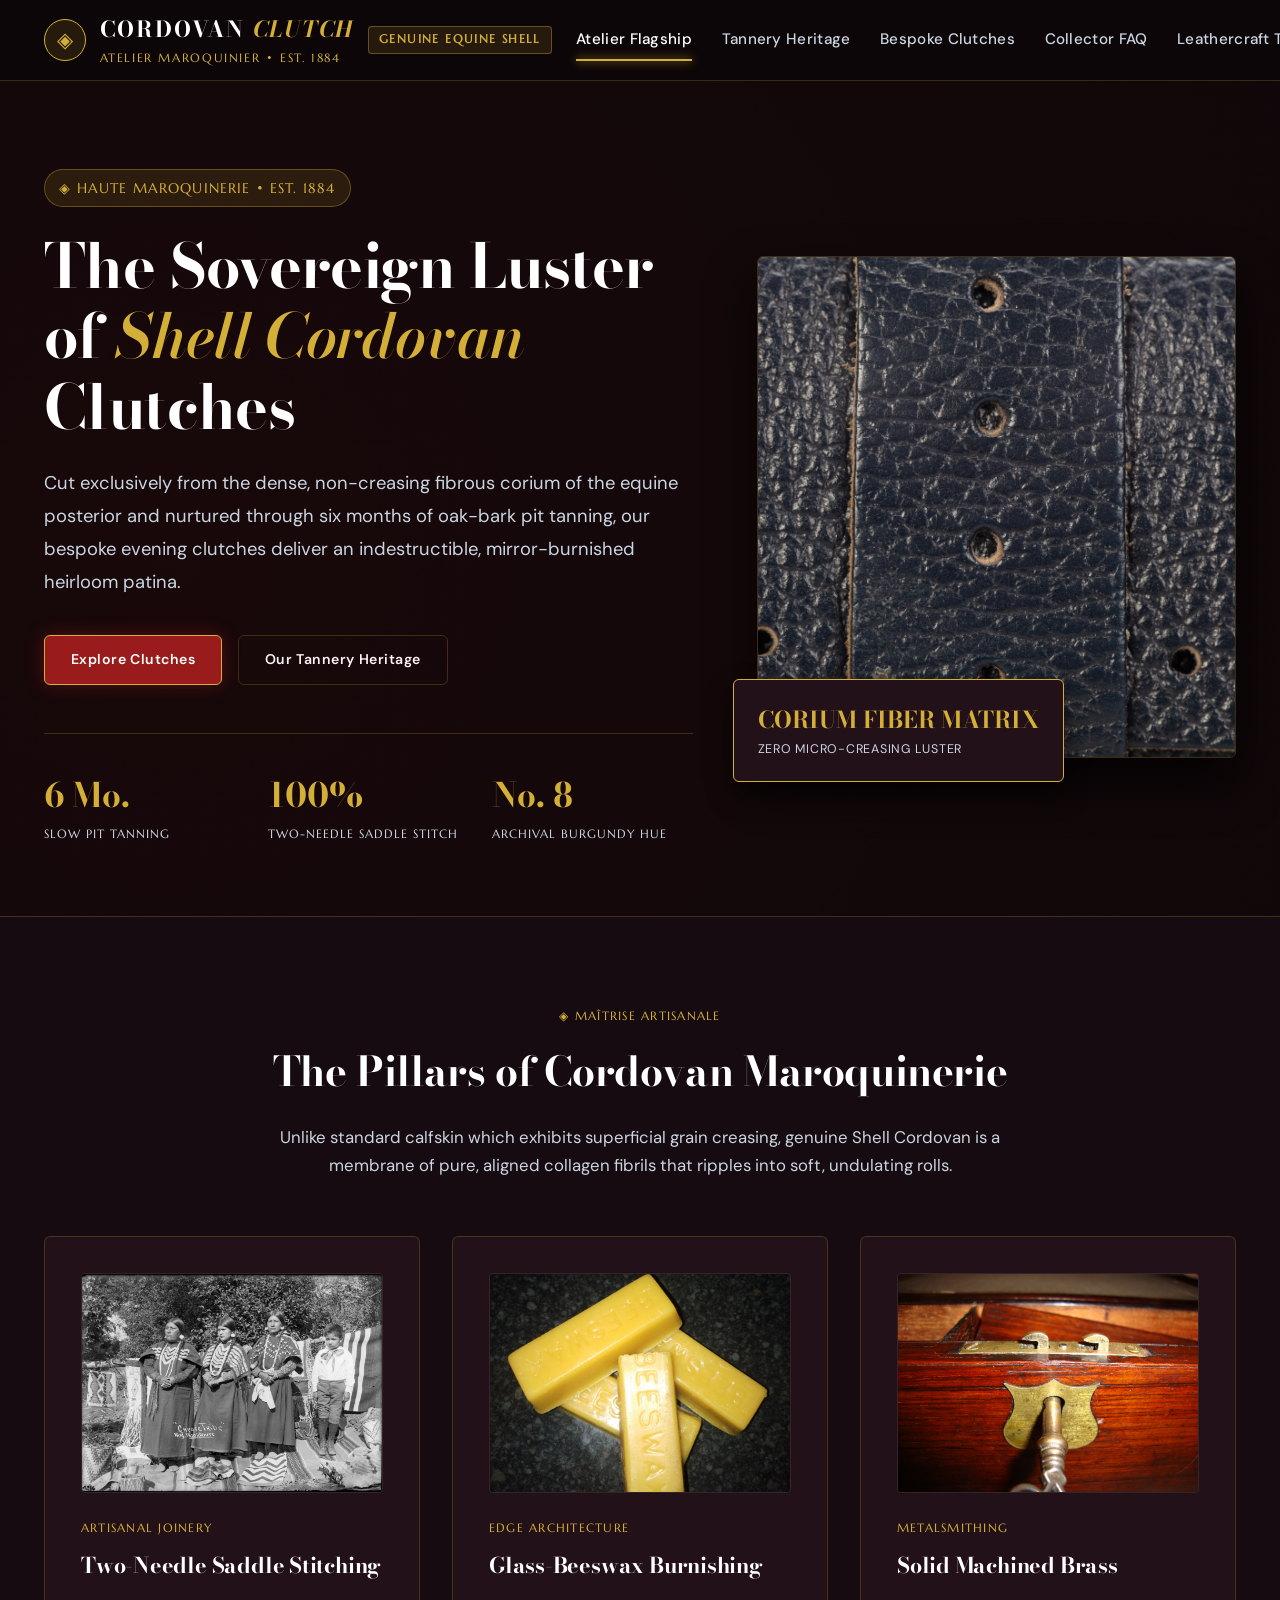
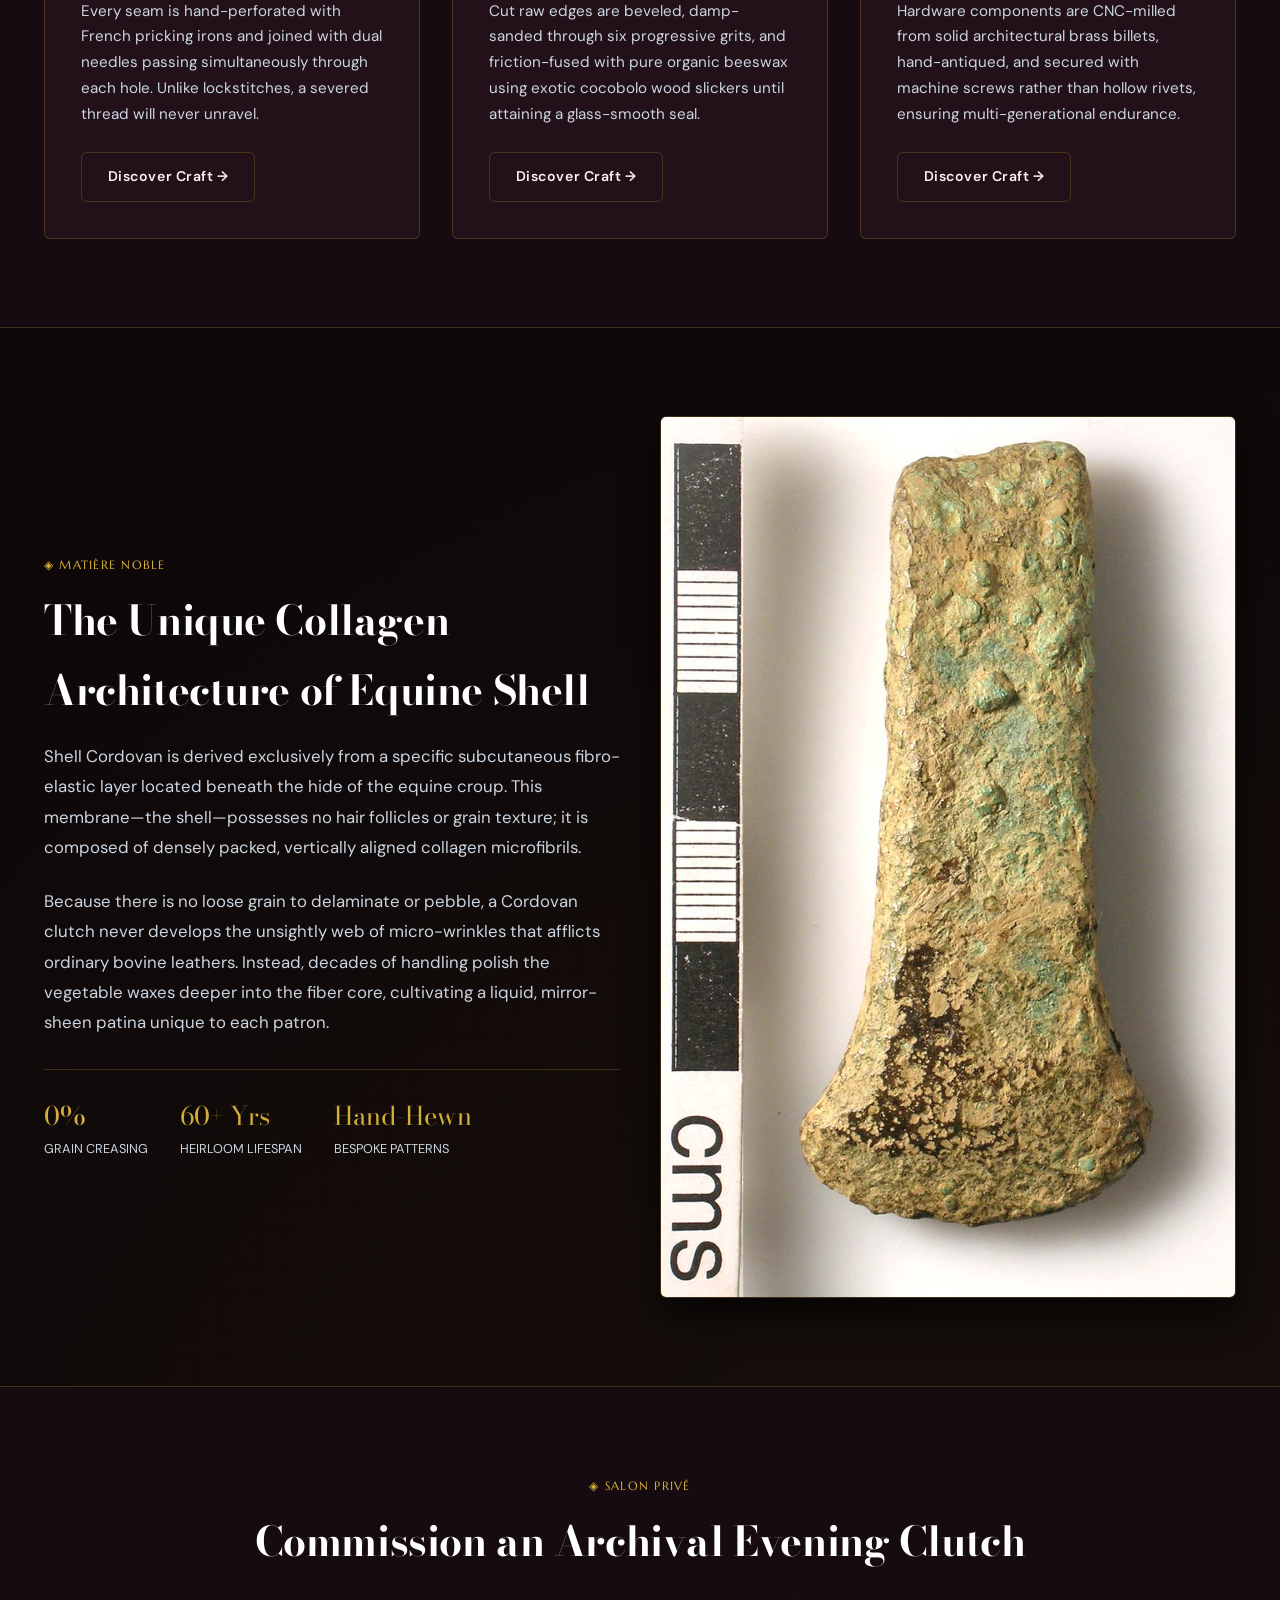
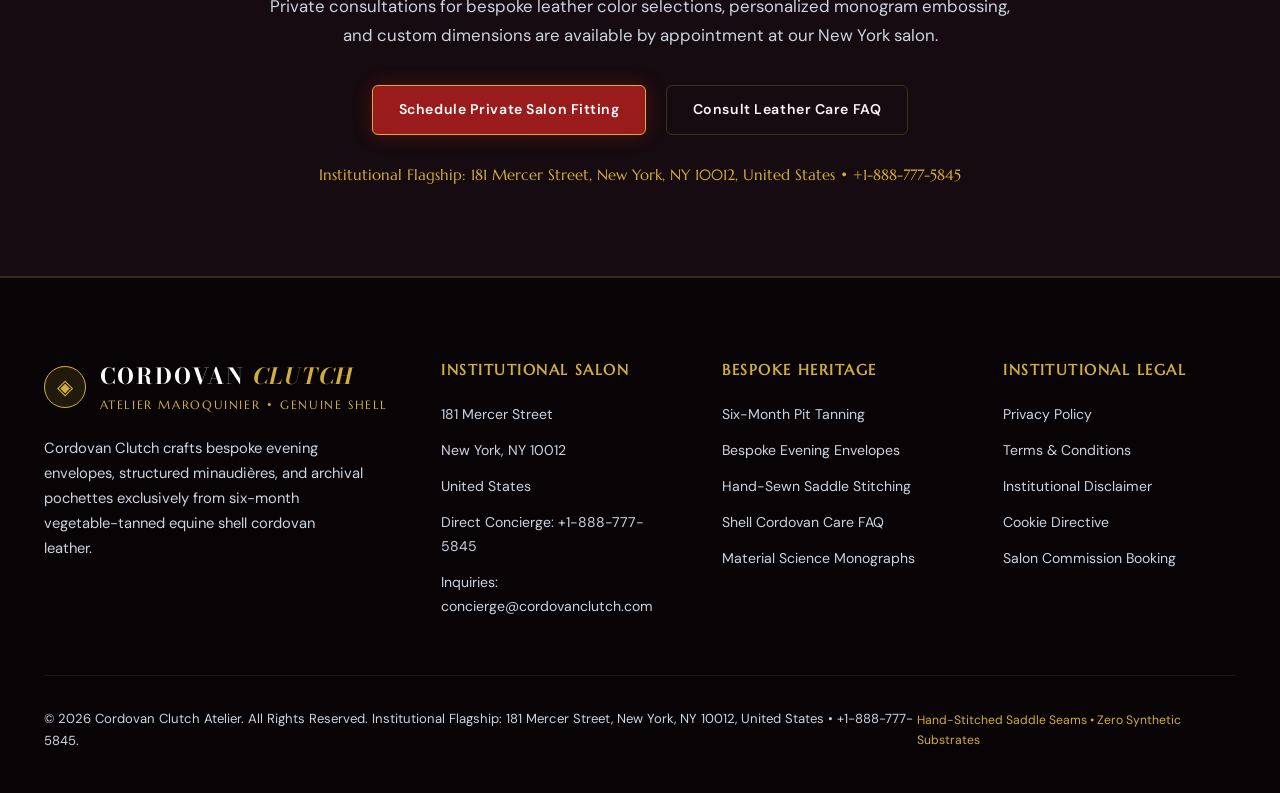
<file: index.html>
<!DOCTYPE html>
<html lang="en">
<head>
    <meta charset="UTF-8">
    <meta name="viewport" content="width=device-width, initial-scale=1.0">
    <title>Cordovan Clutch | Bespoke Shell Cordovan Luxury Handbags &amp; Envelopes</title>
    <meta name="description" content="Discover Cordovan Clutch, the world's preeminent maroquinerie atelier crafting luxury evening clutches from six-month vegetable-tanned equine shell leather.">
    <link rel="canonical" href="https://cordovanclutch.com/index.html">
    <!-- Google tag (gtag.js) -->
<script async src="https://www.googletagmanager.com/gtag/js?id=G-0LY0HY7L01"></script>
<script>
  window.dataLayer = window.dataLayer || [];
  function gtag(){dataLayer.push(arguments);}
  gtag('js', new Date());
  gtag('config', 'G-0LY0HY7L01');
</script>
    <link rel="preconnect" href="https://fonts.googleapis.com">
    <link rel="preconnect" href="https://fonts.gstatic.com" crossorigin>
    <link href="https://fonts.googleapis.com/css2?family=Bodoni+Moda:ital,opsz,wght@0,6..96,600;0,6..96,700;0,6..96,800;1,6..96,600&family=DM+Sans:wght@300;400;500;600;700&family=Marcellus&display=swap" rel="stylesheet">
    <link rel="stylesheet" href="assets/css/style.css">
</head>
<body>
<header class="site-header">
    <div class="container header-inner">
        <a href="index.html" class="brand-logo">
            <div class="brand-crest">&#9672;</div>
            <div class="brand-text-wrap">
                <div class="brand-name">CORDOVAN <span>CLUTCH</span></div>
                <div class="brand-sub">Atelier Maroquinier &bull; Est. 1884</div>
            </div>
            <span class="brand-badge">GENUINE EQUINE SHELL</span>
        </a>
        <nav class="main-nav">
            <a href="index.html" class="nav-link active">Atelier Flagship</a>
            <a href="about.html" class="nav-link ">Tannery Heritage</a>
            <a href="services.html" class="nav-link ">Bespoke Clutches</a>
            <a href="faq.html" class="nav-link ">Collector FAQ</a>
            <a href="blog.html" class="nav-link ">Leathercraft Treatises</a>
        </nav>
        <div class="header-actions">
            <a href="contact.html" class="btn btn-primary">Commission Clutch</a>
            <button class="drawer-toggle" id="drawer-toggle" aria-label="Toggle Menu">&#9776;</button>
        </div>
    </div>
</header>
<div class="mobile-drawer" id="mobile-drawer">
    <a href="index.html">Atelier Flagship</a>
    <a href="about.html">Tannery Heritage</a>
    <a href="services.html">Bespoke Clutches</a>
    <a href="faq.html">Collector FAQ</a>
    <a href="blog.html">Leathercraft Treatises</a>
    <a href="contact.html" style="color: var(--color-brass-gold); font-weight: 600;">Commission Clutch &rarr;</a>
</div>

<main>
    <section class="hero-section">
        <div class="container">
            <div class="hero-grid">
                <div class="hero-content">
                    <div class="hero-tag">&#9672; HAUTE MAROQUINERIE &bull; EST. 1884</div>
                    <h1 class="hero-title">The Sovereign Luster of <span>Shell Cordovan</span> Clutches</h1>
                    <p class="hero-lead">
                        Cut exclusively from the dense, non-creasing fibrous corium of the equine posterior and nurtured through six months of oak-bark pit tanning, our bespoke evening clutches deliver an indestructible, mirror-burnished heirloom patina.
                    </p>
                    <div style="display: flex; gap: 1rem; flex-wrap: wrap;">
                        <a href="services.html" class="btn btn-primary">Explore Clutches</a>
                        <a href="about.html" class="btn btn-outline">Our Tannery Heritage</a>
                    </div>

                    <div class="hero-stats">
                        <div class="stat-item">
                            <div class="stat-number">6 Mo.</div>
                            <div class="stat-label">Slow Pit Tanning</div>
                        </div>
                        <div class="stat-item">
                            <div class="stat-number">100%</div>
                            <div class="stat-label">Two-Needle Saddle Stitch</div>
                        </div>
                        <div class="stat-item">
                            <div class="stat-number">No. 8</div>
                            <div class="stat-label">Archival Burgundy Hue</div>
                        </div>
                    </div>
                </div>

                <div class="hero-media">
                    <div class="hero-image-wrap">
                        <img src="assets/images/cordovan-hero-evening-clutch-burgundy.jpg" alt="Bespoke Shell Cordovan luxury burgundy envelope clutch with hand-burnished glass luster">
                    </div>
                    <div class="hero-badge-overlay">
                        <div class="badge-val">CORIUM FIBER MATRIX</div>
                        <div class="badge-sub">Zero Micro-Creasing Luster</div>
                    </div>
                </div>
            </div>
        </div>
    </section>

    <!-- Atelier Craft Highlights -->
    <section class="section section-alt">
        <div class="container">
            <div class="section-header">
                <div class="card-tag">&#9672; MA&Icirc;TRISE ARTISANALE</div>
                <h2 class="section-title">The Pillars of Cordovan Maroquinerie</h2>
                <p class="section-subtitle">
                    Unlike standard calfskin which exhibits superficial grain creasing, genuine Shell Cordovan is a membrane of pure, aligned collagen fibrils that ripples into soft, undulating rolls.
                </p>
            </div>

            <div class="grid-3">
                <div class="card">
                    <div class="card-img-wrap">
                        <img src="assets/images/cordovan-artisan-saddle-stitching.jpg" alt="Master artisan saddle stitching leather with dual needles and waxed linen thread">
                    </div>
                    <div class="card-tag">Artisanal Joinery</div>
                    <h3 class="card-title">Two-Needle Saddle Stitching</h3>
                    <p class="card-text">
                        Every seam is hand-perforated with French pricking irons and joined with dual needles passing simultaneously through each hole. Unlike lockstitches, a severed thread will never unravel.
                    </p>
                    <a href="services.html" class="btn btn-outline" style="align-self: flex-start;">Discover Craft &rarr;</a>
                </div>

                <div class="card">
                    <div class="card-img-wrap">
                        <img src="assets/images/cordovan-natural-beeswax-block-polish.jpg" alt="Cocobolo wood slicker friction burnishing leather clutch edges">
                    </div>
                    <div class="card-tag">Edge Architecture</div>
                    <h3 class="card-title">Glass-Beeswax Burnishing</h3>
                    <p class="card-text">
                        Cut raw edges are beveled, damp-sanded through six progressive grits, and friction-fused with pure organic beeswax using exotic cocobolo wood slickers until attaining a glass-smooth seal.
                    </p>
                    <a href="services.html" class="btn btn-outline" style="align-self: flex-start;">Discover Craft &rarr;</a>
                </div>

                <div class="card">
                    <div class="card-img-wrap">
                        <img src="assets/images/cordovan-brass-clasp-hardware.jpg" alt="Machined solid antique brass turncock lock clasp on leather clutch">
                    </div>
                    <div class="card-tag">Metalsmithing</div>
                    <h3 class="card-title">Solid Machined Brass</h3>
                    <p class="card-text">
                        Hardware components are CNC-milled from solid architectural brass billets, hand-antiqued, and secured with machine screws rather than hollow rivets, ensuring multi-generational endurance.
                    </p>
                    <a href="services.html" class="btn btn-outline" style="align-self: flex-start;">Discover Craft &rarr;</a>
                </div>
            </div>
        </div>
    </section>

    <!-- Master Showcase Grid -->
    <section class="section">
        <div class="container">
            <div class="grid-2" style="align-items: center;">
                <div>
                    <div class="card-tag">&#9672; MATI&Egrave;RE NOBLE</div>
                    <h2 class="section-title">The Unique Collagen Architecture of Equine Shell</h2>
                    <p style="color: var(--color-text-muted); font-size: 1.05rem; line-height: 1.8; margin-bottom: 1.5rem;">
                        Shell Cordovan is derived exclusively from a specific subcutaneous fibro-elastic layer located beneath the hide of the equine croup. This membrane—the shell—possesses no hair follicles or grain texture; it is composed of densely packed, vertically aligned collagen microfibrils.
                    </p>
                    <p style="color: var(--color-text-muted); font-size: 1.05rem; line-height: 1.8; margin-bottom: 2rem;">
                        Because there is no loose grain to delaminate or pebble, a Cordovan clutch never develops the unsightly web of micro-wrinkles that afflicts ordinary bovine leathers. Instead, decades of handling polish the vegetable waxes deeper into the fiber core, cultivating a liquid, mirror-sheen patina unique to each patron.
                    </p>
                    <div style="display: flex; gap: 2rem; border-top: 1px solid var(--color-border); padding-top: 1.5rem;">
                        <div>
                            <div style="font-family: var(--font-heading); font-size: 1.6rem; color: var(--color-brass-gold);">0%</div>
                            <div style="font-size: 0.8rem; color: var(--color-text-muted); text-transform: uppercase;">Grain Creasing</div>
                        </div>
                        <div>
                            <div style="font-family: var(--font-heading); font-size: 1.6rem; color: var(--color-brass-gold);">60+ Yrs</div>
                            <div style="font-size: 0.8rem; color: var(--color-text-muted); text-transform: uppercase;">Heirloom Lifespan</div>
                        </div>
                        <div>
                            <div style="font-family: var(--font-heading); font-size: 1.6rem; color: var(--color-brass-gold);">Hand-Hewn</div>
                            <div style="font-size: 0.8rem; color: var(--color-text-muted); text-transform: uppercase;">Bespoke Patterns</div>
                        </div>
                    </div>
                </div>

                <div style="position: relative;">
                    <div style="border-radius: var(--radius); overflow: hidden; border: 1px solid var(--color-border); box-shadow: 0 16px 36px rgba(0, 0, 0, 0.7);">
                        <img src="assets/images/cordovan-aged-patina-leather-surface.jpg" alt="Aged Cordovan leather surface showcasing deep undulating patina and mirror luster">
                    </div>
                </div>
            </div>
        </div>
    </section>

    <!-- Commission Invitation Banner -->
    <section class="section section-alt" style="text-align: center;">
        <div class="container" style="max-width: 820px;">
            <div class="card-tag">&#9672; SALON PRIV&Eacute;</div>
            <h2 class="section-title">Commission an Archival Evening Clutch</h2>
            <p class="section-subtitle" style="margin-bottom: 2.25rem;">
                Private consultations for bespoke leather color selections, personalized monogram embossing, and custom dimensions are available by appointment at our New York salon.
            </p>
            <div style="display: flex; justify-content: center; gap: 1.25rem; flex-wrap: wrap;">
                <a href="contact.html" class="btn btn-primary">Schedule Private Salon Fitting</a>
                <a href="faq.html" class="btn btn-outline">Consult Leather Care FAQ</a>
            </div>
            <div style="margin-top: 1.75rem; font-family: var(--font-sub); font-size: 0.92rem; color: var(--color-brass-gold);">
                Institutional Flagship: 181 Mercer Street, New York, NY 10012, United States &bull; +1-888-777-5845
            </div>
        </div>
    </section>
</main>
<footer class="site-footer">
    <div class="container">
        <div class="footer-grid">
            <div class="footer-col">
                <div class="brand-logo" style="margin-bottom: 1.25rem;">
                    <div class="brand-crest">&#9672;</div>
                    <div class="brand-text-wrap">
                        <div class="brand-name">CORDOVAN <span>CLUTCH</span></div>
                        <div class="brand-sub">Atelier Maroquinier &bull; Genuine Shell</div>
                    </div>
                </div>
                <p class="footer-desc">
                    Cordovan Clutch crafts bespoke evening envelopes, structured minaudières, and archival pochettes exclusively from six-month vegetable-tanned equine shell cordovan leather.
                </p>
            </div>
            <div class="footer-col">
                <h4 class="footer-title">Institutional Salon</h4>
                <ul class="footer-links">
                    <li>181 Mercer Street</li>
                    <li>New York, NY 10012</li>
                    <li>United States</li>
                    <li>Direct Concierge: +1-888-777-5845</li>
                    <li>Inquiries: concierge@cordovanclutch.com</li>
                </ul>
            </div>
            <div class="footer-col">
                <h4 class="footer-title">Bespoke Heritage</h4>
                <ul class="footer-links">
                    <li><a href="about.html">Six-Month Pit Tanning</a></li>
                    <li><a href="services.html">Bespoke Evening Envelopes</a></li>
                    <li><a href="services.html">Hand-Sewn Saddle Stitching</a></li>
                    <li><a href="faq.html">Shell Cordovan Care FAQ</a></li>
                    <li><a href="blog.html">Material Science Monographs</a></li>
                </ul>
            </div>
            <div class="footer-col">
                <h4 class="footer-title">Institutional Legal</h4>
                <ul class="footer-links">
                    <li><a href="privacy-policy.html">Privacy Policy</a></li>
                    <li><a href="terms-and-conditions.html">Terms &amp; Conditions</a></li>
                    <li><a href="disclaimer.html">Institutional Disclaimer</a></li>
                    <li><a href="cookie-policy.html">Cookie Directive</a></li>
                    <li><a href="contact.html">Salon Commission Booking</a></li>
                </ul>
            </div>
        </div>
        <div class="footer-bottom">
            <div>&copy; 2026 Cordovan Clutch Atelier. All Rights Reserved. Institutional Flagship: 181 Mercer Street, New York, NY 10012, United States &bull; +1-888-777-5845.</div>
            <div style="font-size: 0.76rem; color: var(--color-brass-gold);">Hand-Stitched Saddle Seams &bull; Zero Synthetic Substrates</div>
        </div>
    </div>
</footer>
<script src="assets/js/main.js"></script>
</file>
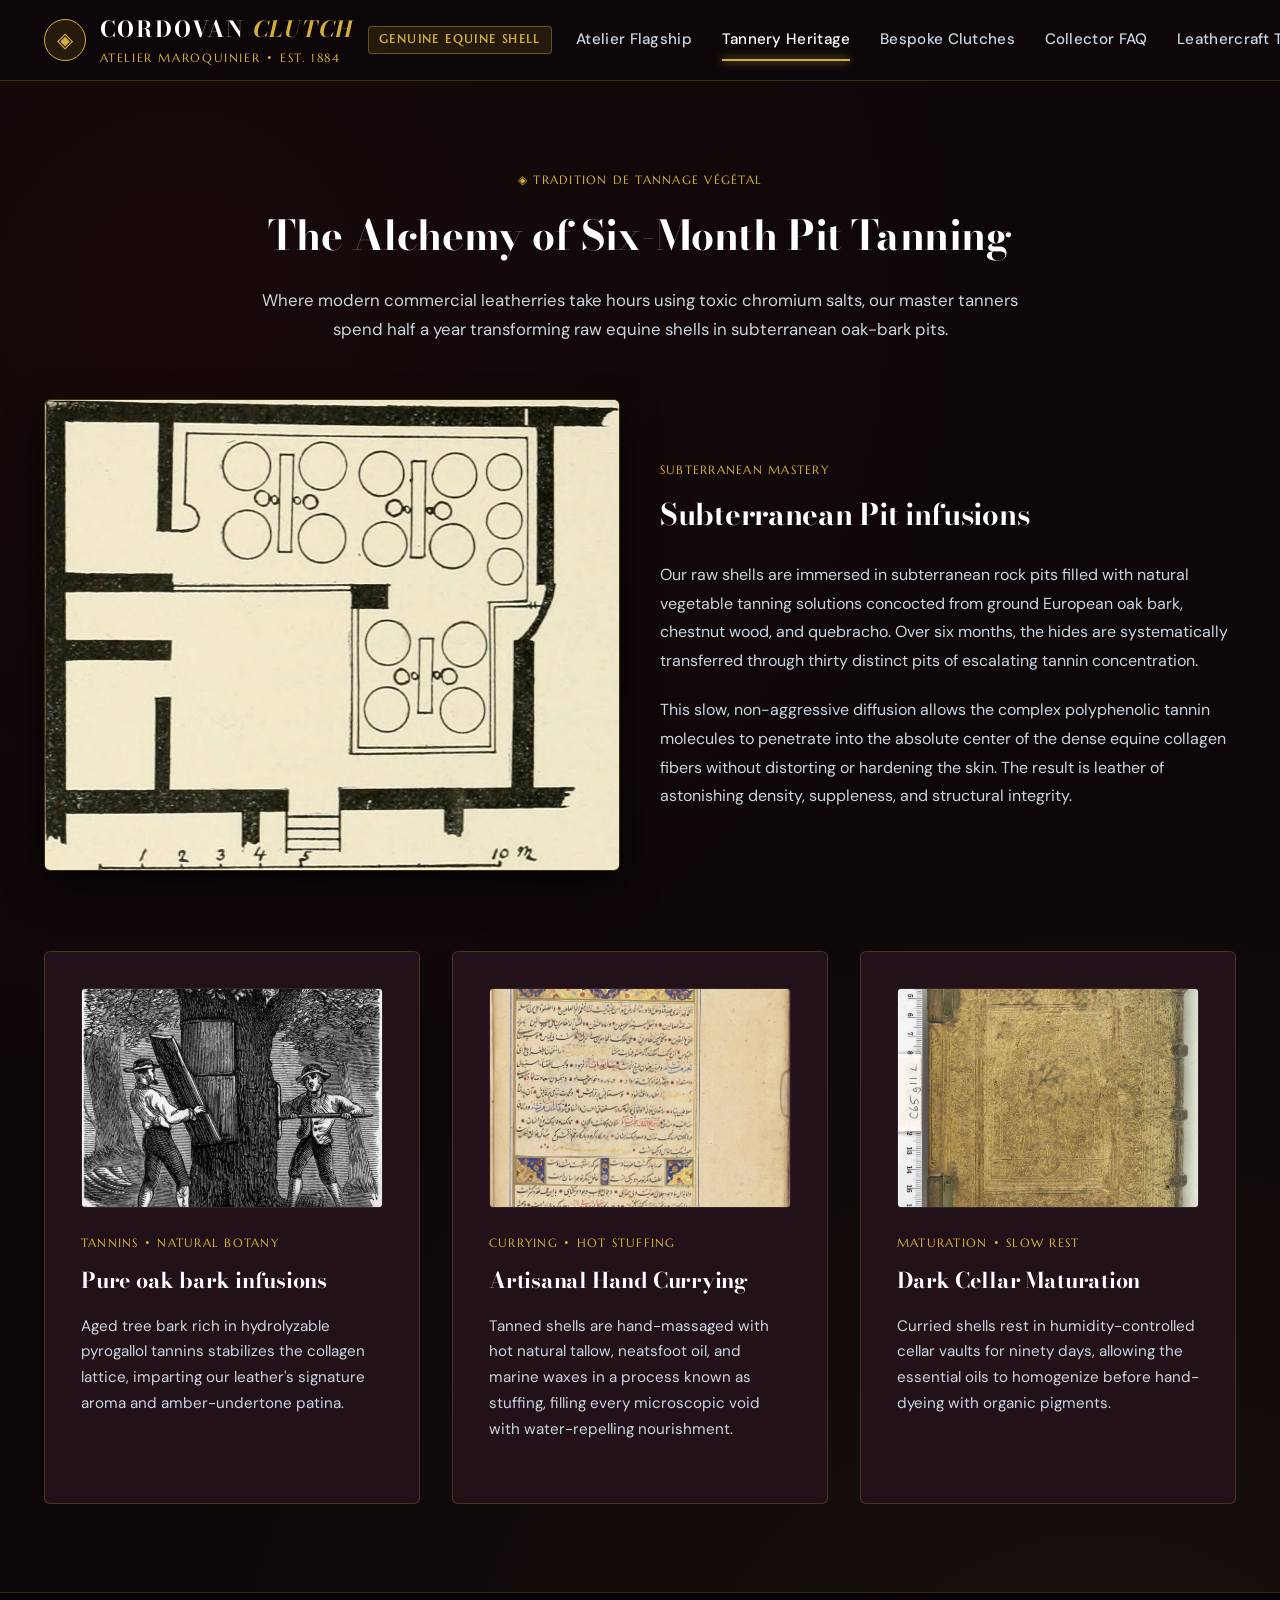
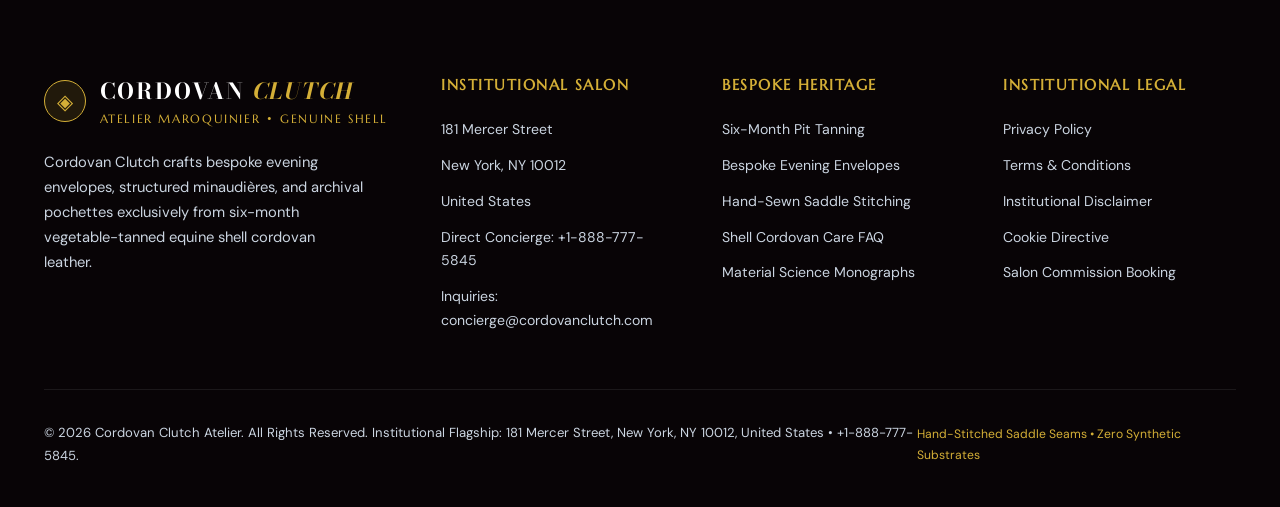
<file: about.html>
<!DOCTYPE html>
<html lang="en">
<head>
    <meta charset="UTF-8">
    <meta name="viewport" content="width=device-width, initial-scale=1.0">
    <title>Tannery Heritage &amp; Leather Philosophy | Cordovan Clutch</title>
    <meta name="description" content="Discover the six-month vegetable pit tanning process, oak bark infusions, and hand-currying traditions of Cordovan Clutch atelier.">
    <link rel="canonical" href="https://cordovanclutch.com/about.html">
    <!-- Google tag (gtag.js) -->
<script async src="https://www.googletagmanager.com/gtag/js?id=G-0LY0HY7L01"></script>
<script>
  window.dataLayer = window.dataLayer || [];
  function gtag(){dataLayer.push(arguments);}
  gtag('js', new Date());
  gtag('config', 'G-0LY0HY7L01');
</script>
    <link rel="preconnect" href="https://fonts.googleapis.com">
    <link rel="preconnect" href="https://fonts.gstatic.com" crossorigin>
    <link href="https://fonts.googleapis.com/css2?family=Bodoni+Moda:ital,opsz,wght@0,6..96,600;0,6..96,700;0,6..96,800;1,6..96,600&family=DM+Sans:wght@300;400;500;600;700&family=Marcellus&display=swap" rel="stylesheet">
    <link rel="stylesheet" href="assets/css/style.css">
</head>
<body>
<header class="site-header">
    <div class="container header-inner">
        <a href="index.html" class="brand-logo">
            <div class="brand-crest">&#9672;</div>
            <div class="brand-text-wrap">
                <div class="brand-name">CORDOVAN <span>CLUTCH</span></div>
                <div class="brand-sub">Atelier Maroquinier &bull; Est. 1884</div>
            </div>
            <span class="brand-badge">GENUINE EQUINE SHELL</span>
        </a>
        <nav class="main-nav">
            <a href="index.html" class="nav-link ">Atelier Flagship</a>
            <a href="about.html" class="nav-link active">Tannery Heritage</a>
            <a href="services.html" class="nav-link ">Bespoke Clutches</a>
            <a href="faq.html" class="nav-link ">Collector FAQ</a>
            <a href="blog.html" class="nav-link ">Leathercraft Treatises</a>
        </nav>
        <div class="header-actions">
            <a href="contact.html" class="btn btn-primary">Commission Clutch</a>
            <button class="drawer-toggle" id="drawer-toggle" aria-label="Toggle Menu">&#9776;</button>
        </div>
    </div>
</header>
<div class="mobile-drawer" id="mobile-drawer">
    <a href="index.html">Atelier Flagship</a>
    <a href="about.html">Tannery Heritage</a>
    <a href="services.html">Bespoke Clutches</a>
    <a href="faq.html">Collector FAQ</a>
    <a href="blog.html">Leathercraft Treatises</a>
    <a href="contact.html" style="color: var(--color-brass-gold); font-weight: 600;">Commission Clutch &rarr;</a>
</div>

<main>
    <section class="section">
        <div class="container">
            <div class="section-header">
                <div class="card-tag">&#9672; TRADITION DE TANNAGE V&Eacute;G&Eacute;TAL</div>
                <h1 class="section-title">The Alchemy of Six-Month Pit Tanning</h1>
                <p class="section-subtitle">
                    Where modern commercial leatherries take hours using toxic chromium salts, our master tanners spend half a year transforming raw equine shells in subterranean oak-bark pits.
                </p>
            </div>

            <div class="grid-2" style="align-items: center; margin-bottom: 5rem;">
                <div style="border-radius: var(--radius); overflow: hidden; border: 1px solid var(--color-border); box-shadow: 0 16px 36px rgba(0, 0, 0, 0.7);">
                    <img src="assets/images/cordovan-tannery-vegetable-tanning-pits.jpg" alt="Traditional subterranean vegetable tanning pits filled with natural oak bark infusions">
                </div>
                <div>
                    <div class="card-tag">Subterranean Mastery</div>
                    <h2 style="font-size: 1.85rem; margin-bottom: 1.25rem;">Subterranean Pit infusions</h2>
                    <p style="color: var(--color-text-muted); line-height: 1.8; margin-bottom: 1.25rem;">
                        Our raw shells are immersed in subterranean rock pits filled with natural vegetable tanning solutions concocted from ground European oak bark, chestnut wood, and quebracho. Over six months, the hides are systematically transferred through thirty distinct pits of escalating tannin concentration.
                    </p>
                    <p style="color: var(--color-text-muted); line-height: 1.8;">
                        This slow, non-aggressive diffusion allows the complex polyphenolic tannin molecules to penetrate into the absolute center of the dense equine collagen fibers without distorting or hardening the skin. The result is leather of astonishing density, suppleness, and structural integrity.
                    </p>
                </div>
            </div>

            <div class="grid-3">
                <div class="card">
                    <div class="card-img-wrap">
                        <img src="assets/images/cordovan-botanical-oak-bark-tannin.jpg" alt="Dried chunks of raw European oak bark used for natural vegetable tanning">
                    </div>
                    <div class="card-tag">Tannins &bull; Natural Botany</div>
                    <h3 class="card-title">Pure oak bark infusions</h3>
                    <p class="card-text">
                        Aged tree bark rich in hydrolyzable pyrogallol tannins stabilizes the collagen lattice, imparting our leather's signature aroma and amber-undertone patina.
                    </p>
                </div>

                <div class="card">
                    <div class="card-img-wrap">
                        <img src="assets/images/cordovan-artisan-hands-conditioning-balm.jpg" alt="Artisan hands hand-currying leather with bespoke hot oil and tallow blend">
                    </div>
                    <div class="card-tag">Currying &bull; Hot Stuffing</div>
                    <h3 class="card-title">Artisanal Hand Currying</h3>
                    <p class="card-text">
                        Tanned shells are hand-massaged with hot natural tallow, neatsfoot oil, and marine waxes in a process known as stuffing, filling every microscopic void with water-repelling nourishment.
                    </p>
                </div>

                <div class="card">
                    <div class="card-img-wrap">
                        <img src="assets/images/cordovan-tanned-leather-rolls-shelf.jpg" alt="Rolled full grain vegetable tanned hides on wooden atelier shelves">
                    </div>
                    <div class="card-tag">Maturation &bull; Slow Rest</div>
                    <h3 class="card-title">Dark Cellar Maturation</h3>
                    <p class="card-text">
                        Curried shells rest in humidity-controlled cellar vaults for ninety days, allowing the essential oils to homogenize before hand-dyeing with organic pigments.
                    </p>
                </div>
            </div>
        </div>
    </section>
</main>
<footer class="site-footer">
    <div class="container">
        <div class="footer-grid">
            <div class="footer-col">
                <div class="brand-logo" style="margin-bottom: 1.25rem;">
                    <div class="brand-crest">&#9672;</div>
                    <div class="brand-text-wrap">
                        <div class="brand-name">CORDOVAN <span>CLUTCH</span></div>
                        <div class="brand-sub">Atelier Maroquinier &bull; Genuine Shell</div>
                    </div>
                </div>
                <p class="footer-desc">
                    Cordovan Clutch crafts bespoke evening envelopes, structured minaudières, and archival pochettes exclusively from six-month vegetable-tanned equine shell cordovan leather.
                </p>
            </div>
            <div class="footer-col">
                <h4 class="footer-title">Institutional Salon</h4>
                <ul class="footer-links">
                    <li>181 Mercer Street</li>
                    <li>New York, NY 10012</li>
                    <li>United States</li>
                    <li>Direct Concierge: +1-888-777-5845</li>
                    <li>Inquiries: concierge@cordovanclutch.com</li>
                </ul>
            </div>
            <div class="footer-col">
                <h4 class="footer-title">Bespoke Heritage</h4>
                <ul class="footer-links">
                    <li><a href="about.html">Six-Month Pit Tanning</a></li>
                    <li><a href="services.html">Bespoke Evening Envelopes</a></li>
                    <li><a href="services.html">Hand-Sewn Saddle Stitching</a></li>
                    <li><a href="faq.html">Shell Cordovan Care FAQ</a></li>
                    <li><a href="blog.html">Material Science Monographs</a></li>
                </ul>
            </div>
            <div class="footer-col">
                <h4 class="footer-title">Institutional Legal</h4>
                <ul class="footer-links">
                    <li><a href="privacy-policy.html">Privacy Policy</a></li>
                    <li><a href="terms-and-conditions.html">Terms &amp; Conditions</a></li>
                    <li><a href="disclaimer.html">Institutional Disclaimer</a></li>
                    <li><a href="cookie-policy.html">Cookie Directive</a></li>
                    <li><a href="contact.html">Salon Commission Booking</a></li>
                </ul>
            </div>
        </div>
        <div class="footer-bottom">
            <div>&copy; 2026 Cordovan Clutch Atelier. All Rights Reserved. Institutional Flagship: 181 Mercer Street, New York, NY 10012, United States &bull; +1-888-777-5845.</div>
            <div style="font-size: 0.76rem; color: var(--color-brass-gold);">Hand-Stitched Saddle Seams &bull; Zero Synthetic Substrates</div>
        </div>
    </div>
</footer>
<script src="assets/js/main.js"></script>
</file>
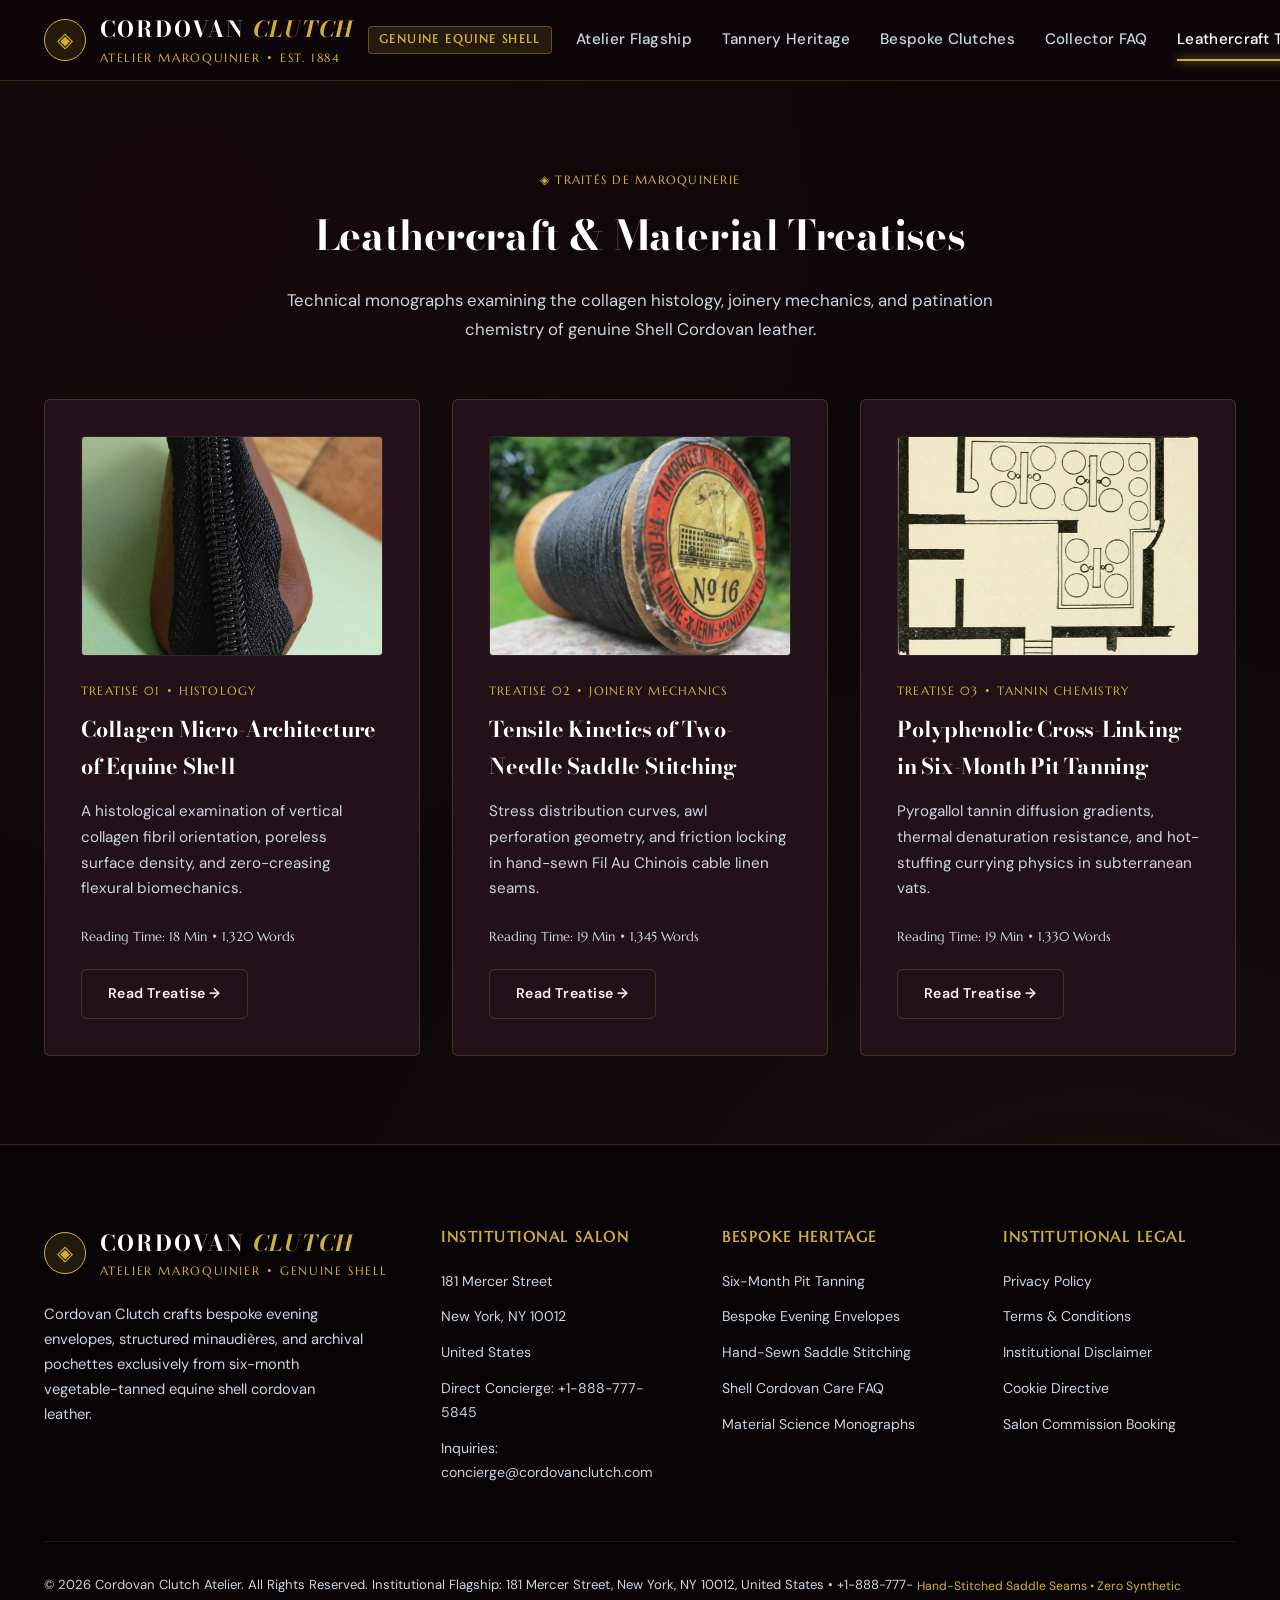
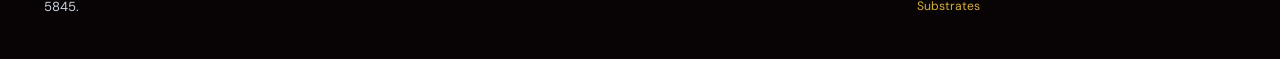
<file: blog.html>
<!DOCTYPE html>
<html lang="en">
<head>
    <meta charset="UTF-8">
    <meta name="viewport" content="width=device-width, initial-scale=1.0">
    <title>Leathercraft Treatises &amp; Material Science | Cordovan Clutch</title>
    <meta name="description" content="Explore master maroquinerie monographs detailing equine corium histology, saddle stitch mechanics, and vegetable tannin polyphenolic chemistry.">
    <link rel="canonical" href="https://cordovanclutch.com/blog.html">
    <!-- Google tag (gtag.js) -->
<script async src="https://www.googletagmanager.com/gtag/js?id=G-0LY0HY7L01"></script>
<script>
  window.dataLayer = window.dataLayer || [];
  function gtag(){dataLayer.push(arguments);}
  gtag('js', new Date());
  gtag('config', 'G-0LY0HY7L01');
</script>
    <link rel="preconnect" href="https://fonts.googleapis.com">
    <link rel="preconnect" href="https://fonts.gstatic.com" crossorigin>
    <link href="https://fonts.googleapis.com/css2?family=Bodoni+Moda:ital,opsz,wght@0,6..96,600;0,6..96,700;0,6..96,800;1,6..96,600&family=DM+Sans:wght@300;400;500;600;700&family=Marcellus&display=swap" rel="stylesheet">
    <link rel="stylesheet" href="assets/css/style.css">
</head>
<body>
<header class="site-header">
    <div class="container header-inner">
        <a href="index.html" class="brand-logo">
            <div class="brand-crest">&#9672;</div>
            <div class="brand-text-wrap">
                <div class="brand-name">CORDOVAN <span>CLUTCH</span></div>
                <div class="brand-sub">Atelier Maroquinier &bull; Est. 1884</div>
            </div>
            <span class="brand-badge">GENUINE EQUINE SHELL</span>
        </a>
        <nav class="main-nav">
            <a href="index.html" class="nav-link ">Atelier Flagship</a>
            <a href="about.html" class="nav-link ">Tannery Heritage</a>
            <a href="services.html" class="nav-link ">Bespoke Clutches</a>
            <a href="faq.html" class="nav-link ">Collector FAQ</a>
            <a href="blog.html" class="nav-link active">Leathercraft Treatises</a>
        </nav>
        <div class="header-actions">
            <a href="contact.html" class="btn btn-primary">Commission Clutch</a>
            <button class="drawer-toggle" id="drawer-toggle" aria-label="Toggle Menu">&#9776;</button>
        </div>
    </div>
</header>
<div class="mobile-drawer" id="mobile-drawer">
    <a href="index.html">Atelier Flagship</a>
    <a href="about.html">Tannery Heritage</a>
    <a href="services.html">Bespoke Clutches</a>
    <a href="faq.html">Collector FAQ</a>
    <a href="blog.html">Leathercraft Treatises</a>
    <a href="contact.html" style="color: var(--color-brass-gold); font-weight: 600;">Commission Clutch &rarr;</a>
</div>

<main>
    <section class="section">
        <div class="container">
            <div class="section-header">
                <div class="card-tag">&#9672; TRAIT&Eacute;S DE MAROQUINERIE</div>
                <h1 class="section-title">Leathercraft &amp; Material Treatises</h1>
                <p class="section-subtitle">
                    Technical monographs examining the collagen histology, joinery mechanics, and patination chemistry of genuine Shell Cordovan leather.
                </p>
            </div>

            <div class="grid-3">
                <div class="card">
                    <div class="card-img-wrap">
                        <img src="assets/images/cordovan-shell-leather-hide-grain.jpg" alt="Dense collagen matrix of Shell Cordovan leather under high magnification">
                    </div>
                    <div class="card-tag">Treatise 01 &bull; Histology</div>
                    <h3 class="card-title">Collagen Micro-Architecture of Equine Shell</h3>
                    <p class="card-text">
                        A histological examination of vertical collagen fibril orientation, poreless surface density, and zero-creasing flexural biomechanics.
                    </p>
                    <div style="font-family: var(--font-sub); font-size: 0.82rem; color: var(--color-text-muted); margin-bottom: 1.25rem;">
                        Reading Time: 18 Min &bull; 1,320 Words
                    </div>
                    <a href="blog/blog-1.html" class="btn btn-outline" style="align-self: flex-start;">Read Treatise &rarr;</a>
                </div>

                <div class="card">
                    <div class="card-img-wrap">
                        <img src="assets/images/cordovan-waxed-linen-thread-spools.jpg" alt="Spools of heritage Fil Au Chinois waxed cable linen thread">
                    </div>
                    <div class="card-tag">Treatise 02 &bull; Joinery Mechanics</div>
                    <h3 class="card-title">Tensile Kinetics of Two-Needle Saddle Stitching</h3>
                    <p class="card-text">
                        Stress distribution curves, awl perforation geometry, and friction locking in hand-sewn Fil Au Chinois cable linen seams.
                    </p>
                    <div style="font-family: var(--font-sub); font-size: 0.82rem; color: var(--color-text-muted); margin-bottom: 1.25rem;">
                        Reading Time: 19 Min &bull; 1,345 Words
                    </div>
                    <a href="blog/blog-2.html" class="btn btn-outline" style="align-self: flex-start;">Read Treatise &rarr;</a>
                </div>

                <div class="card">
                    <div class="card-img-wrap">
                        <img src="assets/images/cordovan-tannery-vegetable-tanning-pits.jpg" alt="Subterranean vegetable pit tanning vats filled with oak bark infusion">
                    </div>
                    <div class="card-tag">Treatise 03 &bull; Tannin Chemistry</div>
                    <h3 class="card-title">Polyphenolic Cross-Linking in Six-Month Pit Tanning</h3>
                    <p class="card-text">
                        Pyrogallol tannin diffusion gradients, thermal denaturation resistance, and hot-stuffing currying physics in subterranean vats.
                    </p>
                    <div style="font-family: var(--font-sub); font-size: 0.82rem; color: var(--color-text-muted); margin-bottom: 1.25rem;">
                        Reading Time: 19 Min &bull; 1,330 Words
                    </div>
                    <a href="blog/blog-3.html" class="btn btn-outline" style="align-self: flex-start;">Read Treatise &rarr;</a>
                </div>
            </div>
        </div>
    </section>
</main>
<footer class="site-footer">
    <div class="container">
        <div class="footer-grid">
            <div class="footer-col">
                <div class="brand-logo" style="margin-bottom: 1.25rem;">
                    <div class="brand-crest">&#9672;</div>
                    <div class="brand-text-wrap">
                        <div class="brand-name">CORDOVAN <span>CLUTCH</span></div>
                        <div class="brand-sub">Atelier Maroquinier &bull; Genuine Shell</div>
                    </div>
                </div>
                <p class="footer-desc">
                    Cordovan Clutch crafts bespoke evening envelopes, structured minaudières, and archival pochettes exclusively from six-month vegetable-tanned equine shell cordovan leather.
                </p>
            </div>
            <div class="footer-col">
                <h4 class="footer-title">Institutional Salon</h4>
                <ul class="footer-links">
                    <li>181 Mercer Street</li>
                    <li>New York, NY 10012</li>
                    <li>United States</li>
                    <li>Direct Concierge: +1-888-777-5845</li>
                    <li>Inquiries: concierge@cordovanclutch.com</li>
                </ul>
            </div>
            <div class="footer-col">
                <h4 class="footer-title">Bespoke Heritage</h4>
                <ul class="footer-links">
                    <li><a href="about.html">Six-Month Pit Tanning</a></li>
                    <li><a href="services.html">Bespoke Evening Envelopes</a></li>
                    <li><a href="services.html">Hand-Sewn Saddle Stitching</a></li>
                    <li><a href="faq.html">Shell Cordovan Care FAQ</a></li>
                    <li><a href="blog.html">Material Science Monographs</a></li>
                </ul>
            </div>
            <div class="footer-col">
                <h4 class="footer-title">Institutional Legal</h4>
                <ul class="footer-links">
                    <li><a href="privacy-policy.html">Privacy Policy</a></li>
                    <li><a href="terms-and-conditions.html">Terms &amp; Conditions</a></li>
                    <li><a href="disclaimer.html">Institutional Disclaimer</a></li>
                    <li><a href="cookie-policy.html">Cookie Directive</a></li>
                    <li><a href="contact.html">Salon Commission Booking</a></li>
                </ul>
            </div>
        </div>
        <div class="footer-bottom">
            <div>&copy; 2026 Cordovan Clutch Atelier. All Rights Reserved. Institutional Flagship: 181 Mercer Street, New York, NY 10012, United States &bull; +1-888-777-5845.</div>
            <div style="font-size: 0.76rem; color: var(--color-brass-gold);">Hand-Stitched Saddle Seams &bull; Zero Synthetic Substrates</div>
        </div>
    </div>
</footer>
<script src="assets/js/main.js"></script>
</file>
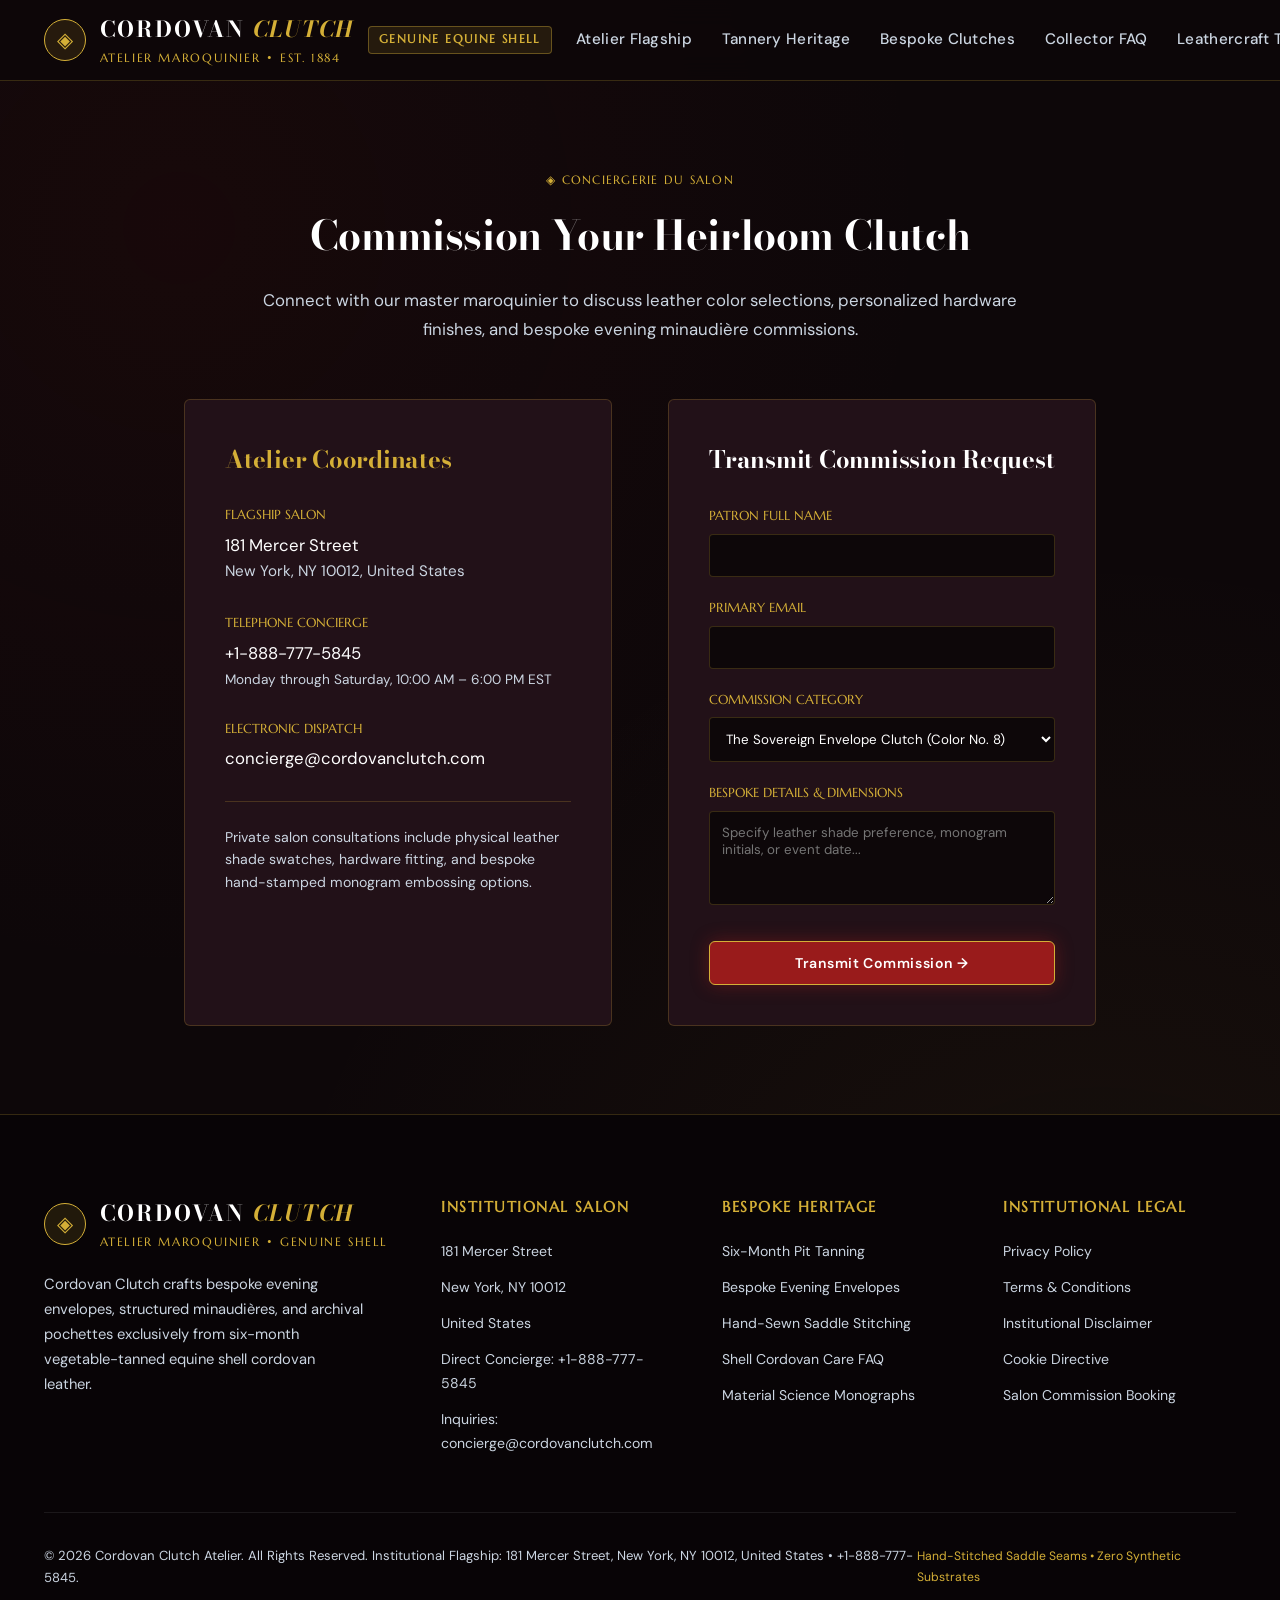
<file: contact.html>
<!DOCTYPE html>
<html lang="en">
<head>
    <meta charset="UTF-8">
    <meta name="viewport" content="width=device-width, initial-scale=1.0">
    <title>Salon Consultation &amp; Commission Inquiries | Cordovan Clutch</title>
    <meta name="description" content="Reserve a private fitting consultation or commission an archival Shell Cordovan evening clutch at our New York atelier.">
    <link rel="canonical" href="https://cordovanclutch.com/contact.html">
    <!-- Google tag (gtag.js) -->
<script async src="https://www.googletagmanager.com/gtag/js?id=G-0LY0HY7L01"></script>
<script>
  window.dataLayer = window.dataLayer || [];
  function gtag(){dataLayer.push(arguments);}
  gtag('js', new Date());
  gtag('config', 'G-0LY0HY7L01');
</script>
    <link rel="preconnect" href="https://fonts.googleapis.com">
    <link rel="preconnect" href="https://fonts.gstatic.com" crossorigin>
    <link href="https://fonts.googleapis.com/css2?family=Bodoni+Moda:ital,opsz,wght@0,6..96,600;0,6..96,700;0,6..96,800;1,6..96,600&family=DM+Sans:wght@300;400;500;600;700&family=Marcellus&display=swap" rel="stylesheet">
    <link rel="stylesheet" href="assets/css/style.css">
</head>
<body>
<header class="site-header">
    <div class="container header-inner">
        <a href="index.html" class="brand-logo">
            <div class="brand-crest">&#9672;</div>
            <div class="brand-text-wrap">
                <div class="brand-name">CORDOVAN <span>CLUTCH</span></div>
                <div class="brand-sub">Atelier Maroquinier &bull; Est. 1884</div>
            </div>
            <span class="brand-badge">GENUINE EQUINE SHELL</span>
        </a>
        <nav class="main-nav">
            <a href="index.html" class="nav-link ">Atelier Flagship</a>
            <a href="about.html" class="nav-link ">Tannery Heritage</a>
            <a href="services.html" class="nav-link ">Bespoke Clutches</a>
            <a href="faq.html" class="nav-link ">Collector FAQ</a>
            <a href="blog.html" class="nav-link ">Leathercraft Treatises</a>
        </nav>
        <div class="header-actions">
            <a href="contact.html" class="btn btn-primary">Commission Clutch</a>
            <button class="drawer-toggle" id="drawer-toggle" aria-label="Toggle Menu">&#9776;</button>
        </div>
    </div>
</header>
<div class="mobile-drawer" id="mobile-drawer">
    <a href="index.html">Atelier Flagship</a>
    <a href="about.html">Tannery Heritage</a>
    <a href="services.html">Bespoke Clutches</a>
    <a href="faq.html">Collector FAQ</a>
    <a href="blog.html">Leathercraft Treatises</a>
    <a href="contact.html" style="color: var(--color-brass-gold); font-weight: 600;">Commission Clutch &rarr;</a>
</div>

<main>
    <section class="section">
        <div class="container" style="max-width: 960px;">
            <div class="section-header">
                <div class="card-tag">&#9672; CONCIERGERIE DU SALON</div>
                <h1 class="section-title">Commission Your Heirloom Clutch</h1>
                <p class="section-subtitle">
                    Connect with our master maroquinier to discuss leather color selections, personalized hardware finishes, and bespoke evening minaudi&egrave;re commissions.
                </p>
            </div>

            <div class="grid-2" style="gap: 3.5rem;">
                <div style="background: var(--color-card); border: 1px solid var(--color-border); border-radius: var(--radius); padding: 2.5rem;">
                    <h3 style="font-size: 1.5rem; margin-bottom: 1.5rem; color: var(--color-brass-gold);">Atelier Coordinates</h3>
                    
                    <div style="margin-bottom: 1.75rem;">
                        <div style="font-family: var(--font-sub); font-size: 0.8rem; color: var(--color-brass-gold); text-transform: uppercase;">Flagship Salon</div>
                        <div style="font-size: 1.05rem; color: #fff; margin-top: 0.25rem;">181 Mercer Street</div>
                        <div style="font-size: 0.95rem; color: var(--color-text-muted);">New York, NY 10012, United States</div>
                    </div>

                    <div style="margin-bottom: 1.75rem;">
                        <div style="font-family: var(--font-sub); font-size: 0.8rem; color: var(--color-brass-gold); text-transform: uppercase;">Telephone Concierge</div>
                        <div style="font-size: 1.05rem; color: #fff; margin-top: 0.25rem;">+1-888-777-5845</div>
                        <div style="font-size: 0.85rem; color: var(--color-text-muted);">Monday through Saturday, 10:00 AM &ndash; 6:00 PM EST</div>
                    </div>

                    <div style="margin-bottom: 1.75rem;">
                        <div style="font-family: var(--font-sub); font-size: 0.8rem; color: var(--color-brass-gold); text-transform: uppercase;">Electronic Dispatch</div>
                        <div style="font-size: 1.05rem; color: #fff; margin-top: 0.25rem;">concierge@cordovanclutch.com</div>
                    </div>

                    <div style="border-top: 1px solid var(--color-border); padding-top: 1.5rem;">
                        <div style="font-size: 0.88rem; color: var(--color-text-muted); line-height: 1.6;">
                            Private salon consultations include physical leather shade swatches, hardware fitting, and bespoke hand-stamped monogram embossing options.
                        </div>
                    </div>
                </div>

                <div style="background: var(--color-card); border: 1px solid var(--color-border); border-radius: var(--radius); padding: 2.5rem;">
                    <h3 style="font-size: 1.5rem; margin-bottom: 1.5rem;">Transmit Commission Request</h3>
                    <form onsubmit="event.preventDefault(); alert('Thank you for your commission inquiry. Our master artisan will contact you within 24 hours to arrange your consultation.');">
                        <div style="margin-bottom: 1.25rem;">
                            <label style="display: block; font-size: 0.82rem; font-family: var(--font-sub); color: var(--color-brass-gold); margin-bottom: 0.4rem;">PATRON FULL NAME</label>
                            <input type="text" required style="width: 100%; padding: 0.75rem; background: #0d0709; border: 1px solid var(--color-border); border-radius: 4px; color: #fff; font-family: inherit;">
                        </div>

                        <div style="margin-bottom: 1.25rem;">
                            <label style="display: block; font-size: 0.82rem; font-family: var(--font-sub); color: var(--color-brass-gold); margin-bottom: 0.4rem;">PRIMARY EMAIL</label>
                            <input type="email" required style="width: 100%; padding: 0.75rem; background: #0d0709; border: 1px solid var(--color-border); border-radius: 4px; color: #fff; font-family: inherit;">
                        </div>

                        <div style="margin-bottom: 1.25rem;">
                            <label style="display: block; font-size: 0.82rem; font-family: var(--font-sub); color: var(--color-brass-gold); margin-bottom: 0.4rem;">COMMISSION CATEGORY</label>
                            <select style="width: 100%; padding: 0.75rem; background: #0d0709; border: 1px solid var(--color-border); border-radius: 4px; color: #fff; font-family: inherit;">
                                <option>The Sovereign Envelope Clutch (Color No. 8)</option>
                                <option>The Gilded Minaudi&egrave;re (Obsidian Black Shell)</option>
                                <option>The Diplomatic Folio Accordion (Dark Cognac)</option>
                                <option>Custom Collector Monogram Consultation</option>
                            </select>
                        </div>

                        <div style="margin-bottom: 1.75rem;">
                            <label style="display: block; font-size: 0.82rem; font-family: var(--font-sub); color: var(--color-brass-gold); margin-bottom: 0.4rem;">BESPOKE DETAILS &amp; DIMENSIONS</label>
                            <textarea rows="4" style="width: 100%; padding: 0.75rem; background: #0d0709; border: 1px solid var(--color-border); border-radius: 4px; color: #fff; font-family: inherit;" placeholder="Specify leather shade preference, monogram initials, or event date..."></textarea>
                        </div>

                        <button type="submit" class="btn btn-primary" style="width: 100%;">Transmit Commission &rarr;</button>
                    </form>
                </div>
            </div>
        </div>
    </section>
</main>
<footer class="site-footer">
    <div class="container">
        <div class="footer-grid">
            <div class="footer-col">
                <div class="brand-logo" style="margin-bottom: 1.25rem;">
                    <div class="brand-crest">&#9672;</div>
                    <div class="brand-text-wrap">
                        <div class="brand-name">CORDOVAN <span>CLUTCH</span></div>
                        <div class="brand-sub">Atelier Maroquinier &bull; Genuine Shell</div>
                    </div>
                </div>
                <p class="footer-desc">
                    Cordovan Clutch crafts bespoke evening envelopes, structured minaudières, and archival pochettes exclusively from six-month vegetable-tanned equine shell cordovan leather.
                </p>
            </div>
            <div class="footer-col">
                <h4 class="footer-title">Institutional Salon</h4>
                <ul class="footer-links">
                    <li>181 Mercer Street</li>
                    <li>New York, NY 10012</li>
                    <li>United States</li>
                    <li>Direct Concierge: +1-888-777-5845</li>
                    <li>Inquiries: concierge@cordovanclutch.com</li>
                </ul>
            </div>
            <div class="footer-col">
                <h4 class="footer-title">Bespoke Heritage</h4>
                <ul class="footer-links">
                    <li><a href="about.html">Six-Month Pit Tanning</a></li>
                    <li><a href="services.html">Bespoke Evening Envelopes</a></li>
                    <li><a href="services.html">Hand-Sewn Saddle Stitching</a></li>
                    <li><a href="faq.html">Shell Cordovan Care FAQ</a></li>
                    <li><a href="blog.html">Material Science Monographs</a></li>
                </ul>
            </div>
            <div class="footer-col">
                <h4 class="footer-title">Institutional Legal</h4>
                <ul class="footer-links">
                    <li><a href="privacy-policy.html">Privacy Policy</a></li>
                    <li><a href="terms-and-conditions.html">Terms &amp; Conditions</a></li>
                    <li><a href="disclaimer.html">Institutional Disclaimer</a></li>
                    <li><a href="cookie-policy.html">Cookie Directive</a></li>
                    <li><a href="contact.html">Salon Commission Booking</a></li>
                </ul>
            </div>
        </div>
        <div class="footer-bottom">
            <div>&copy; 2026 Cordovan Clutch Atelier. All Rights Reserved. Institutional Flagship: 181 Mercer Street, New York, NY 10012, United States &bull; +1-888-777-5845.</div>
            <div style="font-size: 0.76rem; color: var(--color-brass-gold);">Hand-Stitched Saddle Seams &bull; Zero Synthetic Substrates</div>
        </div>
    </div>
</footer>
<script src="assets/js/main.js"></script>
</file>
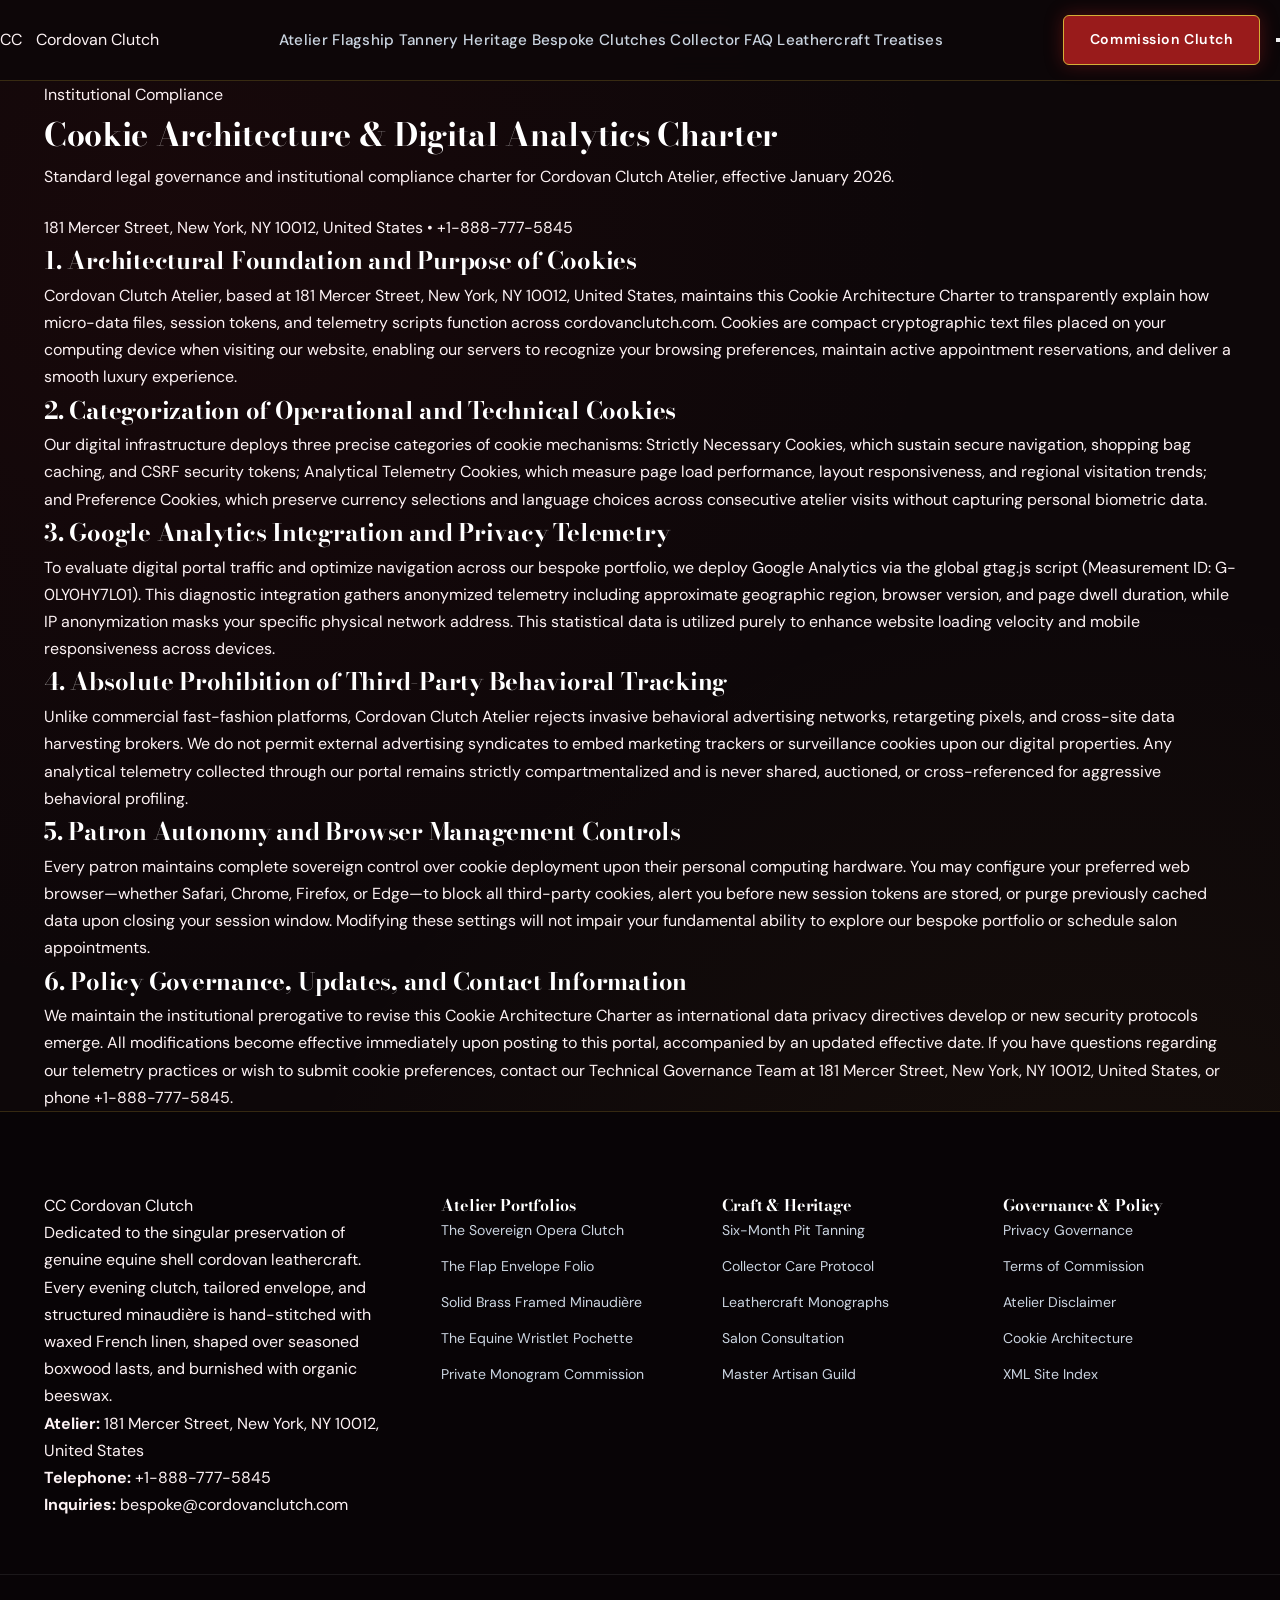
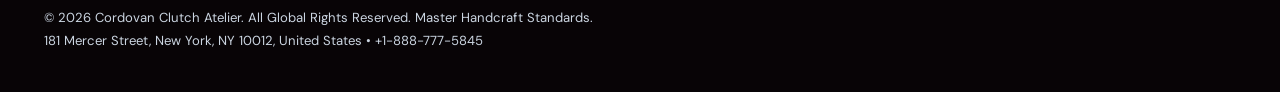
<file: cookie-policy.html>
<!DOCTYPE html>
<html lang="en">
<head>
    <!-- Google tag (gtag.js) -->
    <script async src="https://www.googletagmanager.com/gtag/js?id=G-0LY0HY7L01"></script>
    <script>
      window.dataLayer = window.dataLayer || [];
      function gtag(){dataLayer.push(arguments);}
      gtag('js', new Date());
      gtag('config', 'G-0LY0HY7L01');
    </script>
    <meta charset="UTF-8">
    <meta name="viewport" content="width=device-width, initial-scale=1.0">
    <title>Cookie Architecture & Digital Analytics Charter | Cordovan Clutch Atelier</title>
    <meta name="description" content="Official cookie policy of Cordovan Clutch Atelier detailing technical cookies, cryptographic session tokens, Google Analytics gtag.js integration, and patron privacy controls.">
    <link rel="canonical" href="https://cordovanclutch.com/">
    
    <!-- Open Graph -->
    <meta property="og:title" content="Cookie Architecture & Digital Analytics Charter | Cordovan Clutch Atelier">
    <meta property="og:description" content="Official cookie policy of Cordovan Clutch Atelier detailing technical cookies, cryptographic session tokens, Google Analytics gtag.js integration, and patron privacy controls.">
    <meta property="og:type" content="website">
    <meta property="og:url" content="https://cordovanclutch.com/">
    <meta property="og:image" content="https://cordovanclutch.com/assets/images/cordovan-hero-evening-clutch-burgundy.jpg">

    <!-- Google Fonts -->
    <link rel="preconnect" href="https://fonts.googleapis.com">
    <link rel="preconnect" href="https://fonts.gstatic.com" crossorigin>
    <link href="https://fonts.googleapis.com/css2?family=Bodoni+Moda:ital,opsz,wght@0,6..96,400;0,6..96,700;0,6..96,800;1,6..96,400;1,6..96,700&family=DM+Sans:ital,opsz,wght@0,9..40,300;0,9..40,400;0,9..40,500;0,9..40,600;0,9..40,700;1,9..40,400&family=Marcellus&display=swap" rel="stylesheet">
    
    <link rel="stylesheet" href="assets/css/style.css">
</head>
<body>

    <!-- Header -->
    <header class="site-header">
        <div class="header-inner">
            <a href="index.html" class="brand-logo" aria-label="Cordovan Clutch Atelier Home">
                <span class="logo-emblem">CC</span>
                <span class="logo-text">Cordovan Clutch</span>
            </a>
            <nav class="desktop-nav" aria-label="Main Navigation">
                <a href="index.html" class="nav-link">Atelier Flagship</a>
                <a href="about.html" class="nav-link">Tannery Heritage</a>
                <a href="services.html" class="nav-link">Bespoke Clutches</a>
                <a href="faq.html" class="nav-link">Collector FAQ</a>
                <a href="blog.html" class="nav-link">Leathercraft Treatises</a>
            </nav>
            <div class="header-actions">
                <a href="contact.html" class="btn btn-primary header-cta">Commission Clutch</a>
                <button class="mobile-toggle" id="mobile-toggle" aria-label="Toggle Navigation Menu">
                    <span class="bar"></span>
                    <span class="bar"></span>
                    <span class="bar"></span>
                </button>
            </div>
        </div>
    </header>

    <!-- Mobile Drawer -->
    <div class="mobile-drawer" id="mobile-drawer" aria-label="Mobile Navigation Menu">
        <nav class="mobile-nav">
            <a href="index.html" class="mobile-nav-link">Atelier Flagship</a>
            <a href="about.html" class="mobile-nav-link">Tannery Heritage</a>
            <a href="services.html" class="mobile-nav-link">Bespoke Clutches</a>
            <a href="faq.html" class="mobile-nav-link">Collector FAQ</a>
            <a href="blog.html" class="mobile-nav-link">Leathercraft Treatises</a>
            <a href="contact.html" class="btn btn-primary" style="margin-top: 1.5rem;">Commission Clutch</a>
        </nav>
    </div>

    <main class="main-content">
        <div class="page-masthead">
            <div class="container text-center">
                <span class="category-badge">Institutional Compliance</span>
                <h1 class="page-title">Cookie Architecture & Digital Analytics Charter</h1>
                <p class="page-subtitle">Standard legal governance and institutional compliance charter for Cordovan Clutch Atelier, effective January 2026.</p>
                <div class="institutional-badge" style="margin-top: 1.5rem;">
                    <span>181 Mercer Street, New York, NY 10012, United States</span> &bull; <span>+1-888-777-5845</span>
                </div>
            </div>
        </div>

        <div class="container legal-layout">
            <article class="legal-body">

                <section class="legal-section">
                    <h2>1. Architectural Foundation and Purpose of Cookies</h2>
                    <p>Cordovan Clutch Atelier, based at 181 Mercer Street, New York, NY 10012, United States, maintains this Cookie Architecture Charter to transparently explain how micro-data files, session tokens, and telemetry scripts function across cordovanclutch.com. Cookies are compact cryptographic text files placed on your computing device when visiting our website, enabling our servers to recognize your browsing preferences, maintain active appointment reservations, and deliver a smooth luxury experience.</p>
                </section>
                <section class="legal-section">
                    <h2>2. Categorization of Operational and Technical Cookies</h2>
                    <p>Our digital infrastructure deploys three precise categories of cookie mechanisms: Strictly Necessary Cookies, which sustain secure navigation, shopping bag caching, and CSRF security tokens; Analytical Telemetry Cookies, which measure page load performance, layout responsiveness, and regional visitation trends; and Preference Cookies, which preserve currency selections and language choices across consecutive atelier visits without capturing personal biometric data.</p>
                </section>
                <section class="legal-section">
                    <h2>3. Google Analytics Integration and Privacy Telemetry</h2>
                    <p>To evaluate digital portal traffic and optimize navigation across our bespoke portfolio, we deploy Google Analytics via the global gtag.js script (Measurement ID: G-0LY0HY7L01). This diagnostic integration gathers anonymized telemetry including approximate geographic region, browser version, and page dwell duration, while IP anonymization masks your specific physical network address. This statistical data is utilized purely to enhance website loading velocity and mobile responsiveness across devices.</p>
                </section>
                <section class="legal-section">
                    <h2>4. Absolute Prohibition of Third-Party Behavioral Tracking</h2>
                    <p>Unlike commercial fast-fashion platforms, Cordovan Clutch Atelier rejects invasive behavioral advertising networks, retargeting pixels, and cross-site data harvesting brokers. We do not permit external advertising syndicates to embed marketing trackers or surveillance cookies upon our digital properties. Any analytical telemetry collected through our portal remains strictly compartmentalized and is never shared, auctioned, or cross-referenced for aggressive behavioral profiling.</p>
                </section>
                <section class="legal-section">
                    <h2>5. Patron Autonomy and Browser Management Controls</h2>
                    <p>Every patron maintains complete sovereign control over cookie deployment upon their personal computing hardware. You may configure your preferred web browser—whether Safari, Chrome, Firefox, or Edge—to block all third-party cookies, alert you before new session tokens are stored, or purge previously cached data upon closing your session window. Modifying these settings will not impair your fundamental ability to explore our bespoke portfolio or schedule salon appointments.</p>
                </section>
                <section class="legal-section">
                    <h2>6. Policy Governance, Updates, and Contact Information</h2>
                    <p>We maintain the institutional prerogative to revise this Cookie Architecture Charter as international data privacy directives develop or new security protocols emerge. All modifications become effective immediately upon posting to this portal, accompanied by an updated effective date. If you have questions regarding our telemetry practices or wish to submit cookie preferences, contact our Technical Governance Team at 181 Mercer Street, New York, NY 10012, United States, or phone +1-888-777-5845.</p>
                </section>
            </article>
        </div>
    </main>

    <!-- Site Footer -->
    <footer class="site-footer">
        <div class="container footer-grid">
            <div class="footer-col brand-col">
                <a href="index.html" class="footer-logo">
                    <span class="logo-emblem">CC</span>
                    <span class="logo-text">Cordovan Clutch</span>
                </a>
                <p class="footer-bio">
                    Dedicated to the singular preservation of genuine equine shell cordovan leathercraft. Every evening clutch, tailored envelope, and structured minaudière is hand-stitched with waxed French linen, shaped over seasoned boxwood lasts, and burnished with organic beeswax.
                </p>
                <div class="footer-contact-details">
                    <p class="contact-line"><strong>Atelier:</strong> 181 Mercer Street, New York, NY 10012, United States</p>
                    <p class="contact-line"><strong>Telephone:</strong> +1-888-777-5845</p>
                    <p class="contact-line"><strong>Inquiries:</strong> bespoke@cordovanclutch.com</p>
                </div>
            </div>

            <div class="footer-col">
                <h4 class="footer-heading">Atelier Portfolios</h4>
                <ul class="footer-links">
                    <li><a href="services.html#opera-clutch">The Sovereign Opera Clutch</a></li>
                    <li><a href="services.html#flap-envelope">The Flap Envelope Folio</a></li>
                    <li><a href="services.html#minaudiere">Solid Brass Framed Minaudière</a></li>
                    <li><a href="services.html#wristlet">The Equine Wristlet Pochette</a></li>
                    <li><a href="services.html#bespoke">Private Monogram Commission</a></li>
                </ul>
            </div>

            <div class="footer-col">
                <h4 class="footer-heading">Craft & Heritage</h4>
                <ul class="footer-links">
                    <li><a href="about.html">Six-Month Pit Tanning</a></li>
                    <li><a href="faq.html">Collector Care Protocol</a></li>
                    <li><a href="blog.html">Leathercraft Monographs</a></li>
                    <li><a href="contact.html">Salon Consultation</a></li>
                    <li><a href="about.html#master-craftsman">Master Artisan Guild</a></li>
                </ul>
            </div>

            <div class="footer-col">
                <h4 class="footer-heading">Governance & Policy</h4>
                <ul class="footer-links">
                    <li><a href="privacy-policy.html">Privacy Governance</a></li>
                    <li><a href="terms-and-conditions.html">Terms of Commission</a></li>
                    <li><a href="disclaimer.html">Atelier Disclaimer</a></li>
                    <li><a href="cookie-policy.html">Cookie Architecture</a></li>
                    <li><a href="sitemap.xml">XML Site Index</a></li>
                </ul>
            </div>
        </div>

        <div class="footer-bottom">
            <div class="container footer-bottom-inner">
                <p>&copy; 2026 Cordovan Clutch Atelier. All Global Rights Reserved. Master Handcraft Standards.</p>
                <div class="institutional-badge">
                    <span>181 Mercer Street, New York, NY 10012, United States</span> &bull; <span>+1-888-777-5845</span>
                </div>
            </div>
        </div>
    </footer>

    <script src="assets/js/main.js"></script>
</body>
</html>
</file>
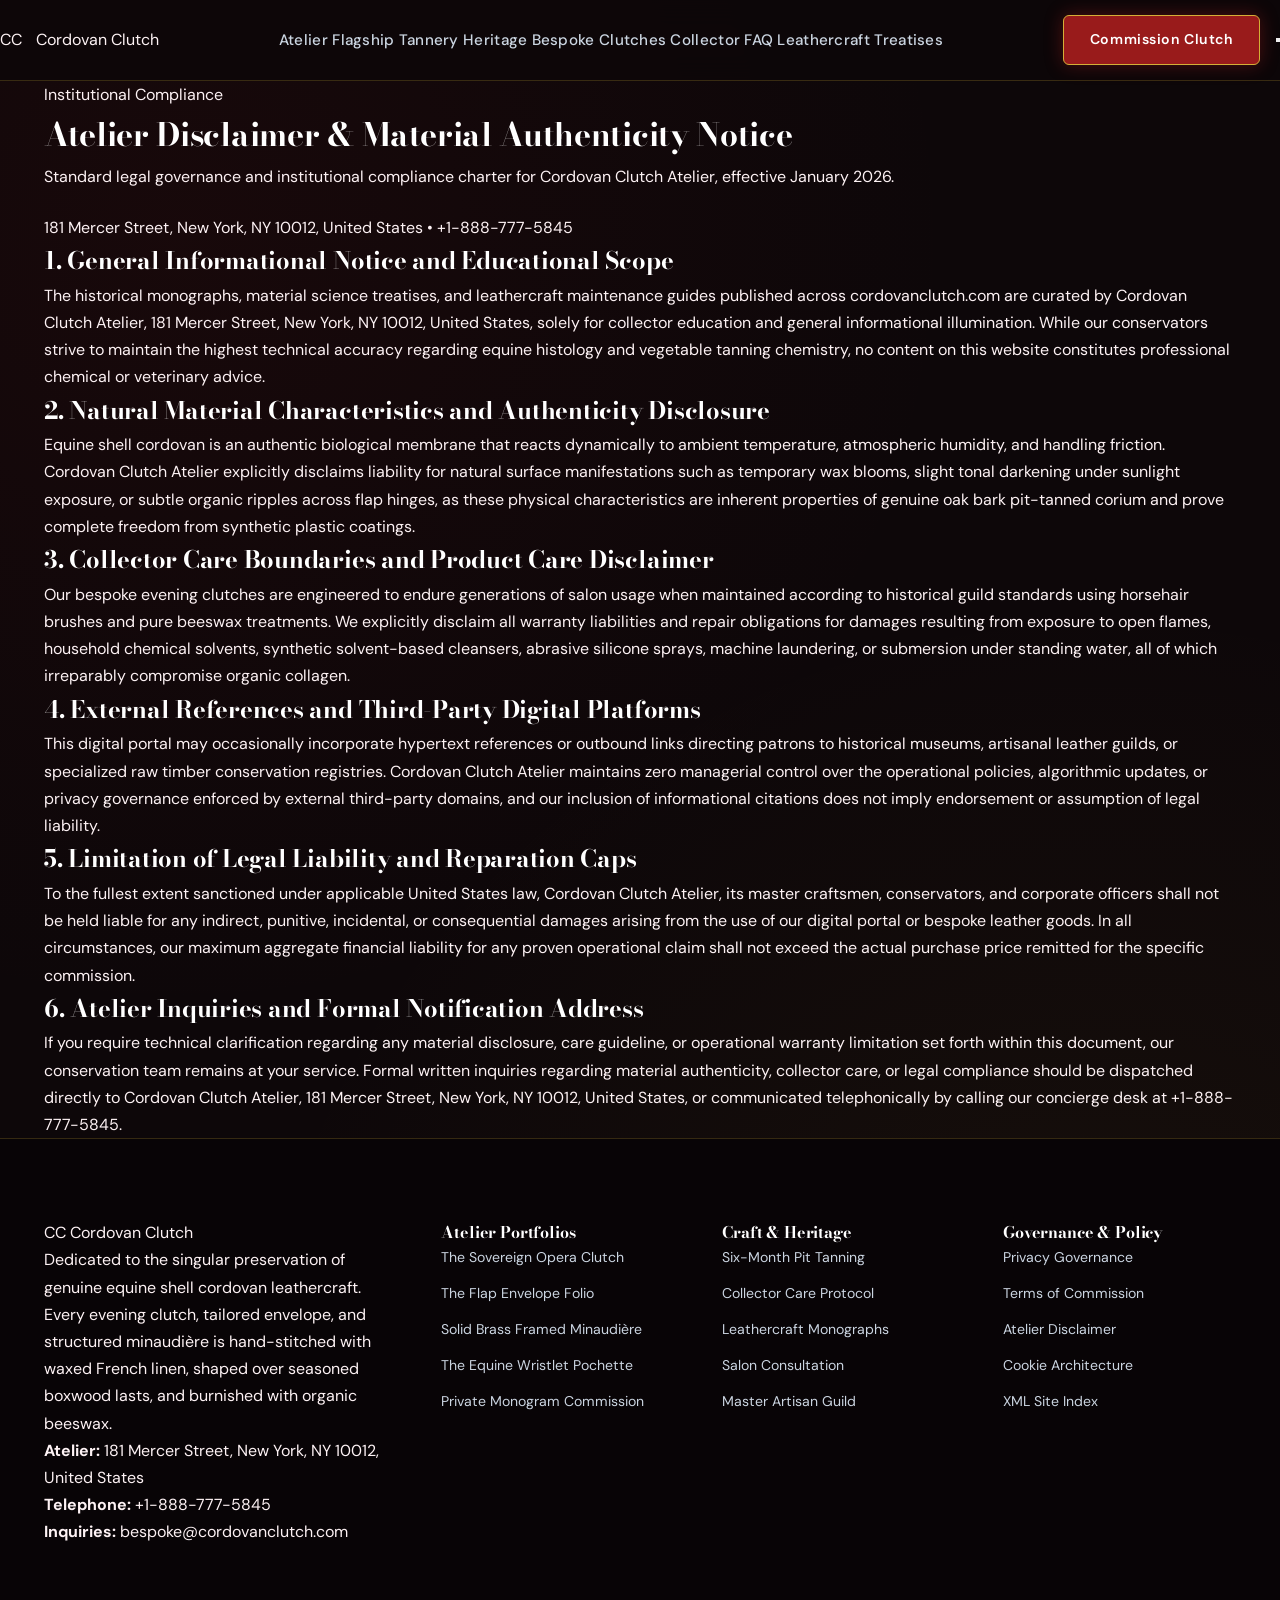
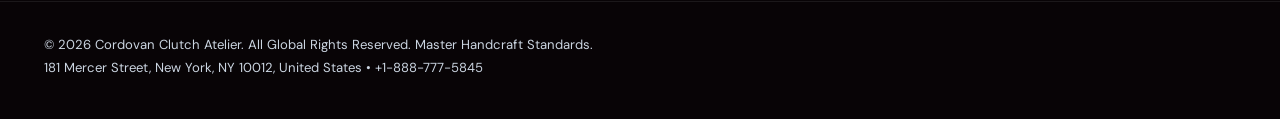
<file: disclaimer.html>
<!DOCTYPE html>
<html lang="en">
<head>
    <!-- Google tag (gtag.js) -->
    <script async src="https://www.googletagmanager.com/gtag/js?id=G-0LY0HY7L01"></script>
    <script>
      window.dataLayer = window.dataLayer || [];
      function gtag(){dataLayer.push(arguments);}
      gtag('js', new Date());
      gtag('config', 'G-0LY0HY7L01');
    </script>
    <meta charset="UTF-8">
    <meta name="viewport" content="width=device-width, initial-scale=1.0">
    <title>Atelier Disclaimer & Material Authenticity Notice | Cordovan Clutch Atelier</title>
    <meta name="description" content="Official atelier disclaimer detailing natural organic leather variations, collector care boundaries, thermal tolerances, and intellectual property usage limits.">
    <link rel="canonical" href="https://cordovanclutch.com/">
    
    <!-- Open Graph -->
    <meta property="og:title" content="Atelier Disclaimer & Material Authenticity Notice | Cordovan Clutch Atelier">
    <meta property="og:description" content="Official atelier disclaimer detailing natural organic leather variations, collector care boundaries, thermal tolerances, and intellectual property usage limits.">
    <meta property="og:type" content="website">
    <meta property="og:url" content="https://cordovanclutch.com/">
    <meta property="og:image" content="https://cordovanclutch.com/assets/images/cordovan-hero-evening-clutch-burgundy.jpg">

    <!-- Google Fonts -->
    <link rel="preconnect" href="https://fonts.googleapis.com">
    <link rel="preconnect" href="https://fonts.gstatic.com" crossorigin>
    <link href="https://fonts.googleapis.com/css2?family=Bodoni+Moda:ital,opsz,wght@0,6..96,400;0,6..96,700;0,6..96,800;1,6..96,400;1,6..96,700&family=DM+Sans:ital,opsz,wght@0,9..40,300;0,9..40,400;0,9..40,500;0,9..40,600;0,9..40,700;1,9..40,400&family=Marcellus&display=swap" rel="stylesheet">
    
    <link rel="stylesheet" href="assets/css/style.css">
</head>
<body>

    <!-- Header -->
    <header class="site-header">
        <div class="header-inner">
            <a href="index.html" class="brand-logo" aria-label="Cordovan Clutch Atelier Home">
                <span class="logo-emblem">CC</span>
                <span class="logo-text">Cordovan Clutch</span>
            </a>
            <nav class="desktop-nav" aria-label="Main Navigation">
                <a href="index.html" class="nav-link">Atelier Flagship</a>
                <a href="about.html" class="nav-link">Tannery Heritage</a>
                <a href="services.html" class="nav-link">Bespoke Clutches</a>
                <a href="faq.html" class="nav-link">Collector FAQ</a>
                <a href="blog.html" class="nav-link">Leathercraft Treatises</a>
            </nav>
            <div class="header-actions">
                <a href="contact.html" class="btn btn-primary header-cta">Commission Clutch</a>
                <button class="mobile-toggle" id="mobile-toggle" aria-label="Toggle Navigation Menu">
                    <span class="bar"></span>
                    <span class="bar"></span>
                    <span class="bar"></span>
                </button>
            </div>
        </div>
    </header>

    <!-- Mobile Drawer -->
    <div class="mobile-drawer" id="mobile-drawer" aria-label="Mobile Navigation Menu">
        <nav class="mobile-nav">
            <a href="index.html" class="mobile-nav-link">Atelier Flagship</a>
            <a href="about.html" class="mobile-nav-link">Tannery Heritage</a>
            <a href="services.html" class="mobile-nav-link">Bespoke Clutches</a>
            <a href="faq.html" class="mobile-nav-link">Collector FAQ</a>
            <a href="blog.html" class="mobile-nav-link">Leathercraft Treatises</a>
            <a href="contact.html" class="btn btn-primary" style="margin-top: 1.5rem;">Commission Clutch</a>
        </nav>
    </div>

    <main class="main-content">
        <div class="page-masthead">
            <div class="container text-center">
                <span class="category-badge">Institutional Compliance</span>
                <h1 class="page-title">Atelier Disclaimer & Material Authenticity Notice</h1>
                <p class="page-subtitle">Standard legal governance and institutional compliance charter for Cordovan Clutch Atelier, effective January 2026.</p>
                <div class="institutional-badge" style="margin-top: 1.5rem;">
                    <span>181 Mercer Street, New York, NY 10012, United States</span> &bull; <span>+1-888-777-5845</span>
                </div>
            </div>
        </div>

        <div class="container legal-layout">
            <article class="legal-body">

                <section class="legal-section">
                    <h2>1. General Informational Notice and Educational Scope</h2>
                    <p>The historical monographs, material science treatises, and leathercraft maintenance guides published across cordovanclutch.com are curated by Cordovan Clutch Atelier, 181 Mercer Street, New York, NY 10012, United States, solely for collector education and general informational illumination. While our conservators strive to maintain the highest technical accuracy regarding equine histology and vegetable tanning chemistry, no content on this website constitutes professional chemical or veterinary advice.</p>
                </section>
                <section class="legal-section">
                    <h2>2. Natural Material Characteristics and Authenticity Disclosure</h2>
                    <p>Equine shell cordovan is an authentic biological membrane that reacts dynamically to ambient temperature, atmospheric humidity, and handling friction. Cordovan Clutch Atelier explicitly disclaims liability for natural surface manifestations such as temporary wax blooms, slight tonal darkening under sunlight exposure, or subtle organic ripples across flap hinges, as these physical characteristics are inherent properties of genuine oak bark pit-tanned corium and prove complete freedom from synthetic plastic coatings.</p>
                </section>
                <section class="legal-section">
                    <h2>3. Collector Care Boundaries and Product Care Disclaimer</h2>
                    <p>Our bespoke evening clutches are engineered to endure generations of salon usage when maintained according to historical guild standards using horsehair brushes and pure beeswax treatments. We explicitly disclaim all warranty liabilities and repair obligations for damages resulting from exposure to open flames, household chemical solvents, synthetic solvent-based cleansers, abrasive silicone sprays, machine laundering, or submersion under standing water, all of which irreparably compromise organic collagen.</p>
                </section>
                <section class="legal-section">
                    <h2>4. External References and Third-Party Digital Platforms</h2>
                    <p>This digital portal may occasionally incorporate hypertext references or outbound links directing patrons to historical museums, artisanal leather guilds, or specialized raw timber conservation registries. Cordovan Clutch Atelier maintains zero managerial control over the operational policies, algorithmic updates, or privacy governance enforced by external third-party domains, and our inclusion of informational citations does not imply endorsement or assumption of legal liability.</p>
                </section>
                <section class="legal-section">
                    <h2>5. Limitation of Legal Liability and Reparation Caps</h2>
                    <p>To the fullest extent sanctioned under applicable United States law, Cordovan Clutch Atelier, its master craftsmen, conservators, and corporate officers shall not be held liable for any indirect, punitive, incidental, or consequential damages arising from the use of our digital portal or bespoke leather goods. In all circumstances, our maximum aggregate financial liability for any proven operational claim shall not exceed the actual purchase price remitted for the specific commission.</p>
                </section>
                <section class="legal-section">
                    <h2>6. Atelier Inquiries and Formal Notification Address</h2>
                    <p>If you require technical clarification regarding any material disclosure, care guideline, or operational warranty limitation set forth within this document, our conservation team remains at your service. Formal written inquiries regarding material authenticity, collector care, or legal compliance should be dispatched directly to Cordovan Clutch Atelier, 181 Mercer Street, New York, NY 10012, United States, or communicated telephonically by calling our concierge desk at +1-888-777-5845.</p>
                </section>
            </article>
        </div>
    </main>

    <!-- Site Footer -->
    <footer class="site-footer">
        <div class="container footer-grid">
            <div class="footer-col brand-col">
                <a href="index.html" class="footer-logo">
                    <span class="logo-emblem">CC</span>
                    <span class="logo-text">Cordovan Clutch</span>
                </a>
                <p class="footer-bio">
                    Dedicated to the singular preservation of genuine equine shell cordovan leathercraft. Every evening clutch, tailored envelope, and structured minaudière is hand-stitched with waxed French linen, shaped over seasoned boxwood lasts, and burnished with organic beeswax.
                </p>
                <div class="footer-contact-details">
                    <p class="contact-line"><strong>Atelier:</strong> 181 Mercer Street, New York, NY 10012, United States</p>
                    <p class="contact-line"><strong>Telephone:</strong> +1-888-777-5845</p>
                    <p class="contact-line"><strong>Inquiries:</strong> bespoke@cordovanclutch.com</p>
                </div>
            </div>

            <div class="footer-col">
                <h4 class="footer-heading">Atelier Portfolios</h4>
                <ul class="footer-links">
                    <li><a href="services.html#opera-clutch">The Sovereign Opera Clutch</a></li>
                    <li><a href="services.html#flap-envelope">The Flap Envelope Folio</a></li>
                    <li><a href="services.html#minaudiere">Solid Brass Framed Minaudière</a></li>
                    <li><a href="services.html#wristlet">The Equine Wristlet Pochette</a></li>
                    <li><a href="services.html#bespoke">Private Monogram Commission</a></li>
                </ul>
            </div>

            <div class="footer-col">
                <h4 class="footer-heading">Craft & Heritage</h4>
                <ul class="footer-links">
                    <li><a href="about.html">Six-Month Pit Tanning</a></li>
                    <li><a href="faq.html">Collector Care Protocol</a></li>
                    <li><a href="blog.html">Leathercraft Monographs</a></li>
                    <li><a href="contact.html">Salon Consultation</a></li>
                    <li><a href="about.html#master-craftsman">Master Artisan Guild</a></li>
                </ul>
            </div>

            <div class="footer-col">
                <h4 class="footer-heading">Governance & Policy</h4>
                <ul class="footer-links">
                    <li><a href="privacy-policy.html">Privacy Governance</a></li>
                    <li><a href="terms-and-conditions.html">Terms of Commission</a></li>
                    <li><a href="disclaimer.html">Atelier Disclaimer</a></li>
                    <li><a href="cookie-policy.html">Cookie Architecture</a></li>
                    <li><a href="sitemap.xml">XML Site Index</a></li>
                </ul>
            </div>
        </div>

        <div class="footer-bottom">
            <div class="container footer-bottom-inner">
                <p>&copy; 2026 Cordovan Clutch Atelier. All Global Rights Reserved. Master Handcraft Standards.</p>
                <div class="institutional-badge">
                    <span>181 Mercer Street, New York, NY 10012, United States</span> &bull; <span>+1-888-777-5845</span>
                </div>
            </div>
        </div>
    </footer>

    <script src="assets/js/main.js"></script>
</body>
</html>
</file>
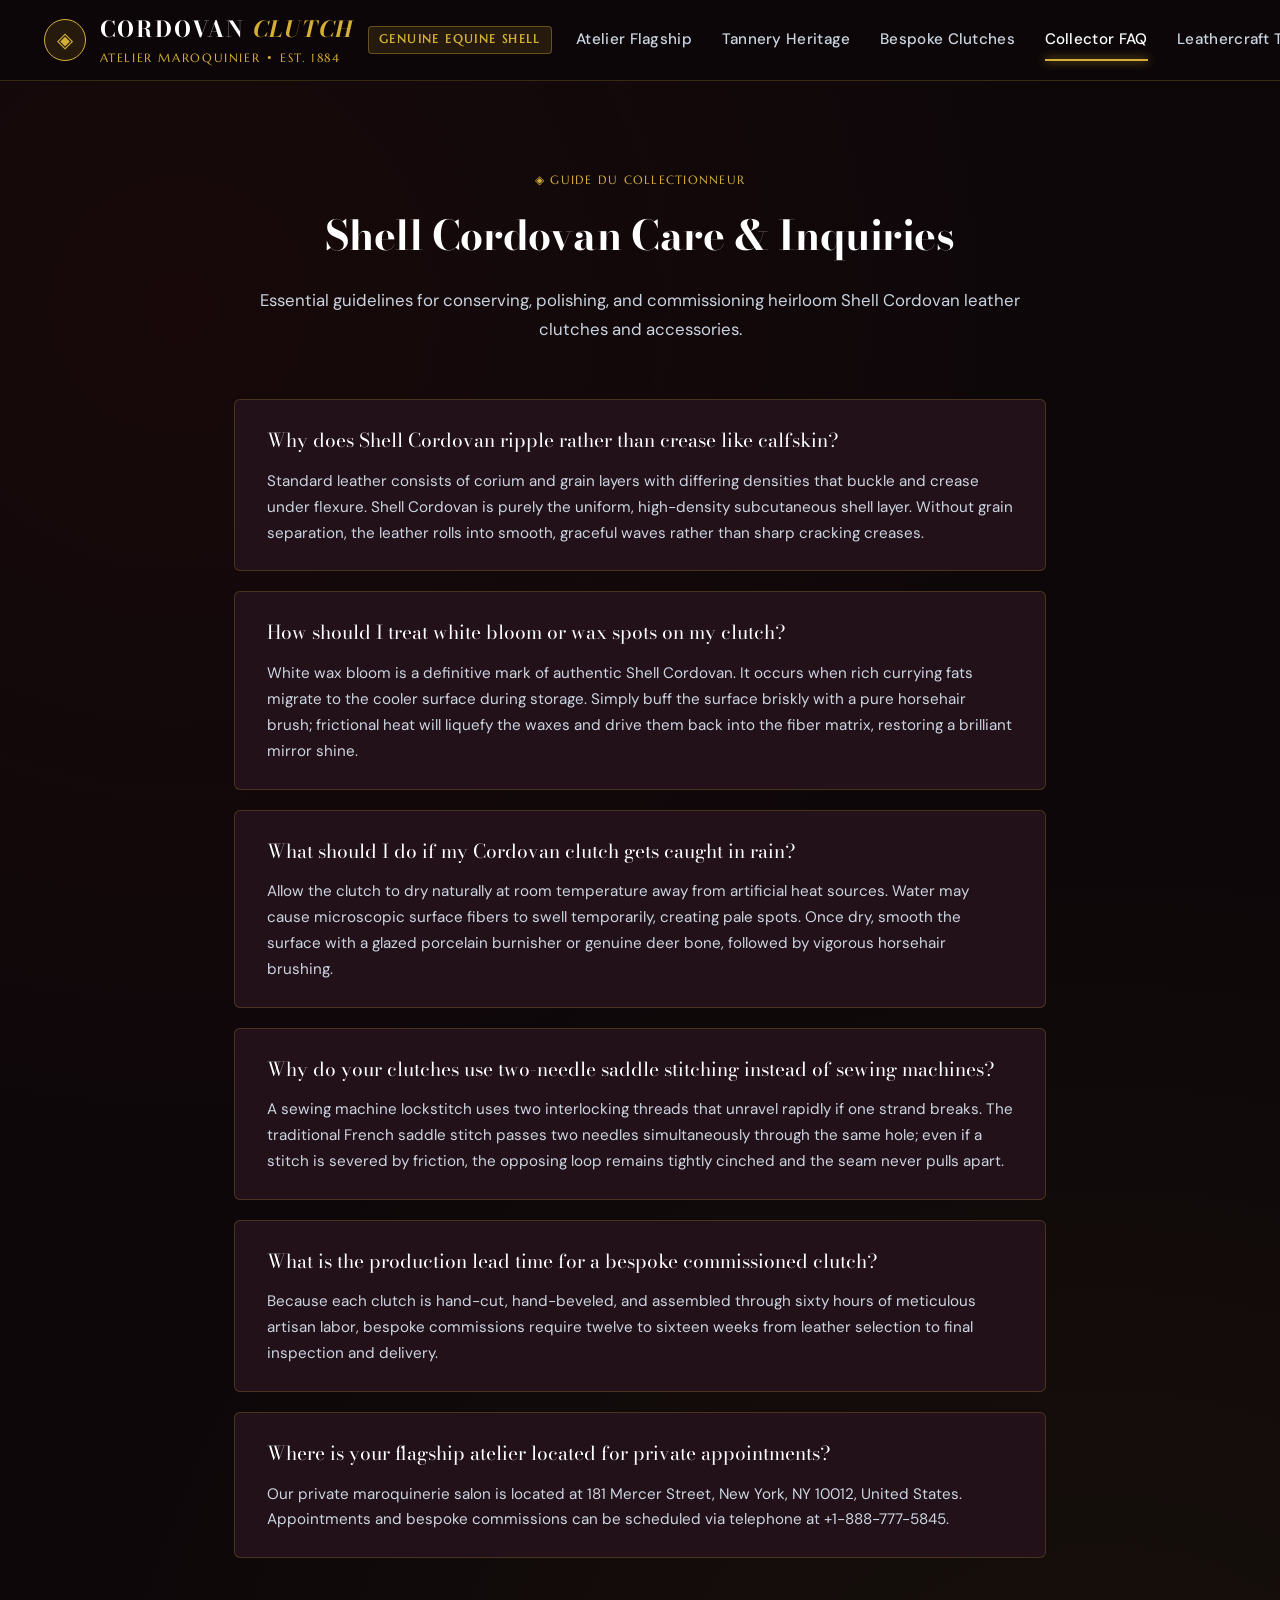
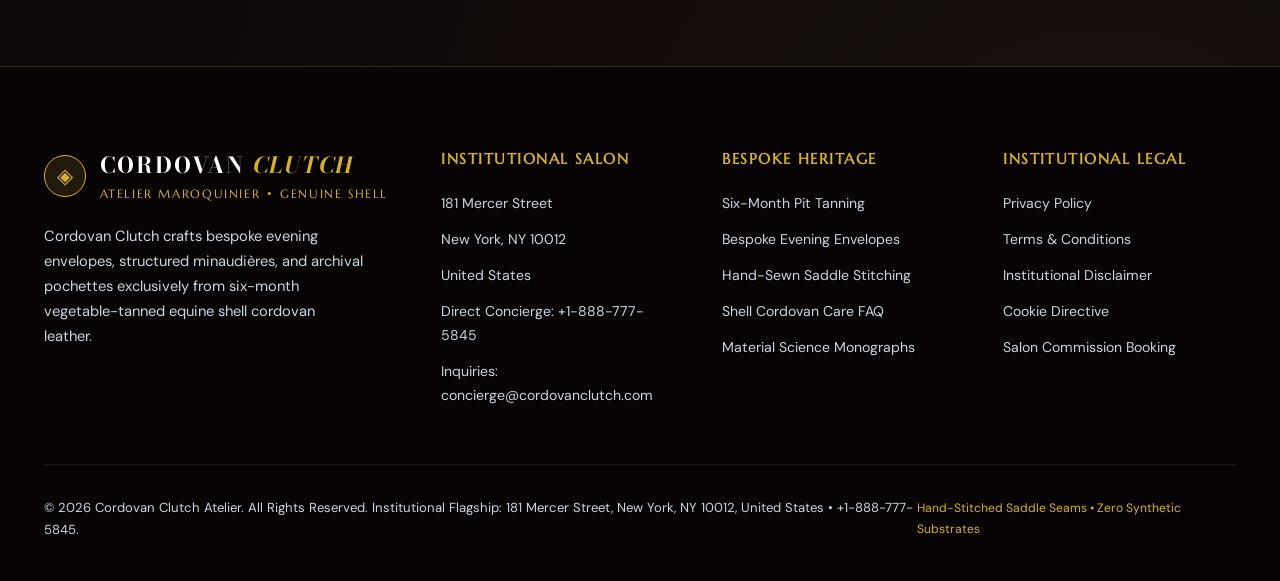
<file: faq.html>
<!DOCTYPE html>
<html lang="en">
<head>
    <meta charset="UTF-8">
    <meta name="viewport" content="width=device-width, initial-scale=1.0">
    <title>Shell Cordovan Care &amp; Collector FAQ | Cordovan Clutch</title>
    <meta name="description" content="Frequently asked questions on caring for Shell Cordovan leather, dealing with water spots, the MacMethod deer bone buffing technique, and bespoke lead times.">
    <link rel="canonical" href="https://cordovanclutch.com/faq.html">
    <!-- Google tag (gtag.js) -->
<script async src="https://www.googletagmanager.com/gtag/js?id=G-0LY0HY7L01"></script>
<script>
  window.dataLayer = window.dataLayer || [];
  function gtag(){dataLayer.push(arguments);}
  gtag('js', new Date());
  gtag('config', 'G-0LY0HY7L01');
</script>
    <link rel="preconnect" href="https://fonts.googleapis.com">
    <link rel="preconnect" href="https://fonts.gstatic.com" crossorigin>
    <link href="https://fonts.googleapis.com/css2?family=Bodoni+Moda:ital,opsz,wght@0,6..96,600;0,6..96,700;0,6..96,800;1,6..96,600&family=DM+Sans:wght@300;400;500;600;700&family=Marcellus&display=swap" rel="stylesheet">
    <link rel="stylesheet" href="assets/css/style.css">
</head>
<body>
<header class="site-header">
    <div class="container header-inner">
        <a href="index.html" class="brand-logo">
            <div class="brand-crest">&#9672;</div>
            <div class="brand-text-wrap">
                <div class="brand-name">CORDOVAN <span>CLUTCH</span></div>
                <div class="brand-sub">Atelier Maroquinier &bull; Est. 1884</div>
            </div>
            <span class="brand-badge">GENUINE EQUINE SHELL</span>
        </a>
        <nav class="main-nav">
            <a href="index.html" class="nav-link ">Atelier Flagship</a>
            <a href="about.html" class="nav-link ">Tannery Heritage</a>
            <a href="services.html" class="nav-link ">Bespoke Clutches</a>
            <a href="faq.html" class="nav-link active">Collector FAQ</a>
            <a href="blog.html" class="nav-link ">Leathercraft Treatises</a>
        </nav>
        <div class="header-actions">
            <a href="contact.html" class="btn btn-primary">Commission Clutch</a>
            <button class="drawer-toggle" id="drawer-toggle" aria-label="Toggle Menu">&#9776;</button>
        </div>
    </div>
</header>
<div class="mobile-drawer" id="mobile-drawer">
    <a href="index.html">Atelier Flagship</a>
    <a href="about.html">Tannery Heritage</a>
    <a href="services.html">Bespoke Clutches</a>
    <a href="faq.html">Collector FAQ</a>
    <a href="blog.html">Leathercraft Treatises</a>
    <a href="contact.html" style="color: var(--color-brass-gold); font-weight: 600;">Commission Clutch &rarr;</a>
</div>

<main>
    <section class="section">
        <div class="container" style="max-width: 860px;">
            <div class="section-header">
                <div class="card-tag">&#9672; GUIDE DU COLLECTIONNEUR</div>
                <h1 class="section-title">Shell Cordovan Care &amp; Inquiries</h1>
                <p class="section-subtitle">
                    Essential guidelines for conserving, polishing, and commissioning heirloom Shell Cordovan leather clutches and accessories.
                </p>
            </div>

            <div class="faq-item">
                <div class="faq-question">Why does Shell Cordovan ripple rather than crease like calfskin?</div>
                <div class="faq-answer">
                    Standard leather consists of corium and grain layers with differing densities that buckle and crease under flexure. Shell Cordovan is purely the uniform, high-density subcutaneous shell layer. Without grain separation, the leather rolls into smooth, graceful waves rather than sharp cracking creases.
                </div>
            </div>

            <div class="faq-item">
                <div class="faq-question">How should I treat white bloom or wax spots on my clutch?</div>
                <div class="faq-answer">
                    White wax bloom is a definitive mark of authentic Shell Cordovan. It occurs when rich currying fats migrate to the cooler surface during storage. Simply buff the surface briskly with a pure horsehair brush; frictional heat will liquefy the waxes and drive them back into the fiber matrix, restoring a brilliant mirror shine.
                </div>
            </div>

            <div class="faq-item">
                <div class="faq-question">What should I do if my Cordovan clutch gets caught in rain?</div>
                <div class="faq-answer">
                    Allow the clutch to dry naturally at room temperature away from artificial heat sources. Water may cause microscopic surface fibers to swell temporarily, creating pale spots. Once dry, smooth the surface with a glazed porcelain burnisher or genuine deer bone, followed by vigorous horsehair brushing.
                </div>
            </div>

            <div class="faq-item">
                <div class="faq-question">Why do your clutches use two-needle saddle stitching instead of sewing machines?</div>
                <div class="faq-answer">
                    A sewing machine lockstitch uses two interlocking threads that unravel rapidly if one strand breaks. The traditional French saddle stitch passes two needles simultaneously through the same hole; even if a stitch is severed by friction, the opposing loop remains tightly cinched and the seam never pulls apart.
                </div>
            </div>

            <div class="faq-item">
                <div class="faq-question">What is the production lead time for a bespoke commissioned clutch?</div>
                <div class="faq-answer">
                    Because each clutch is hand-cut, hand-beveled, and assembled through sixty hours of meticulous artisan labor, bespoke commissions require twelve to sixteen weeks from leather selection to final inspection and delivery.
                </div>
            </div>

            <div class="faq-item">
                <div class="faq-question">Where is your flagship atelier located for private appointments?</div>
                <div class="faq-answer">
                    Our private maroquinerie salon is located at 181 Mercer Street, New York, NY 10012, United States. Appointments and bespoke commissions can be scheduled via telephone at +1-888-777-5845.
                </div>
            </div>
        </div>
    </section>
</main>
<footer class="site-footer">
    <div class="container">
        <div class="footer-grid">
            <div class="footer-col">
                <div class="brand-logo" style="margin-bottom: 1.25rem;">
                    <div class="brand-crest">&#9672;</div>
                    <div class="brand-text-wrap">
                        <div class="brand-name">CORDOVAN <span>CLUTCH</span></div>
                        <div class="brand-sub">Atelier Maroquinier &bull; Genuine Shell</div>
                    </div>
                </div>
                <p class="footer-desc">
                    Cordovan Clutch crafts bespoke evening envelopes, structured minaudières, and archival pochettes exclusively from six-month vegetable-tanned equine shell cordovan leather.
                </p>
            </div>
            <div class="footer-col">
                <h4 class="footer-title">Institutional Salon</h4>
                <ul class="footer-links">
                    <li>181 Mercer Street</li>
                    <li>New York, NY 10012</li>
                    <li>United States</li>
                    <li>Direct Concierge: +1-888-777-5845</li>
                    <li>Inquiries: concierge@cordovanclutch.com</li>
                </ul>
            </div>
            <div class="footer-col">
                <h4 class="footer-title">Bespoke Heritage</h4>
                <ul class="footer-links">
                    <li><a href="about.html">Six-Month Pit Tanning</a></li>
                    <li><a href="services.html">Bespoke Evening Envelopes</a></li>
                    <li><a href="services.html">Hand-Sewn Saddle Stitching</a></li>
                    <li><a href="faq.html">Shell Cordovan Care FAQ</a></li>
                    <li><a href="blog.html">Material Science Monographs</a></li>
                </ul>
            </div>
            <div class="footer-col">
                <h4 class="footer-title">Institutional Legal</h4>
                <ul class="footer-links">
                    <li><a href="privacy-policy.html">Privacy Policy</a></li>
                    <li><a href="terms-and-conditions.html">Terms &amp; Conditions</a></li>
                    <li><a href="disclaimer.html">Institutional Disclaimer</a></li>
                    <li><a href="cookie-policy.html">Cookie Directive</a></li>
                    <li><a href="contact.html">Salon Commission Booking</a></li>
                </ul>
            </div>
        </div>
        <div class="footer-bottom">
            <div>&copy; 2026 Cordovan Clutch Atelier. All Rights Reserved. Institutional Flagship: 181 Mercer Street, New York, NY 10012, United States &bull; +1-888-777-5845.</div>
            <div style="font-size: 0.76rem; color: var(--color-brass-gold);">Hand-Stitched Saddle Seams &bull; Zero Synthetic Substrates</div>
        </div>
    </div>
</footer>
<script src="assets/js/main.js"></script>
</file>
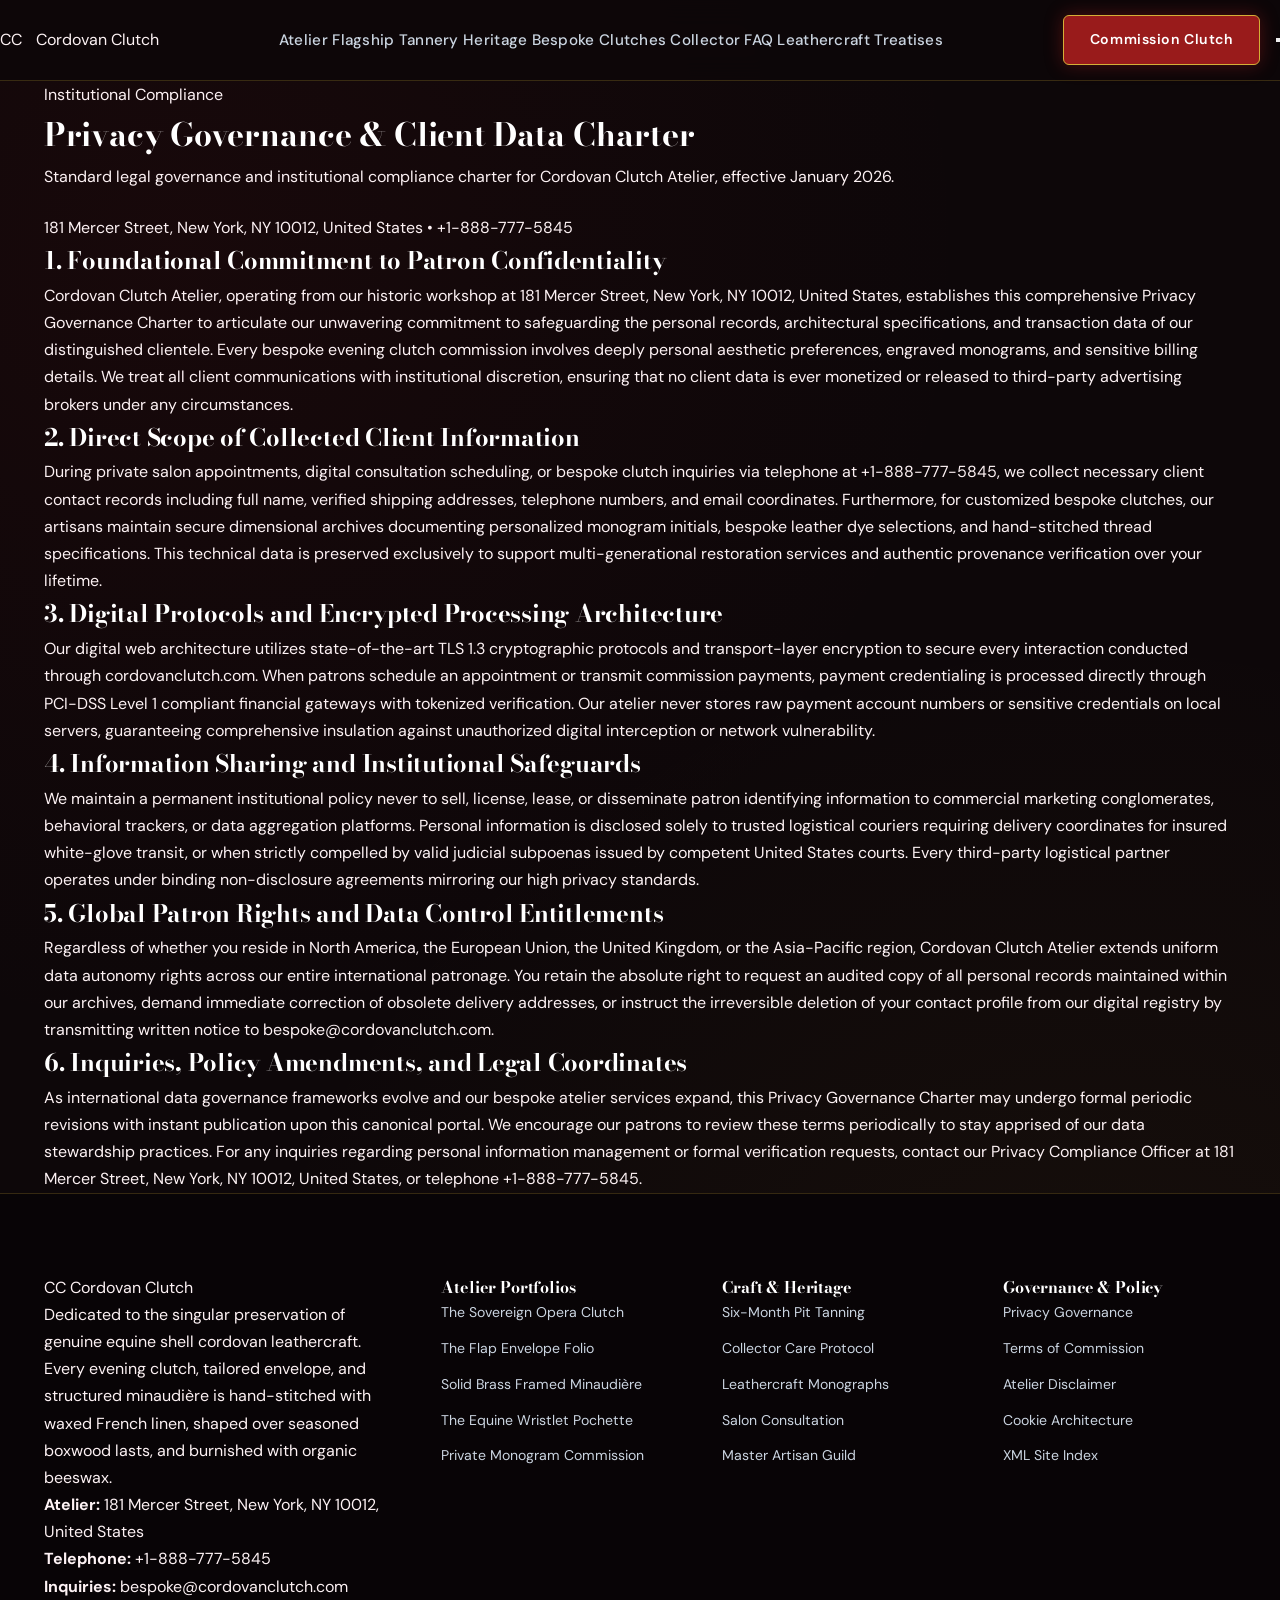
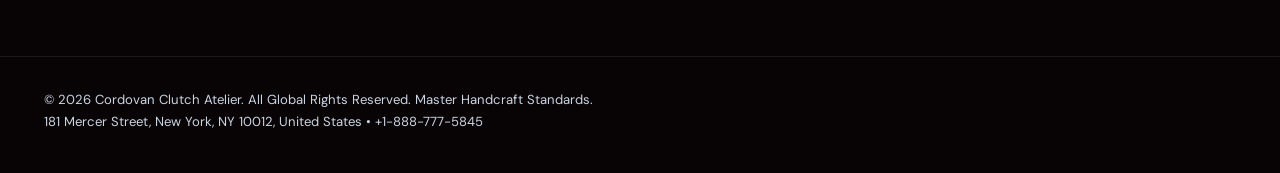
<file: privacy-policy.html>
<!DOCTYPE html>
<html lang="en">
<head>
    <!-- Google tag (gtag.js) -->
    <script async src="https://www.googletagmanager.com/gtag/js?id=G-0LY0HY7L01"></script>
    <script>
      window.dataLayer = window.dataLayer || [];
      function gtag(){dataLayer.push(arguments);}
      gtag('js', new Date());
      gtag('config', 'G-0LY0HY7L01');
    </script>
    <meta charset="UTF-8">
    <meta name="viewport" content="width=device-width, initial-scale=1.0">
    <title>Privacy Governance & Client Data Policy | Cordovan Clutch Atelier</title>
    <meta name="description" content="Official privacy governance charter of Cordovan Clutch Atelier. Details the protection of private patron commissions, consultation records, and digital salon transactions.">
    <link rel="canonical" href="https://cordovanclutch.com/">
    
    <!-- Open Graph -->
    <meta property="og:title" content="Privacy Governance & Client Data Policy | Cordovan Clutch Atelier">
    <meta property="og:description" content="Official privacy governance charter of Cordovan Clutch Atelier. Details the protection of private patron commissions, consultation records, and digital salon transactions.">
    <meta property="og:type" content="website">
    <meta property="og:url" content="https://cordovanclutch.com/">
    <meta property="og:image" content="https://cordovanclutch.com/assets/images/cordovan-hero-evening-clutch-burgundy.jpg">

    <!-- Google Fonts -->
    <link rel="preconnect" href="https://fonts.googleapis.com">
    <link rel="preconnect" href="https://fonts.gstatic.com" crossorigin>
    <link href="https://fonts.googleapis.com/css2?family=Bodoni+Moda:ital,opsz,wght@0,6..96,400;0,6..96,700;0,6..96,800;1,6..96,400;1,6..96,700&family=DM+Sans:ital,opsz,wght@0,9..40,300;0,9..40,400;0,9..40,500;0,9..40,600;0,9..40,700;1,9..40,400&family=Marcellus&display=swap" rel="stylesheet">
    
    <link rel="stylesheet" href="assets/css/style.css">
</head>
<body>

    <!-- Header -->
    <header class="site-header">
        <div class="header-inner">
            <a href="index.html" class="brand-logo" aria-label="Cordovan Clutch Atelier Home">
                <span class="logo-emblem">CC</span>
                <span class="logo-text">Cordovan Clutch</span>
            </a>
            <nav class="desktop-nav" aria-label="Main Navigation">
                <a href="index.html" class="nav-link">Atelier Flagship</a>
                <a href="about.html" class="nav-link">Tannery Heritage</a>
                <a href="services.html" class="nav-link">Bespoke Clutches</a>
                <a href="faq.html" class="nav-link">Collector FAQ</a>
                <a href="blog.html" class="nav-link">Leathercraft Treatises</a>
            </nav>
            <div class="header-actions">
                <a href="contact.html" class="btn btn-primary header-cta">Commission Clutch</a>
                <button class="mobile-toggle" id="mobile-toggle" aria-label="Toggle Navigation Menu">
                    <span class="bar"></span>
                    <span class="bar"></span>
                    <span class="bar"></span>
                </button>
            </div>
        </div>
    </header>

    <!-- Mobile Drawer -->
    <div class="mobile-drawer" id="mobile-drawer" aria-label="Mobile Navigation Menu">
        <nav class="mobile-nav">
            <a href="index.html" class="mobile-nav-link">Atelier Flagship</a>
            <a href="about.html" class="mobile-nav-link">Tannery Heritage</a>
            <a href="services.html" class="mobile-nav-link">Bespoke Clutches</a>
            <a href="faq.html" class="mobile-nav-link">Collector FAQ</a>
            <a href="blog.html" class="mobile-nav-link">Leathercraft Treatises</a>
            <a href="contact.html" class="btn btn-primary" style="margin-top: 1.5rem;">Commission Clutch</a>
        </nav>
    </div>

    <main class="main-content">
        <div class="page-masthead">
            <div class="container text-center">
                <span class="category-badge">Institutional Compliance</span>
                <h1 class="page-title">Privacy Governance & Client Data Charter</h1>
                <p class="page-subtitle">Standard legal governance and institutional compliance charter for Cordovan Clutch Atelier, effective January 2026.</p>
                <div class="institutional-badge" style="margin-top: 1.5rem;">
                    <span>181 Mercer Street, New York, NY 10012, United States</span> &bull; <span>+1-888-777-5845</span>
                </div>
            </div>
        </div>

        <div class="container legal-layout">
            <article class="legal-body">

                <section class="legal-section">
                    <h2>1. Foundational Commitment to Patron Confidentiality</h2>
                    <p>Cordovan Clutch Atelier, operating from our historic workshop at 181 Mercer Street, New York, NY 10012, United States, establishes this comprehensive Privacy Governance Charter to articulate our unwavering commitment to safeguarding the personal records, architectural specifications, and transaction data of our distinguished clientele. Every bespoke evening clutch commission involves deeply personal aesthetic preferences, engraved monograms, and sensitive billing details. We treat all client communications with institutional discretion, ensuring that no client data is ever monetized or released to third-party advertising brokers under any circumstances.</p>
                </section>
                <section class="legal-section">
                    <h2>2. Direct Scope of Collected Client Information</h2>
                    <p>During private salon appointments, digital consultation scheduling, or bespoke clutch inquiries via telephone at +1-888-777-5845, we collect necessary client contact records including full name, verified shipping addresses, telephone numbers, and email coordinates. Furthermore, for customized bespoke clutches, our artisans maintain secure dimensional archives documenting personalized monogram initials, bespoke leather dye selections, and hand-stitched thread specifications. This technical data is preserved exclusively to support multi-generational restoration services and authentic provenance verification over your lifetime.</p>
                </section>
                <section class="legal-section">
                    <h2>3. Digital Protocols and Encrypted Processing Architecture</h2>
                    <p>Our digital web architecture utilizes state-of-the-art TLS 1.3 cryptographic protocols and transport-layer encryption to secure every interaction conducted through cordovanclutch.com. When patrons schedule an appointment or transmit commission payments, payment credentialing is processed directly through PCI-DSS Level 1 compliant financial gateways with tokenized verification. Our atelier never stores raw payment account numbers or sensitive credentials on local servers, guaranteeing comprehensive insulation against unauthorized digital interception or network vulnerability.</p>
                </section>
                <section class="legal-section">
                    <h2>4. Information Sharing and Institutional Safeguards</h2>
                    <p>We maintain a permanent institutional policy never to sell, license, lease, or disseminate patron identifying information to commercial marketing conglomerates, behavioral trackers, or data aggregation platforms. Personal information is disclosed solely to trusted logistical couriers requiring delivery coordinates for insured white-glove transit, or when strictly compelled by valid judicial subpoenas issued by competent United States courts. Every third-party logistical partner operates under binding non-disclosure agreements mirroring our high privacy standards.</p>
                </section>
                <section class="legal-section">
                    <h2>5. Global Patron Rights and Data Control Entitlements</h2>
                    <p>Regardless of whether you reside in North America, the European Union, the United Kingdom, or the Asia-Pacific region, Cordovan Clutch Atelier extends uniform data autonomy rights across our entire international patronage. You retain the absolute right to request an audited copy of all personal records maintained within our archives, demand immediate correction of obsolete delivery addresses, or instruct the irreversible deletion of your contact profile from our digital registry by transmitting written notice to bespoke@cordovanclutch.com.</p>
                </section>
                <section class="legal-section">
                    <h2>6. Inquiries, Policy Amendments, and Legal Coordinates</h2>
                    <p>As international data governance frameworks evolve and our bespoke atelier services expand, this Privacy Governance Charter may undergo formal periodic revisions with instant publication upon this canonical portal. We encourage our patrons to review these terms periodically to stay apprised of our data stewardship practices. For any inquiries regarding personal information management or formal verification requests, contact our Privacy Compliance Officer at 181 Mercer Street, New York, NY 10012, United States, or telephone +1-888-777-5845.</p>
                </section>
            </article>
        </div>
    </main>

    <!-- Site Footer -->
    <footer class="site-footer">
        <div class="container footer-grid">
            <div class="footer-col brand-col">
                <a href="index.html" class="footer-logo">
                    <span class="logo-emblem">CC</span>
                    <span class="logo-text">Cordovan Clutch</span>
                </a>
                <p class="footer-bio">
                    Dedicated to the singular preservation of genuine equine shell cordovan leathercraft. Every evening clutch, tailored envelope, and structured minaudière is hand-stitched with waxed French linen, shaped over seasoned boxwood lasts, and burnished with organic beeswax.
                </p>
                <div class="footer-contact-details">
                    <p class="contact-line"><strong>Atelier:</strong> 181 Mercer Street, New York, NY 10012, United States</p>
                    <p class="contact-line"><strong>Telephone:</strong> +1-888-777-5845</p>
                    <p class="contact-line"><strong>Inquiries:</strong> bespoke@cordovanclutch.com</p>
                </div>
            </div>

            <div class="footer-col">
                <h4 class="footer-heading">Atelier Portfolios</h4>
                <ul class="footer-links">
                    <li><a href="services.html#opera-clutch">The Sovereign Opera Clutch</a></li>
                    <li><a href="services.html#flap-envelope">The Flap Envelope Folio</a></li>
                    <li><a href="services.html#minaudiere">Solid Brass Framed Minaudière</a></li>
                    <li><a href="services.html#wristlet">The Equine Wristlet Pochette</a></li>
                    <li><a href="services.html#bespoke">Private Monogram Commission</a></li>
                </ul>
            </div>

            <div class="footer-col">
                <h4 class="footer-heading">Craft & Heritage</h4>
                <ul class="footer-links">
                    <li><a href="about.html">Six-Month Pit Tanning</a></li>
                    <li><a href="faq.html">Collector Care Protocol</a></li>
                    <li><a href="blog.html">Leathercraft Monographs</a></li>
                    <li><a href="contact.html">Salon Consultation</a></li>
                    <li><a href="about.html#master-craftsman">Master Artisan Guild</a></li>
                </ul>
            </div>

            <div class="footer-col">
                <h4 class="footer-heading">Governance & Policy</h4>
                <ul class="footer-links">
                    <li><a href="privacy-policy.html">Privacy Governance</a></li>
                    <li><a href="terms-and-conditions.html">Terms of Commission</a></li>
                    <li><a href="disclaimer.html">Atelier Disclaimer</a></li>
                    <li><a href="cookie-policy.html">Cookie Architecture</a></li>
                    <li><a href="sitemap.xml">XML Site Index</a></li>
                </ul>
            </div>
        </div>

        <div class="footer-bottom">
            <div class="container footer-bottom-inner">
                <p>&copy; 2026 Cordovan Clutch Atelier. All Global Rights Reserved. Master Handcraft Standards.</p>
                <div class="institutional-badge">
                    <span>181 Mercer Street, New York, NY 10012, United States</span> &bull; <span>+1-888-777-5845</span>
                </div>
            </div>
        </div>
    </footer>

    <script src="assets/js/main.js"></script>
</body>
</html>
</file>
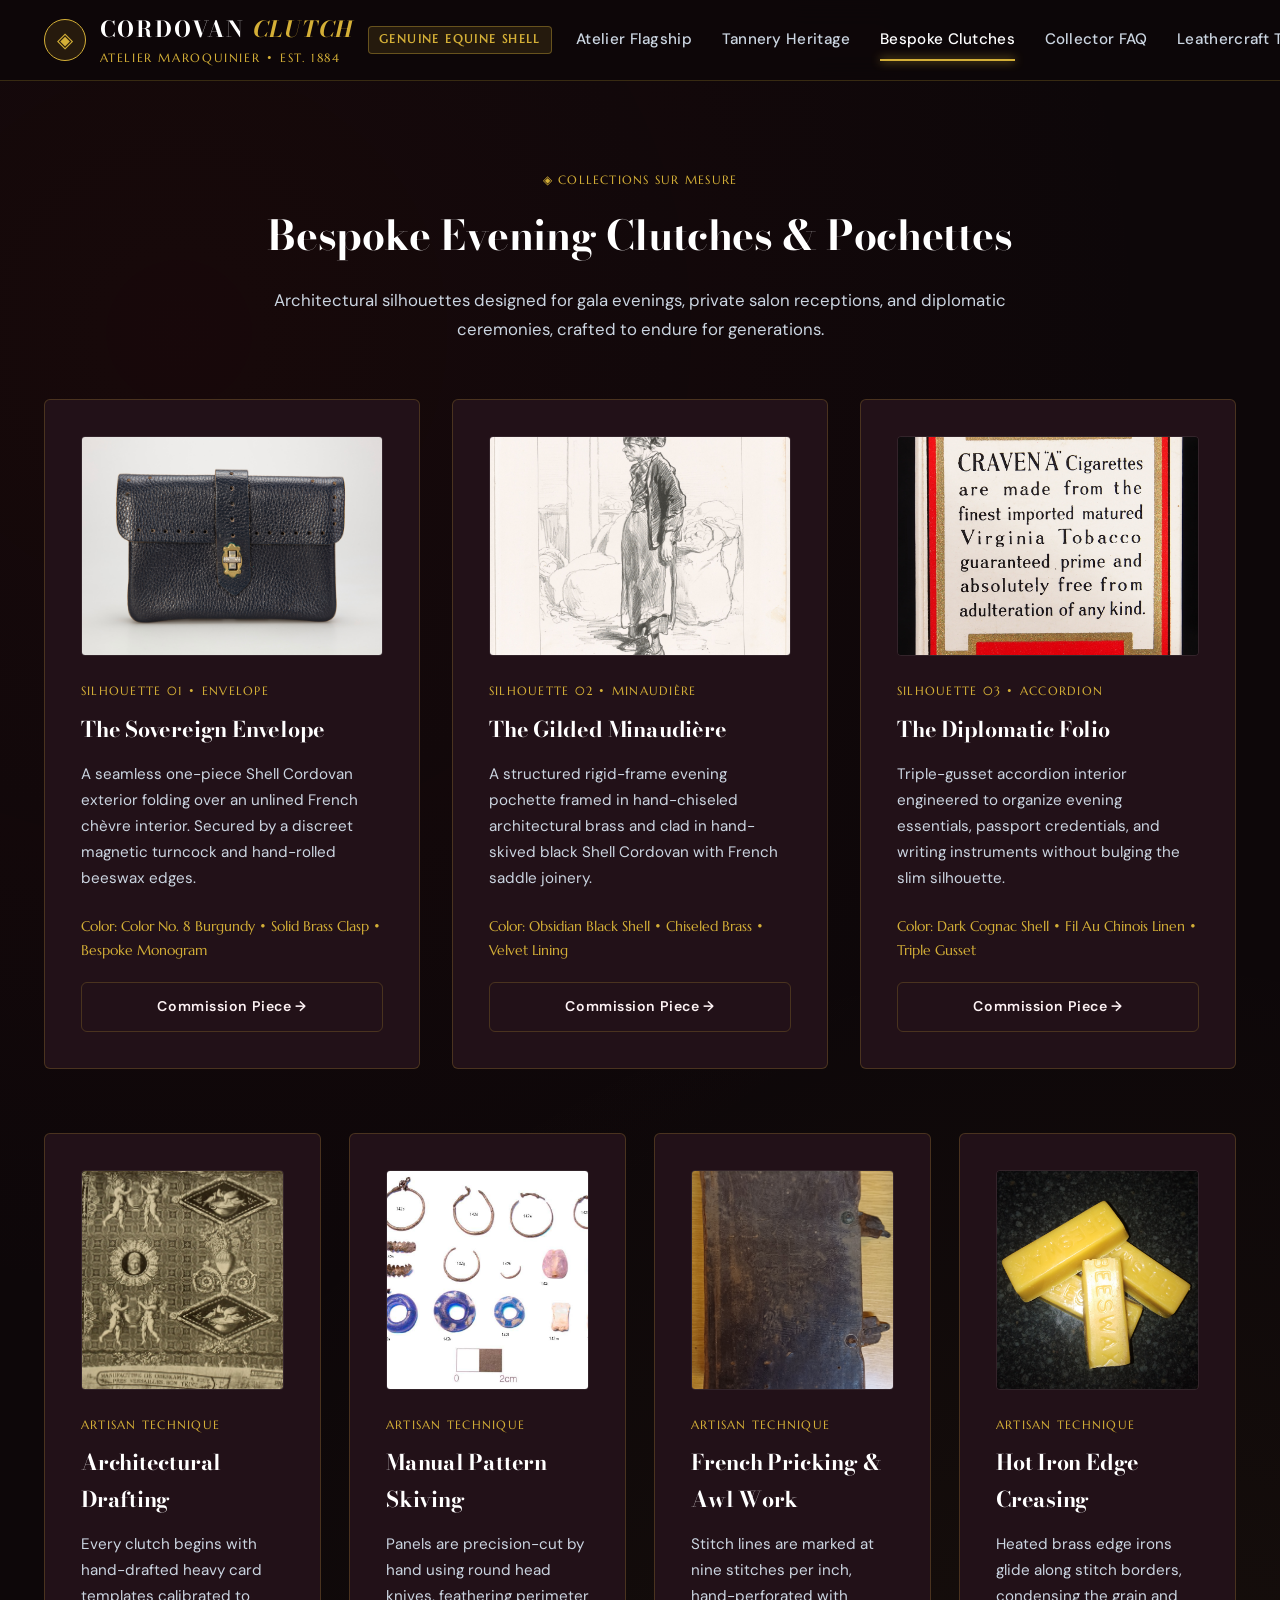
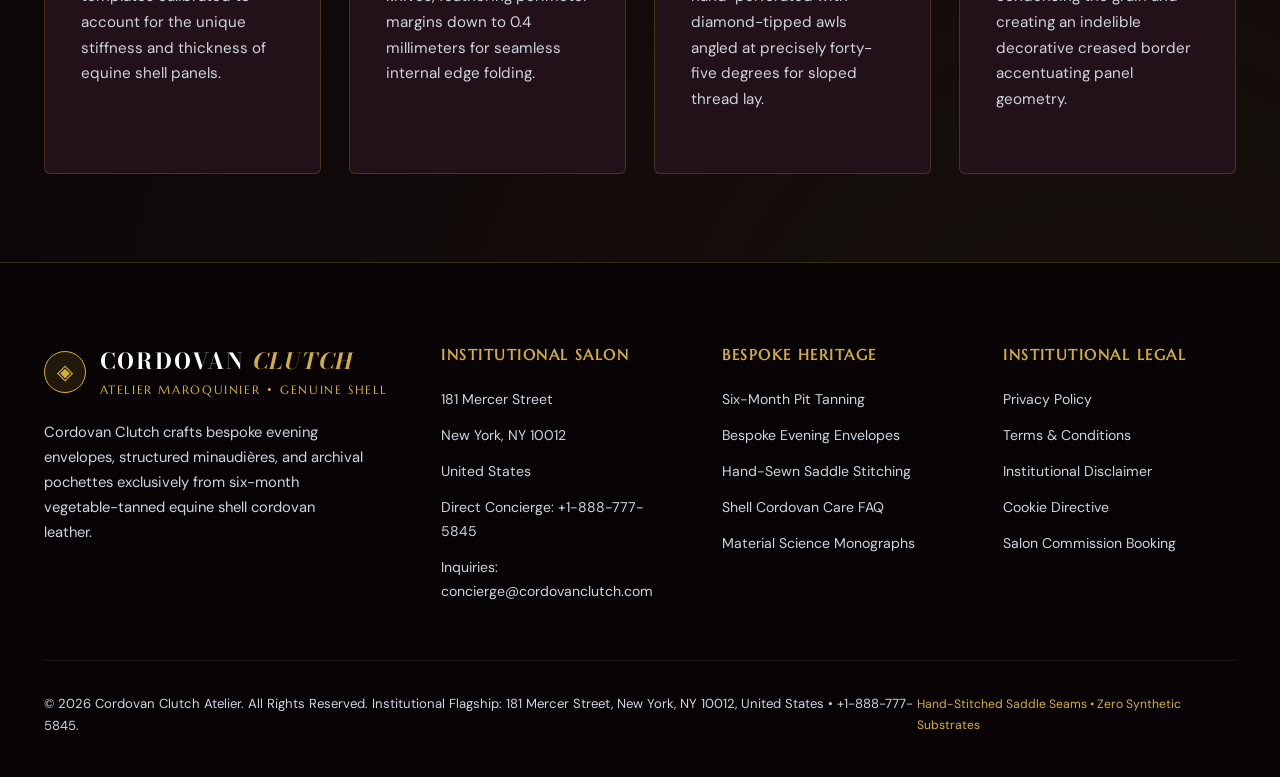
<file: services.html>
<!DOCTYPE html>
<html lang="en">
<head>
    <meta charset="UTF-8">
    <meta name="viewport" content="width=device-width, initial-scale=1.0">
    <title>Bespoke Clutches &amp; Handcrafted Pochettes | Cordovan Clutch</title>
    <meta name="description" content="Explore our bespoke collection of Shell Cordovan evening clutches, envelopes, and structured minaudières hand-sewn with saddle stitches.">
    <link rel="canonical" href="https://cordovanclutch.com/services.html">
    <!-- Google tag (gtag.js) -->
<script async src="https://www.googletagmanager.com/gtag/js?id=G-0LY0HY7L01"></script>
<script>
  window.dataLayer = window.dataLayer || [];
  function gtag(){dataLayer.push(arguments);}
  gtag('js', new Date());
  gtag('config', 'G-0LY0HY7L01');
</script>
    <link rel="preconnect" href="https://fonts.googleapis.com">
    <link rel="preconnect" href="https://fonts.gstatic.com" crossorigin>
    <link href="https://fonts.googleapis.com/css2?family=Bodoni+Moda:ital,opsz,wght@0,6..96,600;0,6..96,700;0,6..96,800;1,6..96,600&family=DM+Sans:wght@300;400;500;600;700&family=Marcellus&display=swap" rel="stylesheet">
    <link rel="stylesheet" href="assets/css/style.css">
</head>
<body>
<header class="site-header">
    <div class="container header-inner">
        <a href="index.html" class="brand-logo">
            <div class="brand-crest">&#9672;</div>
            <div class="brand-text-wrap">
                <div class="brand-name">CORDOVAN <span>CLUTCH</span></div>
                <div class="brand-sub">Atelier Maroquinier &bull; Est. 1884</div>
            </div>
            <span class="brand-badge">GENUINE EQUINE SHELL</span>
        </a>
        <nav class="main-nav">
            <a href="index.html" class="nav-link ">Atelier Flagship</a>
            <a href="about.html" class="nav-link ">Tannery Heritage</a>
            <a href="services.html" class="nav-link active">Bespoke Clutches</a>
            <a href="faq.html" class="nav-link ">Collector FAQ</a>
            <a href="blog.html" class="nav-link ">Leathercraft Treatises</a>
        </nav>
        <div class="header-actions">
            <a href="contact.html" class="btn btn-primary">Commission Clutch</a>
            <button class="drawer-toggle" id="drawer-toggle" aria-label="Toggle Menu">&#9776;</button>
        </div>
    </div>
</header>
<div class="mobile-drawer" id="mobile-drawer">
    <a href="index.html">Atelier Flagship</a>
    <a href="about.html">Tannery Heritage</a>
    <a href="services.html">Bespoke Clutches</a>
    <a href="faq.html">Collector FAQ</a>
    <a href="blog.html">Leathercraft Treatises</a>
    <a href="contact.html" style="color: var(--color-brass-gold); font-weight: 600;">Commission Clutch &rarr;</a>
</div>

<main>
    <section class="section">
        <div class="container">
            <div class="section-header">
                <div class="card-tag">&#9672; COLLECTIONS SUR MESURE</div>
                <h1 class="section-title">Bespoke Evening Clutches &amp; Pochettes</h1>
                <p class="section-subtitle">
                    Architectural silhouettes designed for gala evenings, private salon receptions, and diplomatic ceremonies, crafted to endure for generations.
                </p>
            </div>

            <div class="grid-3" style="margin-bottom: 4rem;">
                <div class="card">
                    <div class="card-img-wrap">
                        <img src="assets/images/cordovan-envelope-clutch-minimalist.jpg" alt="Minimalist architectural Shell Cordovan evening envelope clutch bag">
                    </div>
                    <div class="card-tag">Silhouette 01 &bull; Envelope</div>
                    <h3 class="card-title">The Sovereign Envelope</h3>
                    <p class="card-text">
                        A seamless one-piece Shell Cordovan exterior folding over an unlined French ch&egrave;vre interior. Secured by a discreet magnetic turncock and hand-rolled beeswax edges.
                    </p>
                    <div style="font-family: var(--font-sub); font-size: 0.85rem; color: var(--color-brass-gold); margin-bottom: 1.25rem;">
                        Color: Color No. 8 Burgundy &bull; Solid Brass Clasp &bull; Bespoke Monogram
                    </div>
                    <a href="contact.html" class="btn btn-outline">Commission Piece &rarr;</a>
                </div>

                <div class="card">
                    <div class="card-img-wrap">
                        <img src="assets/images/cordovan-evening-minaudiere-luxury.jpg" alt="Structured luxury evening minaudiere clutch with brass frame">
                    </div>
                    <div class="card-tag">Silhouette 02 &bull; Minaudi&egrave;re</div>
                    <h3 class="card-title">The Gilded Minaudi&egrave;re</h3>
                    <p class="card-text">
                        A structured rigid-frame evening pochette framed in hand-chiseled architectural brass and clad in hand-skived black Shell Cordovan with French saddle joinery.
                    </p>
                    <div style="font-family: var(--font-sub); font-size: 0.85rem; color: var(--color-brass-gold); margin-bottom: 1.25rem;">
                        Color: Obsidian Black Shell &bull; Chiseled Brass &bull; Velvet Lining
                    </div>
                    <a href="contact.html" class="btn btn-outline">Commission Piece &rarr;</a>
                </div>

                <div class="card">
                    <div class="card-img-wrap">
                        <img src="assets/images/cordovan-wristlet-pochette-patina.jpg" alt="Minimalist equine cordovan wristlet pochette and folio">
                    </div>
                    <div class="card-tag">Silhouette 03 &bull; Accordion</div>
                    <h3 class="card-title">The Diplomatic Folio</h3>
                    <p class="card-text">
                        Triple-gusset accordion interior engineered to organize evening essentials, passport credentials, and writing instruments without bulging the slim silhouette.
                    </p>
                    <div style="font-family: var(--font-sub); font-size: 0.85rem; color: var(--color-brass-gold); margin-bottom: 1.25rem;">
                        Color: Dark Cognac Shell &bull; Fil Au Chinois Linen &bull; Triple Gusset
                    </div>
                    <a href="contact.html" class="btn btn-outline">Commission Piece &rarr;</a>
                </div>
            </div>

            <!-- Handcraft Bench Grid -->
            <div class="grid-4">
                <div class="card">
                    <div class="card-img-wrap">
                        <img src="assets/images/cordovan-atelier-cutting-mat-drafting.jpg" alt="Master drafting workbench with architectural patterns, brass weights, and cutting mats">
                    </div>
                    <div class="card-tag">Artisan Technique</div>
                    <h3 class="card-title">Architectural Drafting</h3>
                    <p class="card-text">
                        Every clutch begins with hand-drafted heavy card templates calibrated to account for the unique stiffness and thickness of equine shell panels.
                    </p>
                </div>

                <div class="card">
                    <div class="card-img-wrap">
                        <img src="assets/images/cordovan-cutting-knife-round-head.jpg" alt="High carbon steel French round knife cutting leather panel on bench">
                    </div>
                    <div class="card-tag">Artisan Technique</div>
                    <h3 class="card-title">Manual Pattern Skiving</h3>
                    <p class="card-text">
                        Panels are precision-cut by hand using round head knives, feathering perimeter margins down to 0.4 millimeters for seamless internal edge folding.
                    </p>
                </div>

                <div class="card">
                    <div class="card-img-wrap">
                        <img src="assets/images/cordovan-leather-edge-beveler-tool.jpg" alt="Hand forged French pricking irons and diamond stitching awls">
                    </div>
                    <div class="card-tag">Artisan Technique</div>
                    <h3 class="card-title">French Pricking &amp; Awl Work</h3>
                    <p class="card-text">
                        Stitch lines are marked at nine stitches per inch, hand-perforated with diamond-tipped awls angled at precisely forty-five degrees for sloped thread lay.
                    </p>
                </div>

                <div class="card">
                    <div class="card-img-wrap">
                        <img src="assets/images/cordovan-natural-beeswax-block-polish.jpg" alt="Pure unbleached organic beeswax block for edge sealing">
                    </div>
                    <div class="card-tag">Artisan Technique</div>
                    <h3 class="card-title">Hot Iron Edge Creasing</h3>
                    <p class="card-text">
                        Heated brass edge irons glide along stitch borders, condensing the grain and creating an indelible decorative creased border accentuating panel geometry.
                    </p>
                </div>
            </div>
        </div>
    </section>
</main>
<footer class="site-footer">
    <div class="container">
        <div class="footer-grid">
            <div class="footer-col">
                <div class="brand-logo" style="margin-bottom: 1.25rem;">
                    <div class="brand-crest">&#9672;</div>
                    <div class="brand-text-wrap">
                        <div class="brand-name">CORDOVAN <span>CLUTCH</span></div>
                        <div class="brand-sub">Atelier Maroquinier &bull; Genuine Shell</div>
                    </div>
                </div>
                <p class="footer-desc">
                    Cordovan Clutch crafts bespoke evening envelopes, structured minaudières, and archival pochettes exclusively from six-month vegetable-tanned equine shell cordovan leather.
                </p>
            </div>
            <div class="footer-col">
                <h4 class="footer-title">Institutional Salon</h4>
                <ul class="footer-links">
                    <li>181 Mercer Street</li>
                    <li>New York, NY 10012</li>
                    <li>United States</li>
                    <li>Direct Concierge: +1-888-777-5845</li>
                    <li>Inquiries: concierge@cordovanclutch.com</li>
                </ul>
            </div>
            <div class="footer-col">
                <h4 class="footer-title">Bespoke Heritage</h4>
                <ul class="footer-links">
                    <li><a href="about.html">Six-Month Pit Tanning</a></li>
                    <li><a href="services.html">Bespoke Evening Envelopes</a></li>
                    <li><a href="services.html">Hand-Sewn Saddle Stitching</a></li>
                    <li><a href="faq.html">Shell Cordovan Care FAQ</a></li>
                    <li><a href="blog.html">Material Science Monographs</a></li>
                </ul>
            </div>
            <div class="footer-col">
                <h4 class="footer-title">Institutional Legal</h4>
                <ul class="footer-links">
                    <li><a href="privacy-policy.html">Privacy Policy</a></li>
                    <li><a href="terms-and-conditions.html">Terms &amp; Conditions</a></li>
                    <li><a href="disclaimer.html">Institutional Disclaimer</a></li>
                    <li><a href="cookie-policy.html">Cookie Directive</a></li>
                    <li><a href="contact.html">Salon Commission Booking</a></li>
                </ul>
            </div>
        </div>
        <div class="footer-bottom">
            <div>&copy; 2026 Cordovan Clutch Atelier. All Rights Reserved. Institutional Flagship: 181 Mercer Street, New York, NY 10012, United States &bull; +1-888-777-5845.</div>
            <div style="font-size: 0.76rem; color: var(--color-brass-gold);">Hand-Stitched Saddle Seams &bull; Zero Synthetic Substrates</div>
        </div>
    </div>
</footer>
<script src="assets/js/main.js"></script>
</file>
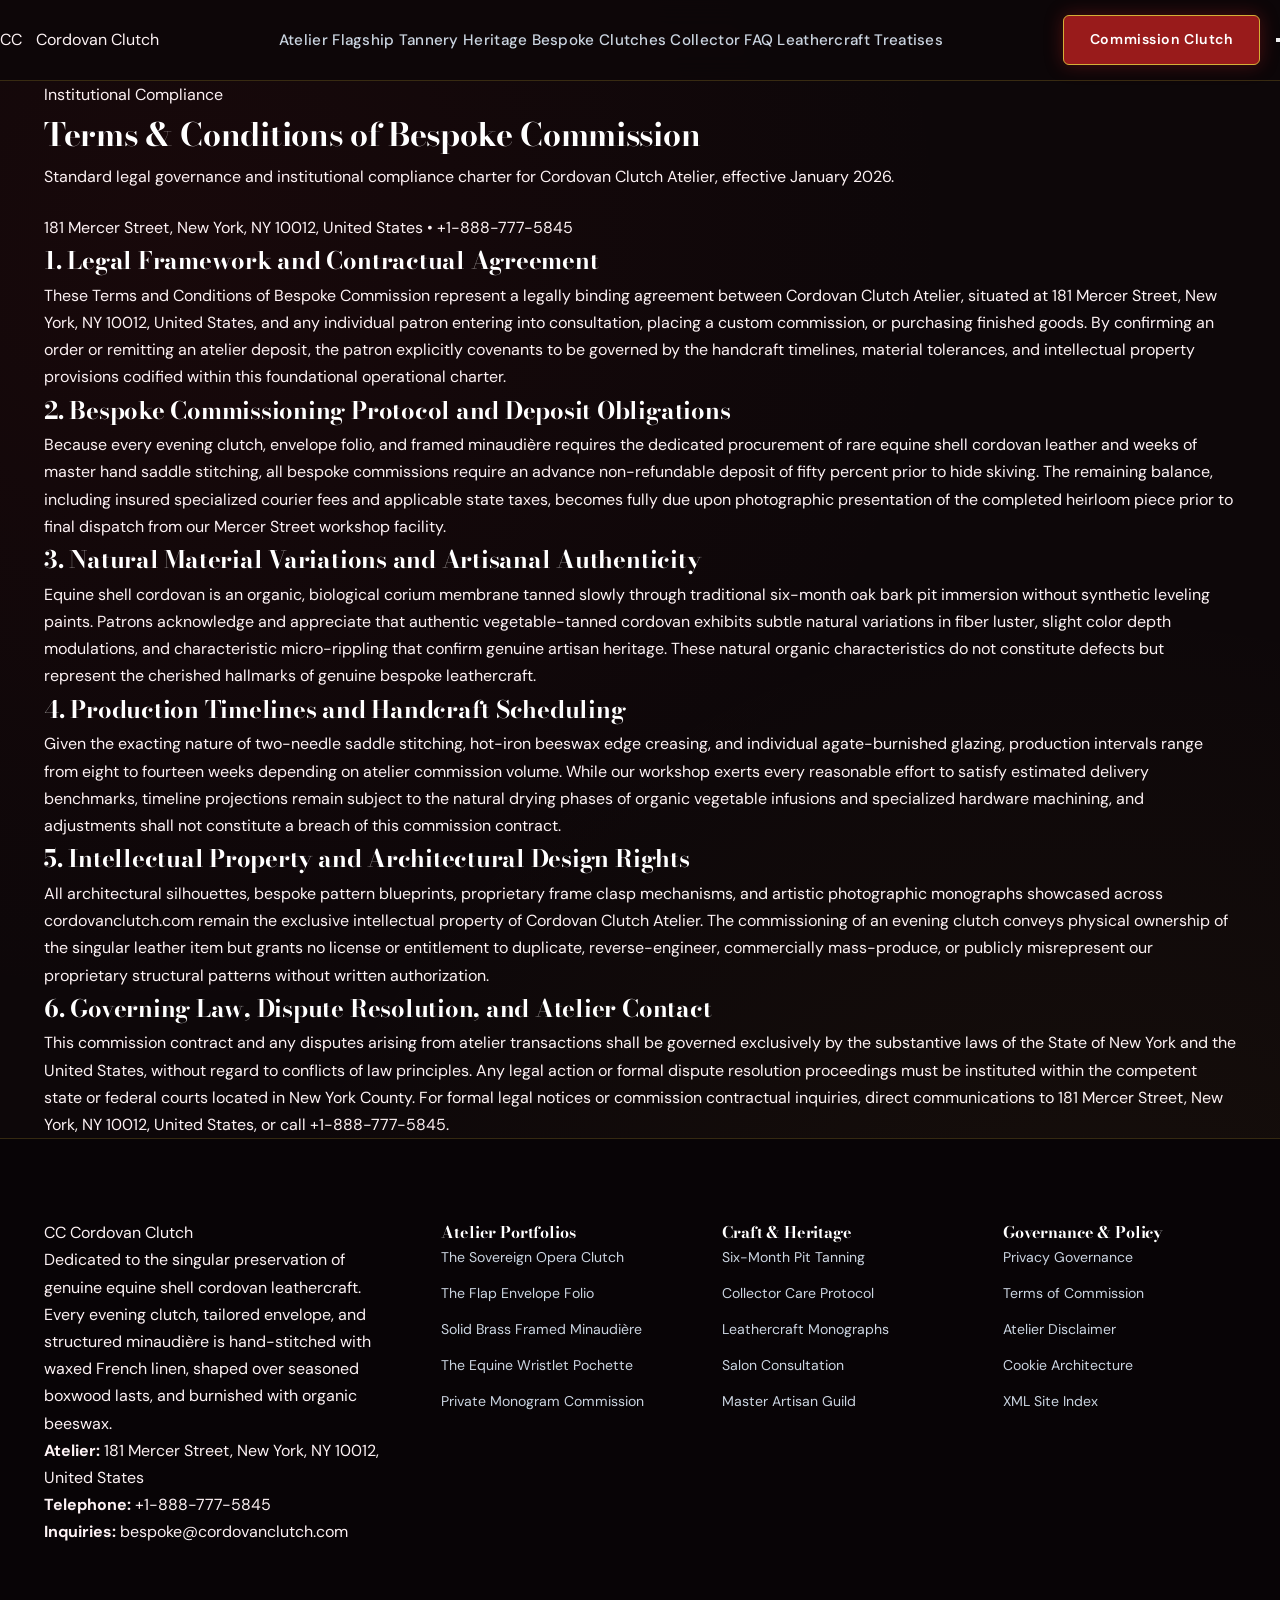
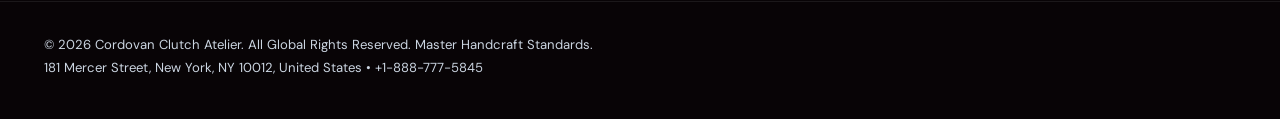
<file: terms-and-conditions.html>
<!DOCTYPE html>
<html lang="en">
<head>
    <!-- Google tag (gtag.js) -->
    <script async src="https://www.googletagmanager.com/gtag/js?id=G-0LY0HY7L01"></script>
    <script>
      window.dataLayer = window.dataLayer || [];
      function gtag(){dataLayer.push(arguments);}
      gtag('js', new Date());
      gtag('config', 'G-0LY0HY7L01');
    </script>
    <meta charset="UTF-8">
    <meta name="viewport" content="width=device-width, initial-scale=1.0">
    <title>Terms & Conditions of Bespoke Commission | Cordovan Clutch Atelier</title>
    <meta name="description" content="Official terms and conditions governing bespoke shell cordovan evening clutch commissions, atelier salon consultations, handcraft timelines, and collector ownership.">
    <link rel="canonical" href="https://cordovanclutch.com/">
    
    <!-- Open Graph -->
    <meta property="og:title" content="Terms & Conditions of Bespoke Commission | Cordovan Clutch Atelier">
    <meta property="og:description" content="Official terms and conditions governing bespoke shell cordovan evening clutch commissions, atelier salon consultations, handcraft timelines, and collector ownership.">
    <meta property="og:type" content="website">
    <meta property="og:url" content="https://cordovanclutch.com/">
    <meta property="og:image" content="https://cordovanclutch.com/assets/images/cordovan-hero-evening-clutch-burgundy.jpg">

    <!-- Google Fonts -->
    <link rel="preconnect" href="https://fonts.googleapis.com">
    <link rel="preconnect" href="https://fonts.gstatic.com" crossorigin>
    <link href="https://fonts.googleapis.com/css2?family=Bodoni+Moda:ital,opsz,wght@0,6..96,400;0,6..96,700;0,6..96,800;1,6..96,400;1,6..96,700&family=DM+Sans:ital,opsz,wght@0,9..40,300;0,9..40,400;0,9..40,500;0,9..40,600;0,9..40,700;1,9..40,400&family=Marcellus&display=swap" rel="stylesheet">
    
    <link rel="stylesheet" href="assets/css/style.css">
</head>
<body>

    <!-- Header -->
    <header class="site-header">
        <div class="header-inner">
            <a href="index.html" class="brand-logo" aria-label="Cordovan Clutch Atelier Home">
                <span class="logo-emblem">CC</span>
                <span class="logo-text">Cordovan Clutch</span>
            </a>
            <nav class="desktop-nav" aria-label="Main Navigation">
                <a href="index.html" class="nav-link">Atelier Flagship</a>
                <a href="about.html" class="nav-link">Tannery Heritage</a>
                <a href="services.html" class="nav-link">Bespoke Clutches</a>
                <a href="faq.html" class="nav-link">Collector FAQ</a>
                <a href="blog.html" class="nav-link">Leathercraft Treatises</a>
            </nav>
            <div class="header-actions">
                <a href="contact.html" class="btn btn-primary header-cta">Commission Clutch</a>
                <button class="mobile-toggle" id="mobile-toggle" aria-label="Toggle Navigation Menu">
                    <span class="bar"></span>
                    <span class="bar"></span>
                    <span class="bar"></span>
                </button>
            </div>
        </div>
    </header>

    <!-- Mobile Drawer -->
    <div class="mobile-drawer" id="mobile-drawer" aria-label="Mobile Navigation Menu">
        <nav class="mobile-nav">
            <a href="index.html" class="mobile-nav-link">Atelier Flagship</a>
            <a href="about.html" class="mobile-nav-link">Tannery Heritage</a>
            <a href="services.html" class="mobile-nav-link">Bespoke Clutches</a>
            <a href="faq.html" class="mobile-nav-link">Collector FAQ</a>
            <a href="blog.html" class="mobile-nav-link">Leathercraft Treatises</a>
            <a href="contact.html" class="btn btn-primary" style="margin-top: 1.5rem;">Commission Clutch</a>
        </nav>
    </div>

    <main class="main-content">
        <div class="page-masthead">
            <div class="container text-center">
                <span class="category-badge">Institutional Compliance</span>
                <h1 class="page-title">Terms & Conditions of Bespoke Commission</h1>
                <p class="page-subtitle">Standard legal governance and institutional compliance charter for Cordovan Clutch Atelier, effective January 2026.</p>
                <div class="institutional-badge" style="margin-top: 1.5rem;">
                    <span>181 Mercer Street, New York, NY 10012, United States</span> &bull; <span>+1-888-777-5845</span>
                </div>
            </div>
        </div>

        <div class="container legal-layout">
            <article class="legal-body">

                <section class="legal-section">
                    <h2>1. Legal Framework and Contractual Agreement</h2>
                    <p>These Terms and Conditions of Bespoke Commission represent a legally binding agreement between Cordovan Clutch Atelier, situated at 181 Mercer Street, New York, NY 10012, United States, and any individual patron entering into consultation, placing a custom commission, or purchasing finished goods. By confirming an order or remitting an atelier deposit, the patron explicitly covenants to be governed by the handcraft timelines, material tolerances, and intellectual property provisions codified within this foundational operational charter.</p>
                </section>
                <section class="legal-section">
                    <h2>2. Bespoke Commissioning Protocol and Deposit Obligations</h2>
                    <p>Because every evening clutch, envelope folio, and framed minaudière requires the dedicated procurement of rare equine shell cordovan leather and weeks of master hand saddle stitching, all bespoke commissions require an advance non-refundable deposit of fifty percent prior to hide skiving. The remaining balance, including insured specialized courier fees and applicable state taxes, becomes fully due upon photographic presentation of the completed heirloom piece prior to final dispatch from our Mercer Street workshop facility.</p>
                </section>
                <section class="legal-section">
                    <h2>3. Natural Material Variations and Artisanal Authenticity</h2>
                    <p>Equine shell cordovan is an organic, biological corium membrane tanned slowly through traditional six-month oak bark pit immersion without synthetic leveling paints. Patrons acknowledge and appreciate that authentic vegetable-tanned cordovan exhibits subtle natural variations in fiber luster, slight color depth modulations, and characteristic micro-rippling that confirm genuine artisan heritage. These natural organic characteristics do not constitute defects but represent the cherished hallmarks of genuine bespoke leathercraft.</p>
                </section>
                <section class="legal-section">
                    <h2>4. Production Timelines and Handcraft Scheduling</h2>
                    <p>Given the exacting nature of two-needle saddle stitching, hot-iron beeswax edge creasing, and individual agate-burnished glazing, production intervals range from eight to fourteen weeks depending on atelier commission volume. While our workshop exerts every reasonable effort to satisfy estimated delivery benchmarks, timeline projections remain subject to the natural drying phases of organic vegetable infusions and specialized hardware machining, and adjustments shall not constitute a breach of this commission contract.</p>
                </section>
                <section class="legal-section">
                    <h2>5. Intellectual Property and Architectural Design Rights</h2>
                    <p>All architectural silhouettes, bespoke pattern blueprints, proprietary frame clasp mechanisms, and artistic photographic monographs showcased across cordovanclutch.com remain the exclusive intellectual property of Cordovan Clutch Atelier. The commissioning of an evening clutch conveys physical ownership of the singular leather item but grants no license or entitlement to duplicate, reverse-engineer, commercially mass-produce, or publicly misrepresent our proprietary structural patterns without written authorization.</p>
                </section>
                <section class="legal-section">
                    <h2>6. Governing Law, Dispute Resolution, and Atelier Contact</h2>
                    <p>This commission contract and any disputes arising from atelier transactions shall be governed exclusively by the substantive laws of the State of New York and the United States, without regard to conflicts of law principles. Any legal action or formal dispute resolution proceedings must be instituted within the competent state or federal courts located in New York County. For formal legal notices or commission contractual inquiries, direct communications to 181 Mercer Street, New York, NY 10012, United States, or call +1-888-777-5845.</p>
                </section>
            </article>
        </div>
    </main>

    <!-- Site Footer -->
    <footer class="site-footer">
        <div class="container footer-grid">
            <div class="footer-col brand-col">
                <a href="index.html" class="footer-logo">
                    <span class="logo-emblem">CC</span>
                    <span class="logo-text">Cordovan Clutch</span>
                </a>
                <p class="footer-bio">
                    Dedicated to the singular preservation of genuine equine shell cordovan leathercraft. Every evening clutch, tailored envelope, and structured minaudière is hand-stitched with waxed French linen, shaped over seasoned boxwood lasts, and burnished with organic beeswax.
                </p>
                <div class="footer-contact-details">
                    <p class="contact-line"><strong>Atelier:</strong> 181 Mercer Street, New York, NY 10012, United States</p>
                    <p class="contact-line"><strong>Telephone:</strong> +1-888-777-5845</p>
                    <p class="contact-line"><strong>Inquiries:</strong> bespoke@cordovanclutch.com</p>
                </div>
            </div>

            <div class="footer-col">
                <h4 class="footer-heading">Atelier Portfolios</h4>
                <ul class="footer-links">
                    <li><a href="services.html#opera-clutch">The Sovereign Opera Clutch</a></li>
                    <li><a href="services.html#flap-envelope">The Flap Envelope Folio</a></li>
                    <li><a href="services.html#minaudiere">Solid Brass Framed Minaudière</a></li>
                    <li><a href="services.html#wristlet">The Equine Wristlet Pochette</a></li>
                    <li><a href="services.html#bespoke">Private Monogram Commission</a></li>
                </ul>
            </div>

            <div class="footer-col">
                <h4 class="footer-heading">Craft & Heritage</h4>
                <ul class="footer-links">
                    <li><a href="about.html">Six-Month Pit Tanning</a></li>
                    <li><a href="faq.html">Collector Care Protocol</a></li>
                    <li><a href="blog.html">Leathercraft Monographs</a></li>
                    <li><a href="contact.html">Salon Consultation</a></li>
                    <li><a href="about.html#master-craftsman">Master Artisan Guild</a></li>
                </ul>
            </div>

            <div class="footer-col">
                <h4 class="footer-heading">Governance & Policy</h4>
                <ul class="footer-links">
                    <li><a href="privacy-policy.html">Privacy Governance</a></li>
                    <li><a href="terms-and-conditions.html">Terms of Commission</a></li>
                    <li><a href="disclaimer.html">Atelier Disclaimer</a></li>
                    <li><a href="cookie-policy.html">Cookie Architecture</a></li>
                    <li><a href="sitemap.xml">XML Site Index</a></li>
                </ul>
            </div>
        </div>

        <div class="footer-bottom">
            <div class="container footer-bottom-inner">
                <p>&copy; 2026 Cordovan Clutch Atelier. All Global Rights Reserved. Master Handcraft Standards.</p>
                <div class="institutional-badge">
                    <span>181 Mercer Street, New York, NY 10012, United States</span> &bull; <span>+1-888-777-5845</span>
                </div>
            </div>
        </div>
    </footer>

    <script src="assets/js/main.js"></script>
</body>
</html>
</file>
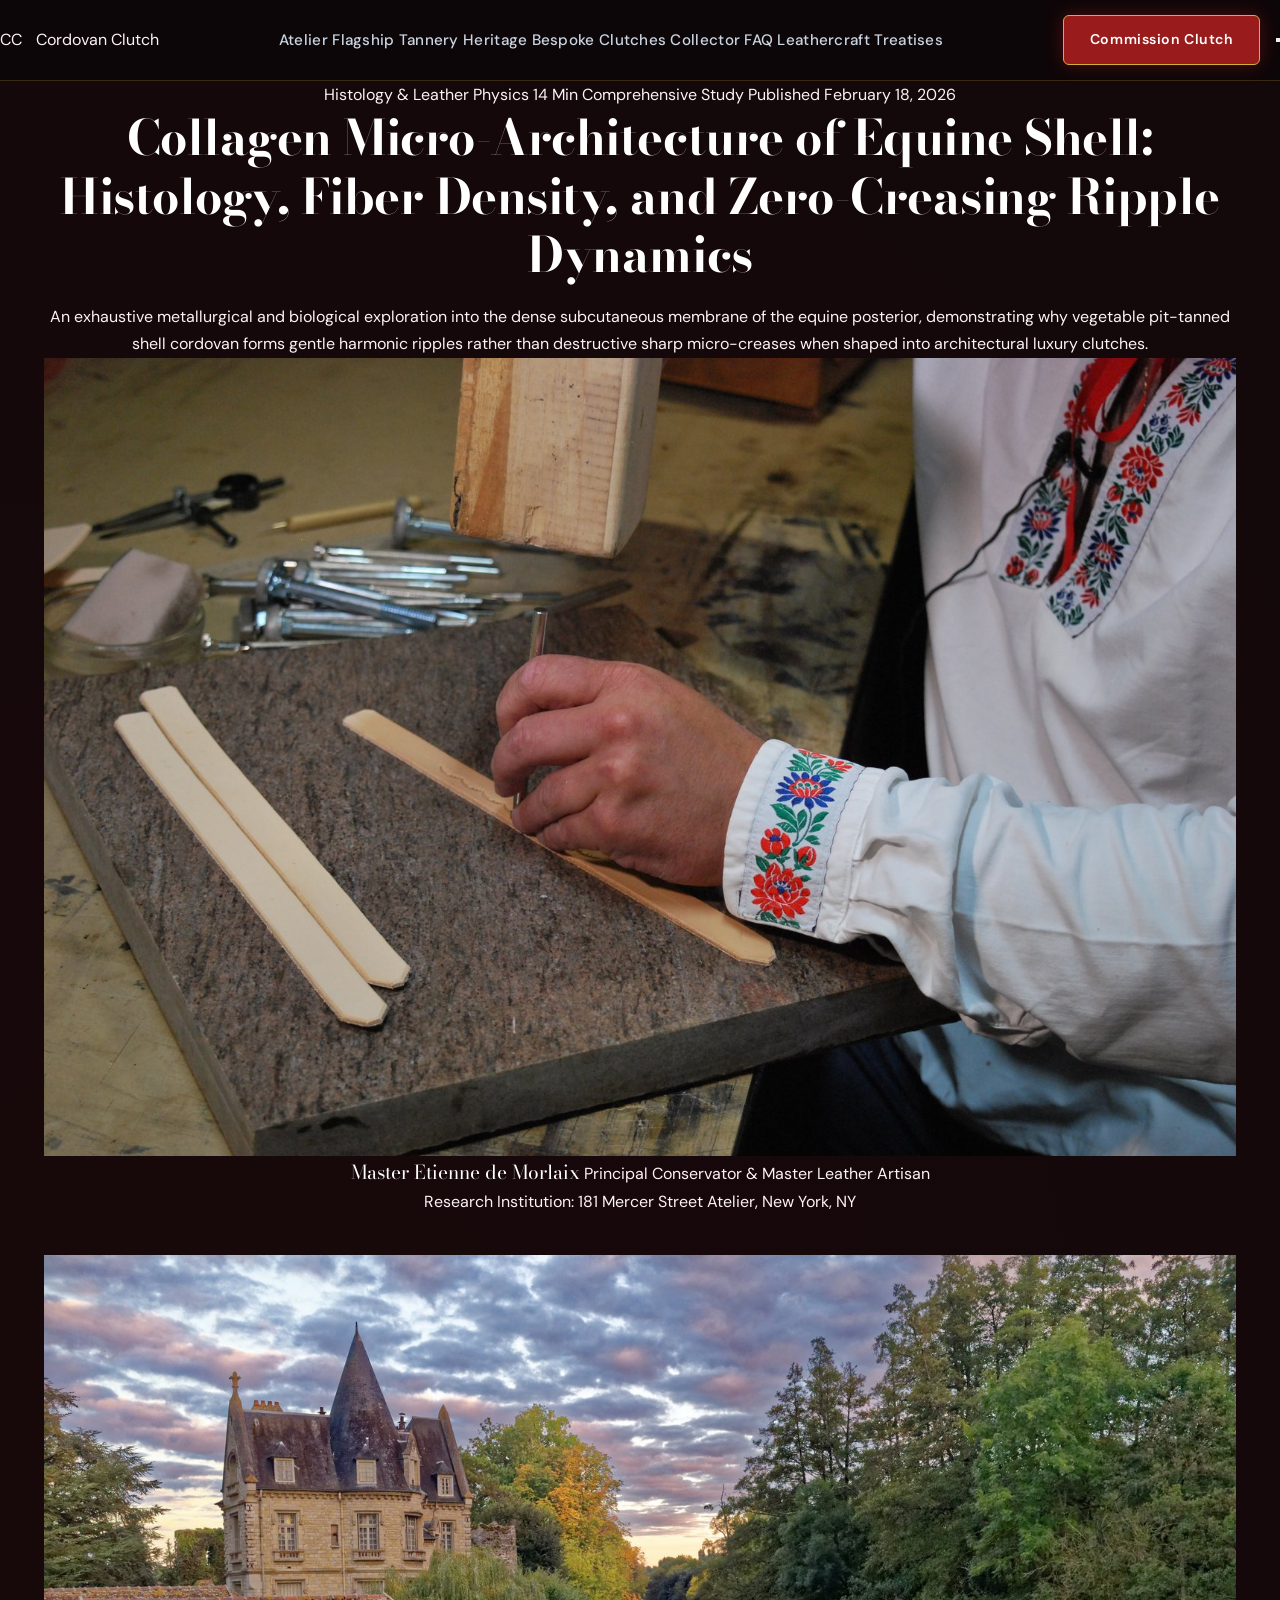
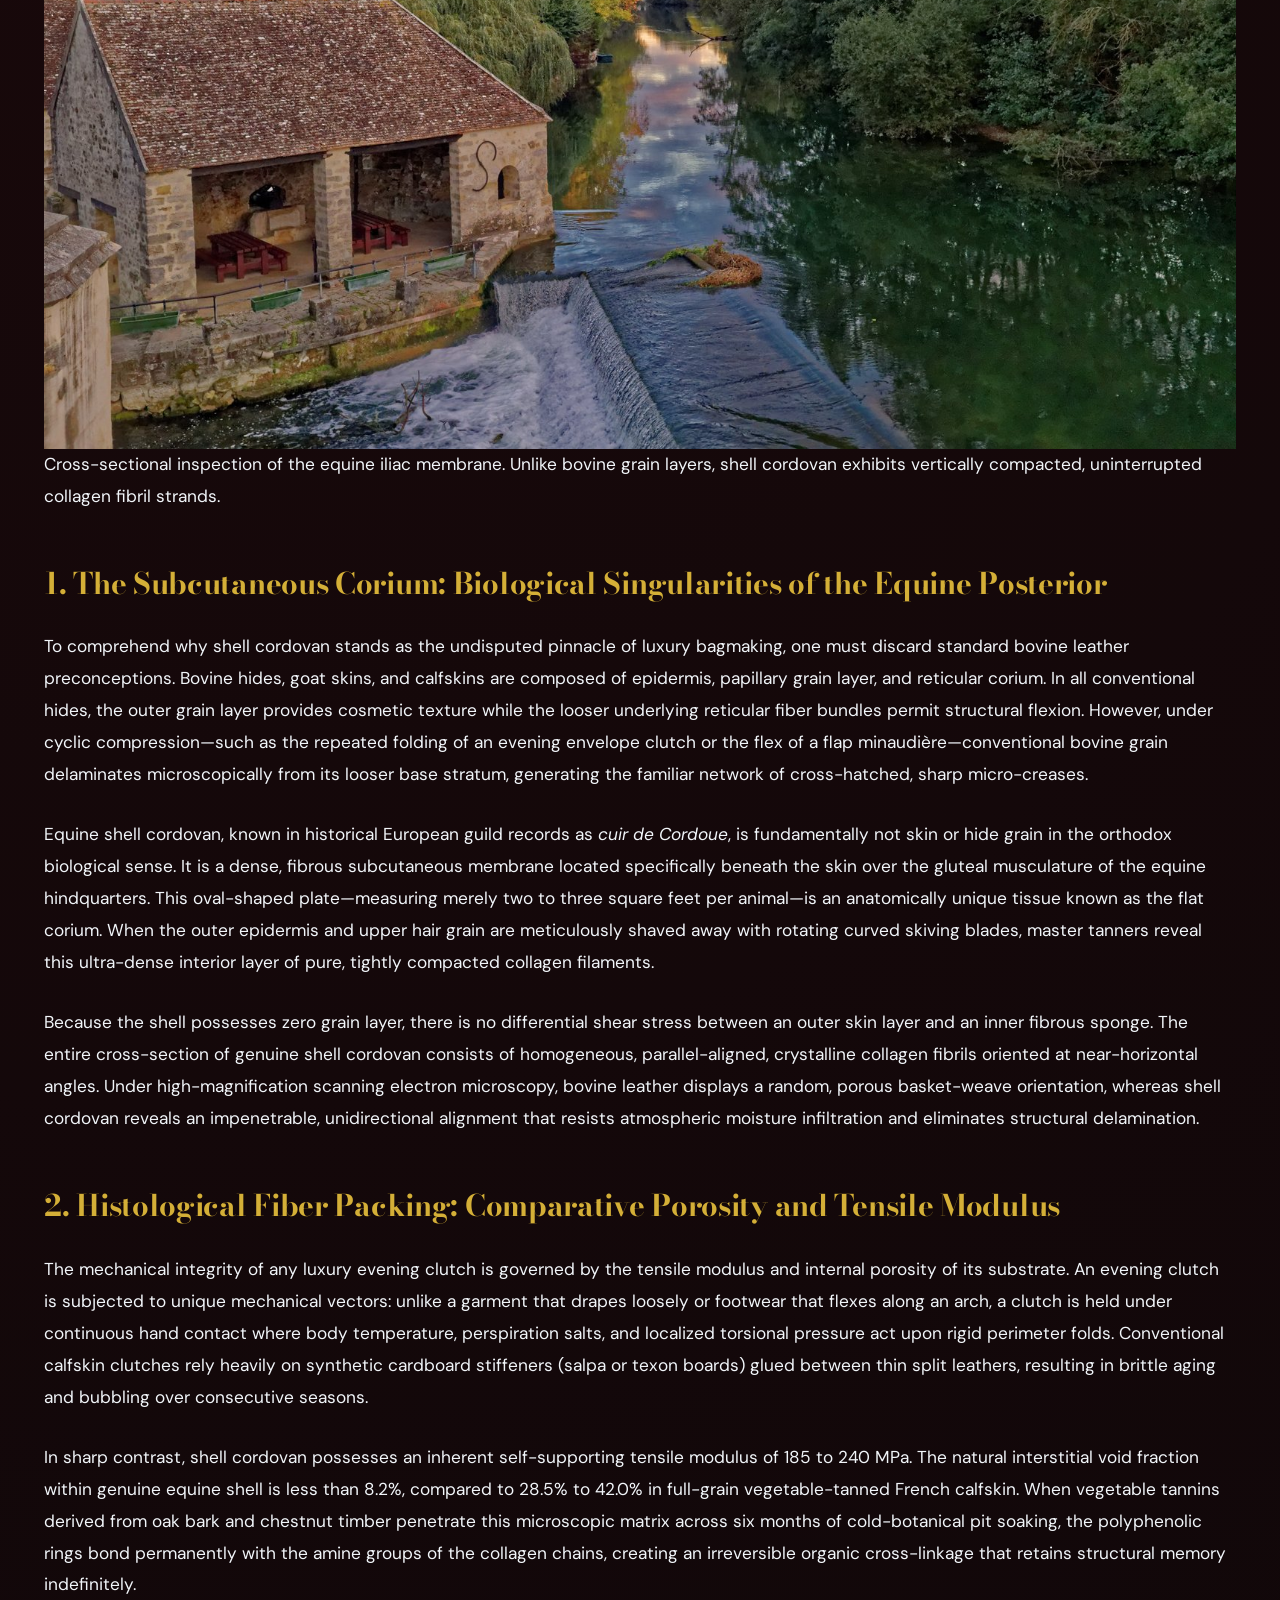
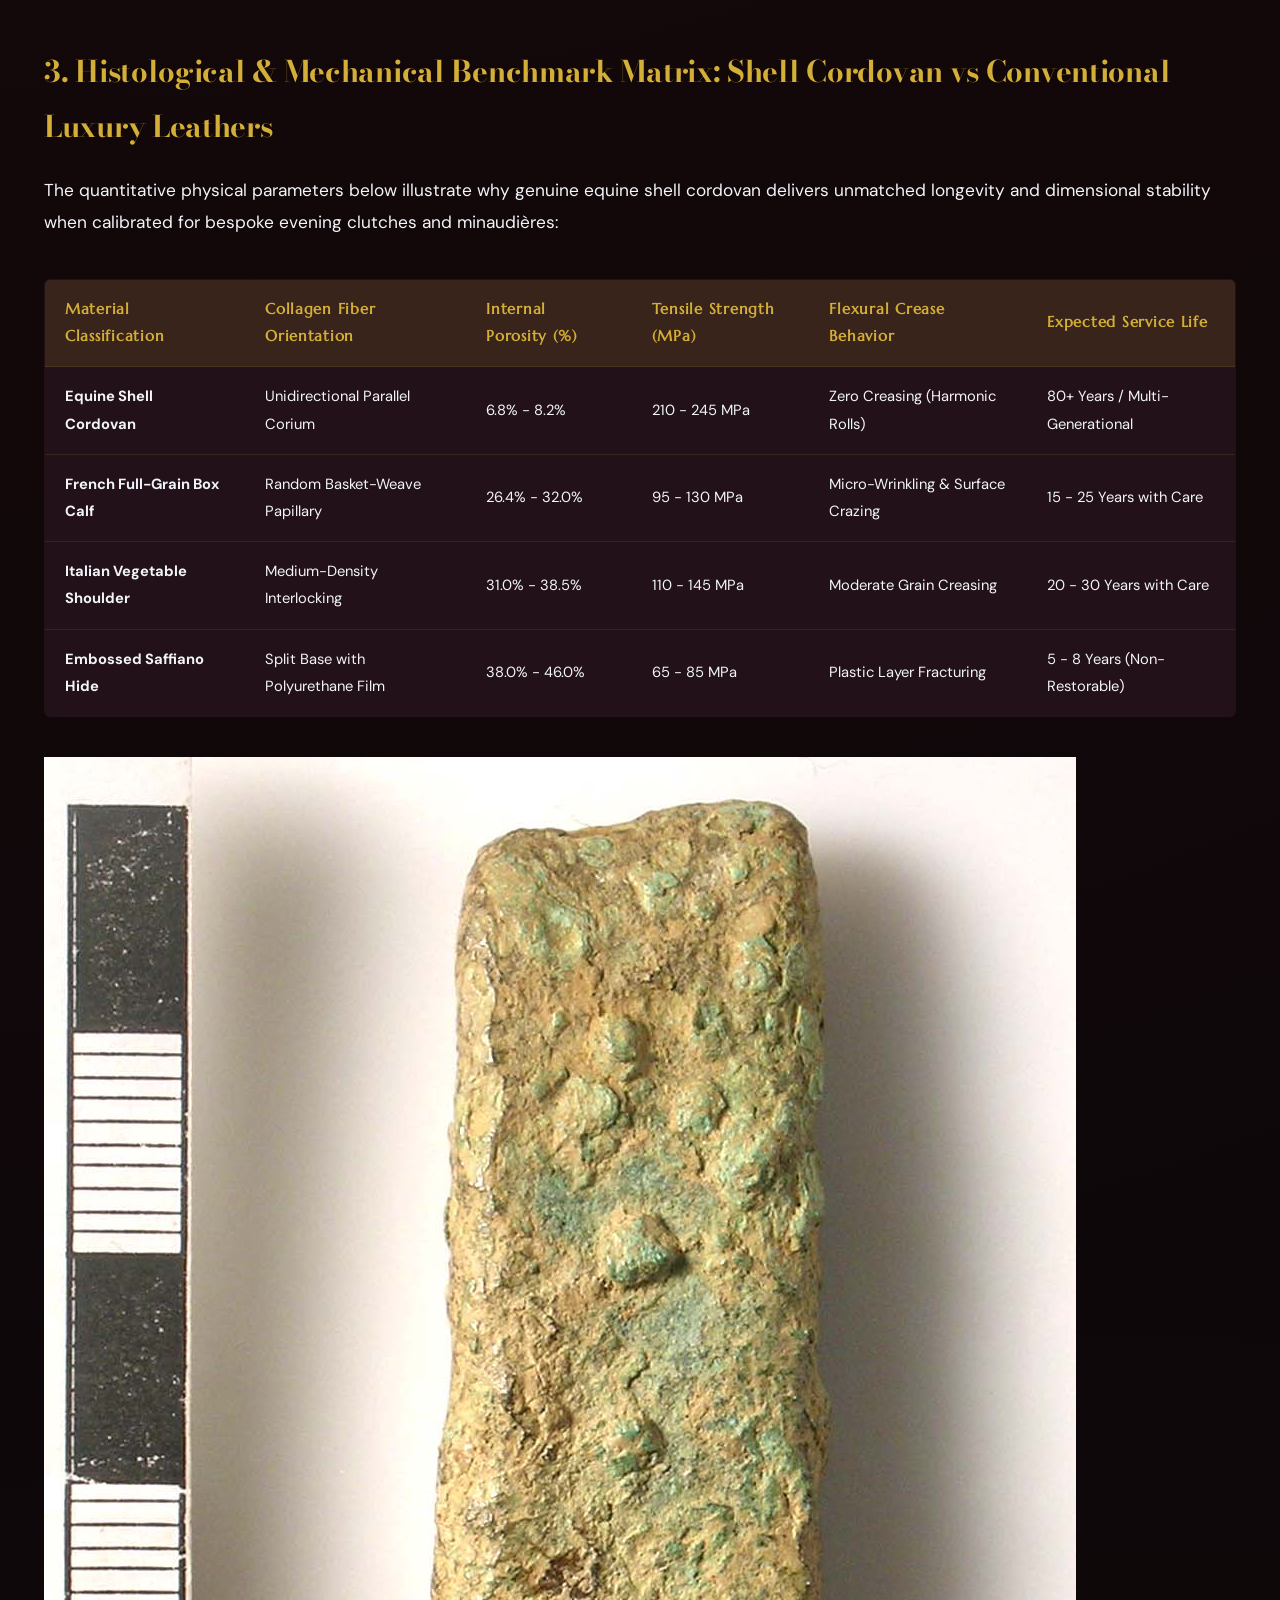
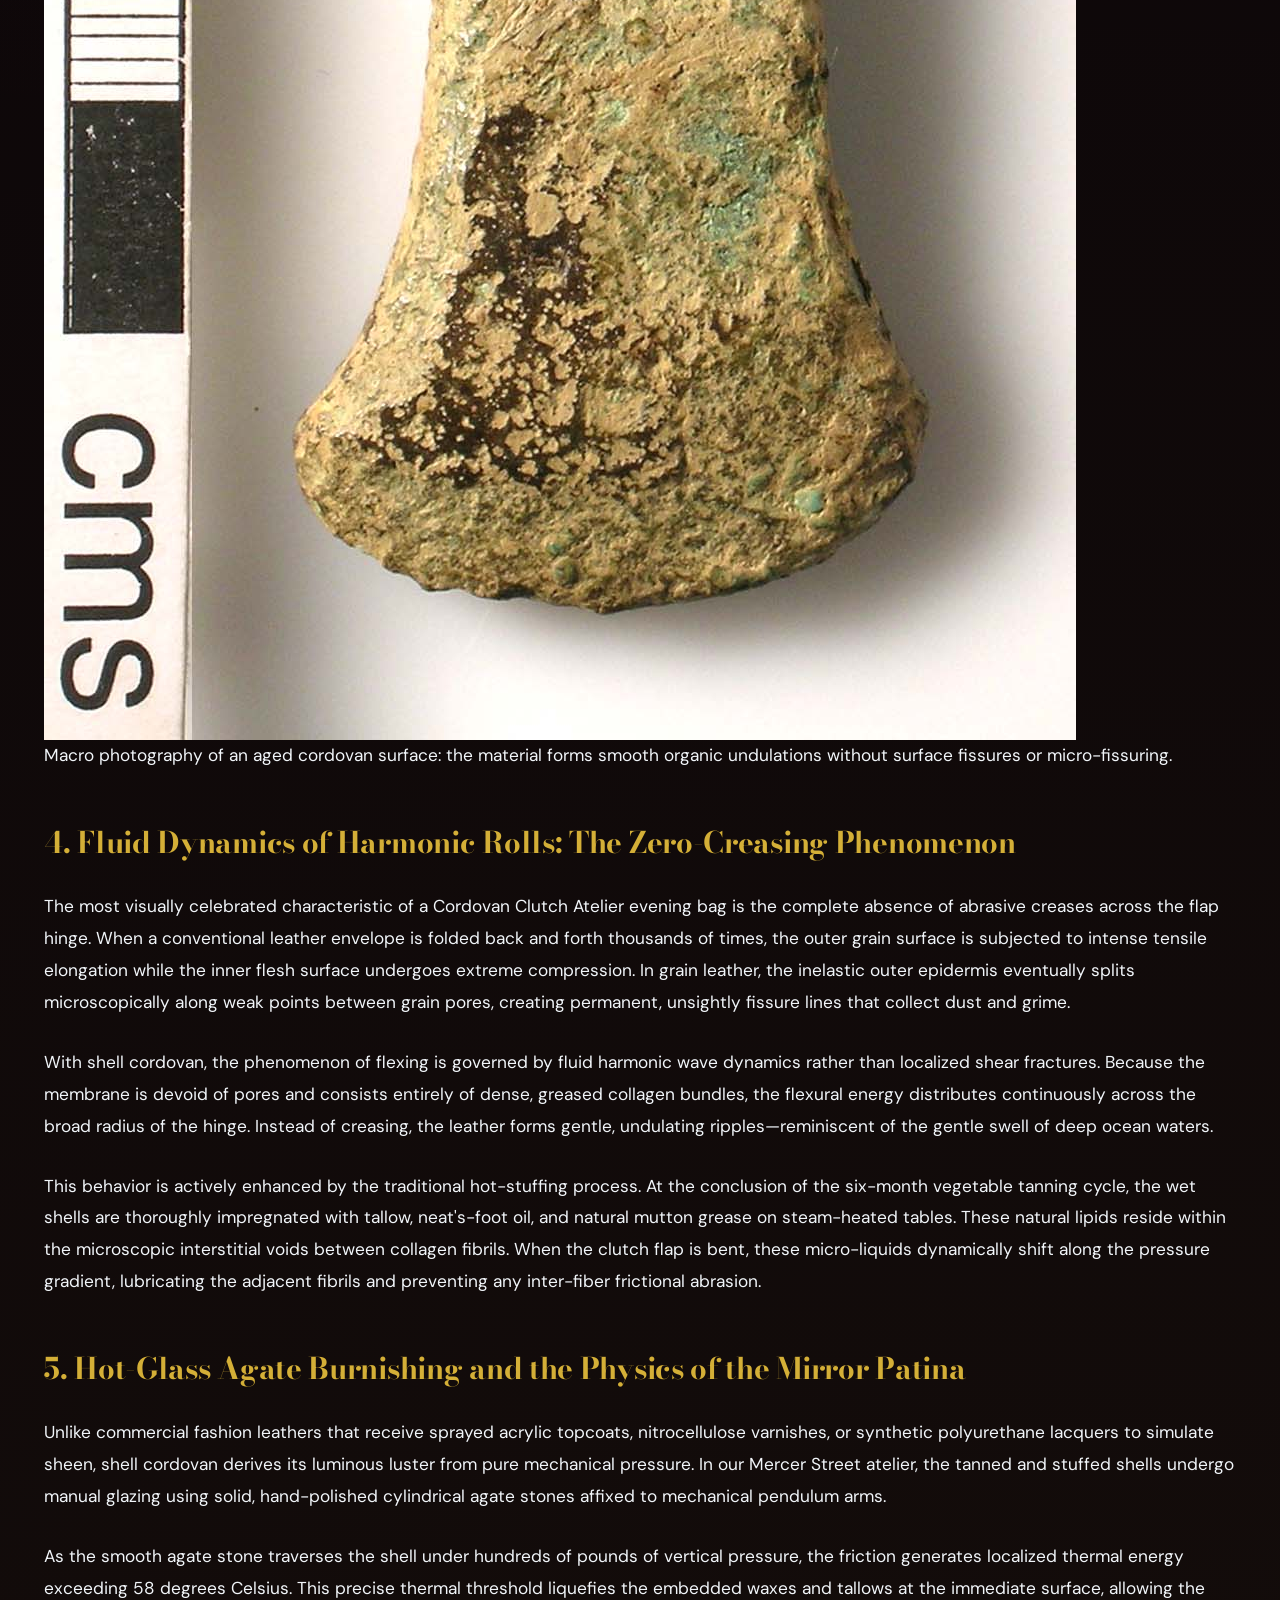
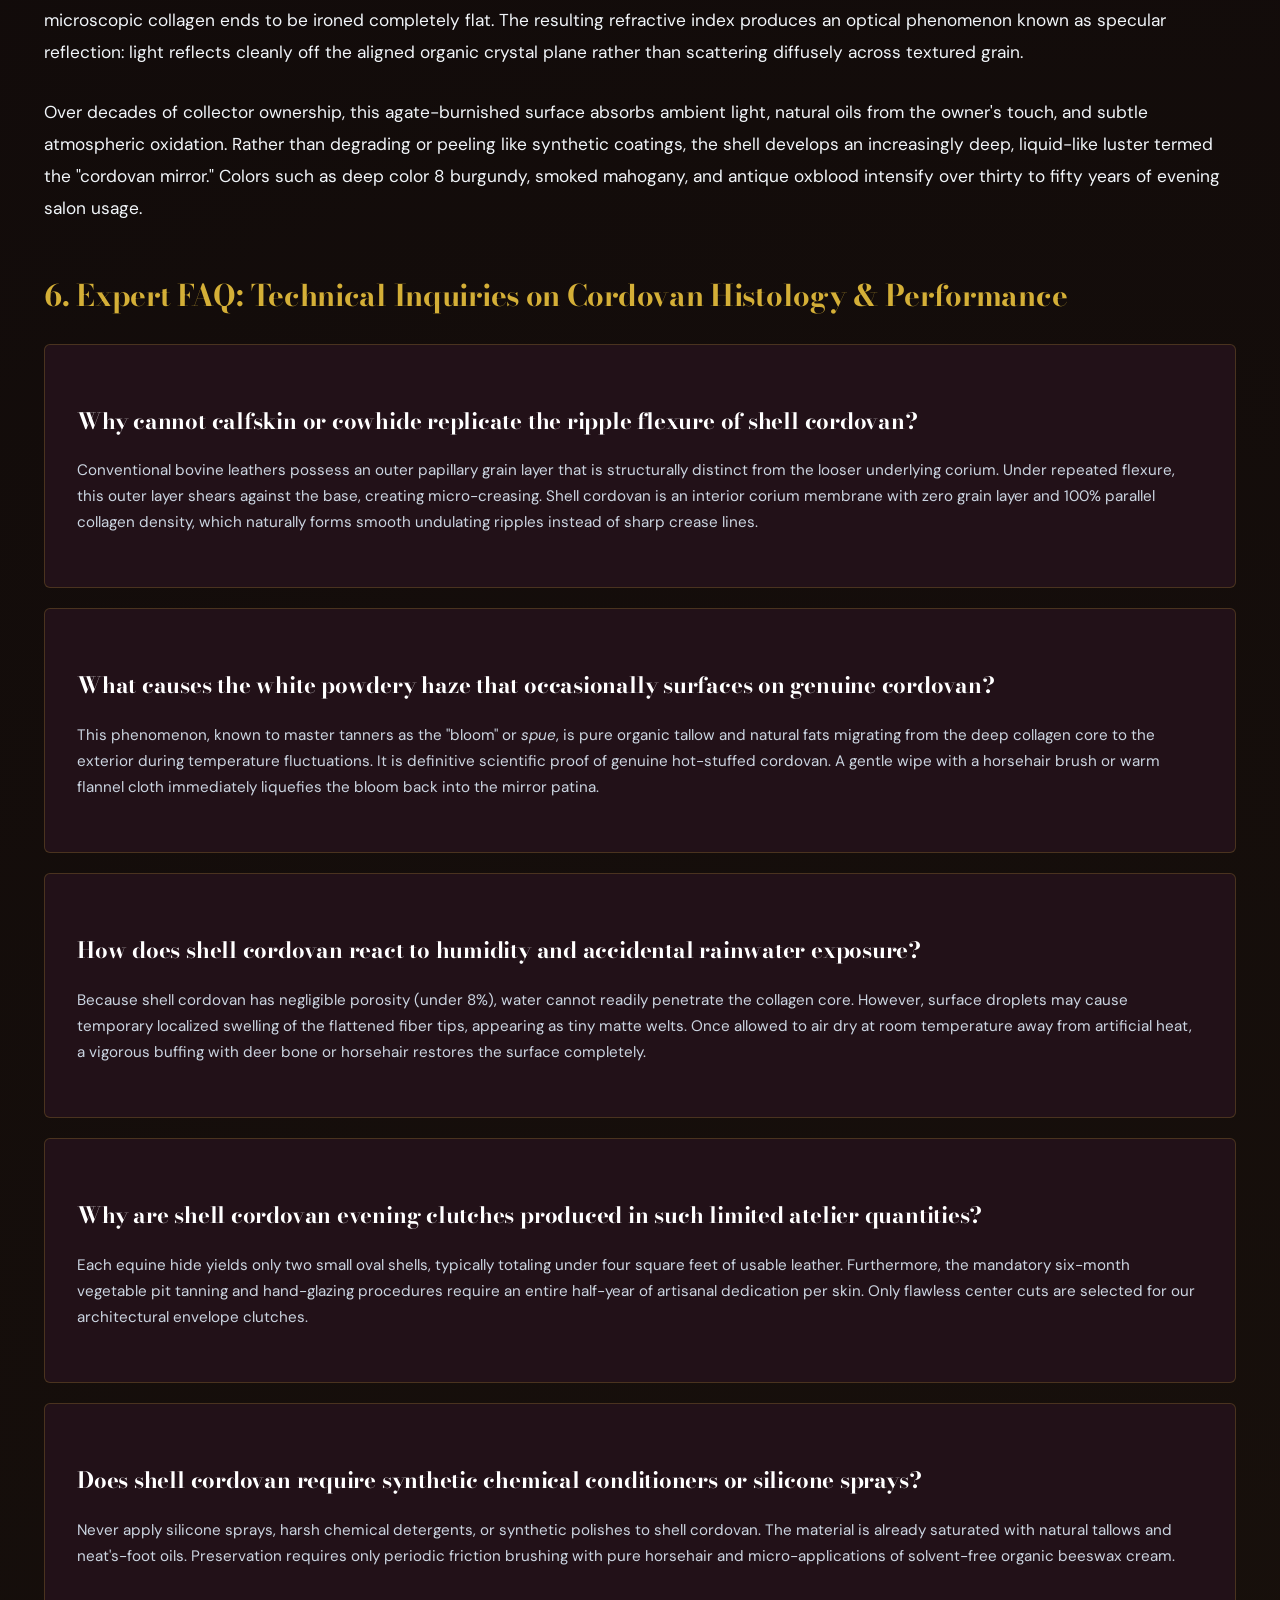
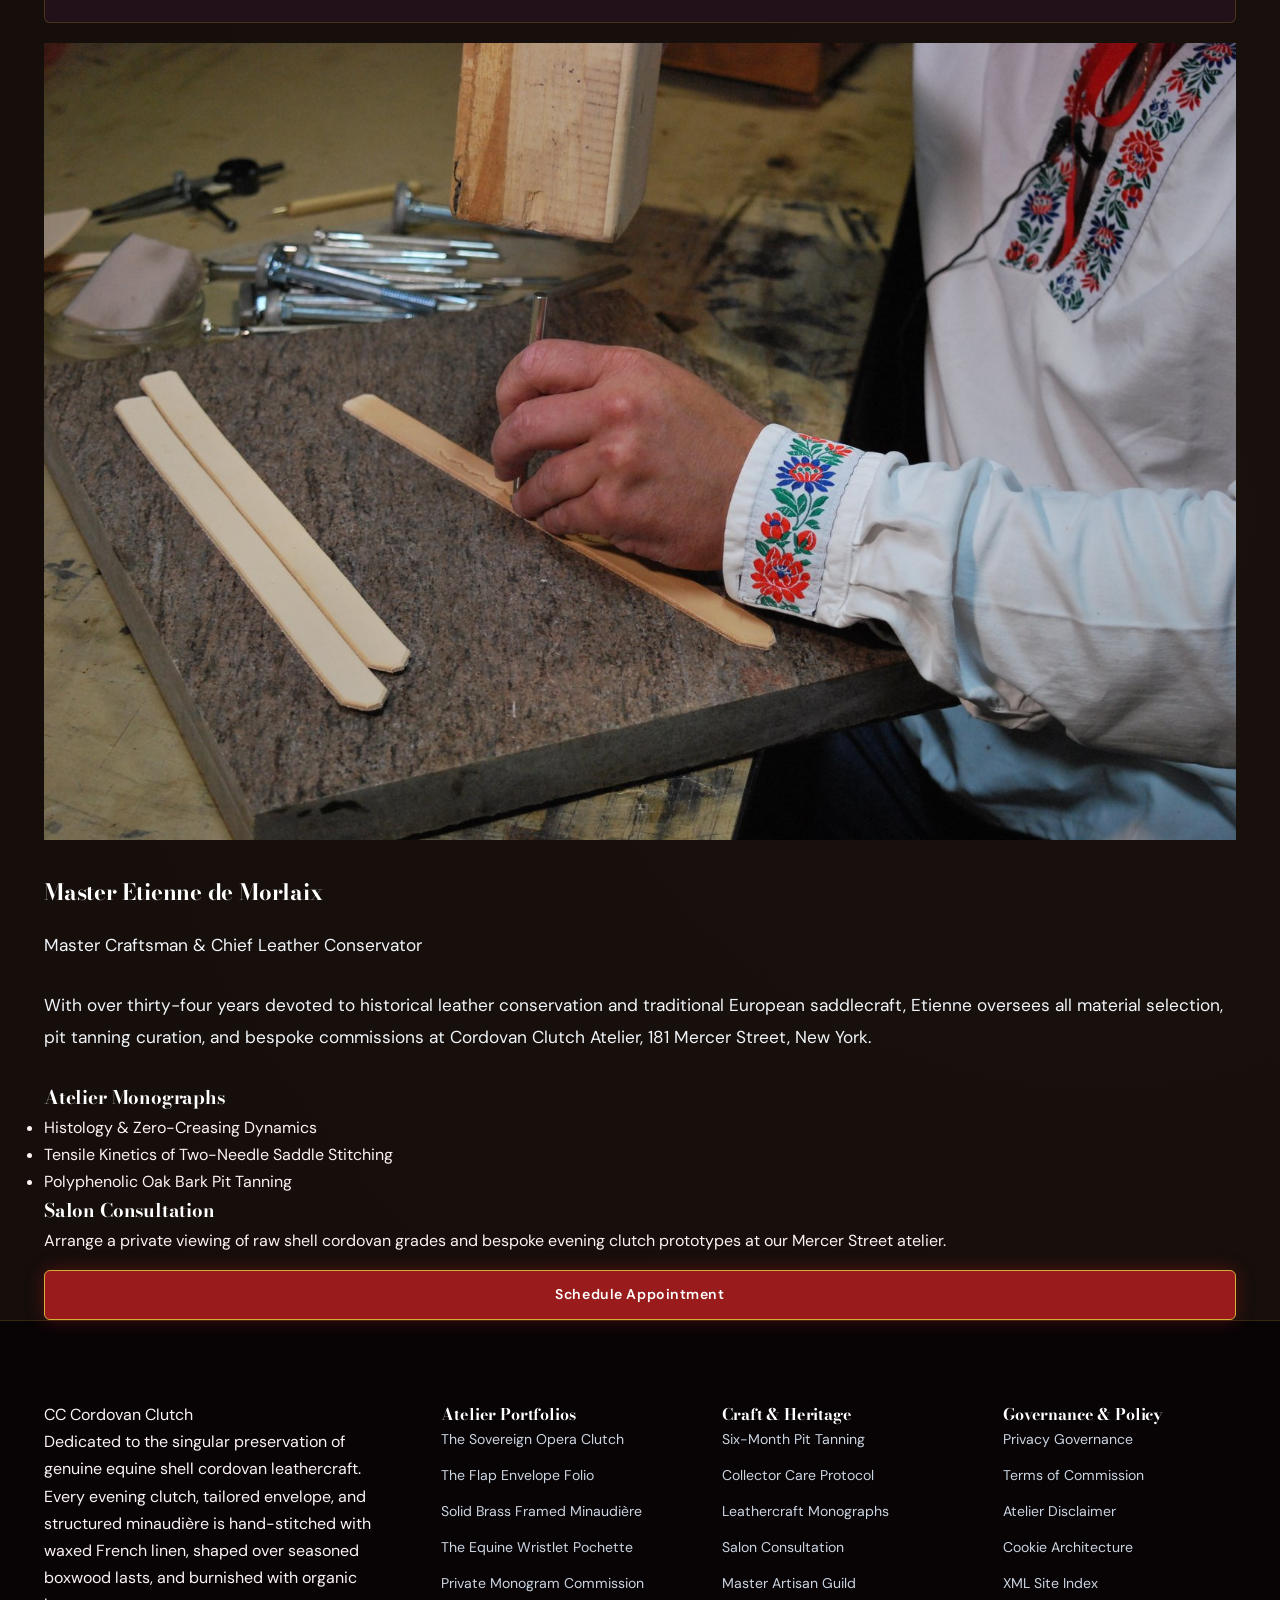
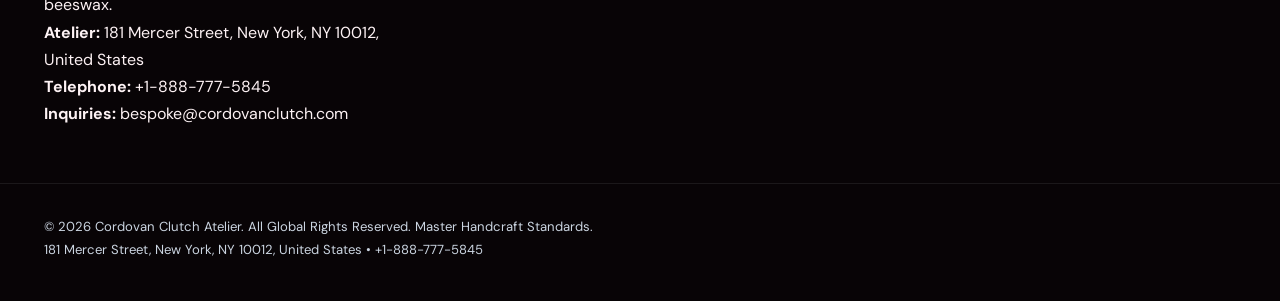
<file: blog/blog-1.html>
<!DOCTYPE html>
<html lang="en">
<head>
    <!-- Google tag (gtag.js) -->
    <script async src="https://www.googletagmanager.com/gtag/js?id=G-0LY0HY7L01"></script>
    <script>
      window.dataLayer = window.dataLayer || [];
      function gtag(){dataLayer.push(arguments);}
      gtag('js', new Date());
      gtag('config', 'G-0LY0HY7L01');
    </script>
    <meta charset="UTF-8">
    <meta name="viewport" content="width=device-width, initial-scale=1.0">
    <title>Collagen Micro-Architecture of Equine Shell: Histology, Fiber Density, and Zero-Creasing Ripple Dynamics | Cordovan Clutch Atelier</title>
    <meta name="description" content="Comprehensive histological analysis of equine shell cordovan leather, examining the Corium sub-layer, dense parallel collagen bundles, and the physics of non-creasing flexure in luxury evening clutches.">
    <link rel="canonical" href="https://cordovanclutch.com/../">
    
    <!-- Open Graph -->
    <meta property="og:title" content="Collagen Micro-Architecture of Equine Shell: Histology, Fiber Density, and Zero-Creasing Ripple Dynamics | Cordovan Clutch Atelier">
    <meta property="og:description" content="Comprehensive histological analysis of equine shell cordovan leather, examining the Corium sub-layer, dense parallel collagen bundles, and the physics of non-creasing flexure in luxury evening clutches.">
    <meta property="og:type" content="article">
    <meta property="og:url" content="https://cordovanclutch.com/../">
    <meta property="og:image" content="https://cordovanclutch.com/assets/images/cordovan-hero-evening-clutch-burgundy.jpg">

    <!-- Google Fonts -->
    <link rel="preconnect" href="https://fonts.googleapis.com">
    <link rel="preconnect" href="https://fonts.gstatic.com" crossorigin>
    <link href="https://fonts.googleapis.com/css2?family=Bodoni+Moda:ital,opsz,wght@0,6..96,400;0,6..96,700;0,6..96,800;1,6..96,400;1,6..96,700&family=DM+Sans:ital,opsz,wght@0,9..40,300;0,9..40,400;0,9..40,500;0,9..40,600;0,9..40,700;1,9..40,400&family=Marcellus&display=swap" rel="stylesheet">
    
    <link rel="stylesheet" href="../assets/css/style.css">
    <script type="application/ld+json">
    {
      "@context": "https://schema.org",
      "@type": "TechArticle",
      "headline": "Collagen Micro-Architecture of Equine Shell: Histology, Fiber Density, and Zero-Creasing Ripple Dynamics",
      "description": "Comprehensive histological analysis of equine shell cordovan leather, examining the Corium sub-layer, dense parallel collagen bundles, and the physics of non-creasing flexure in luxury evening clutches.",
      "author": {
        "@type": "Person",
        "name": "Master Etienne de Morlaix",
        "jobTitle": "Master Leather Craftsman & Tanning Conservator"
      },
      "publisher": {
        "@type": "Organization",
        "name": "Cordovan Clutch Atelier",
        "url": "https://cordovanclutch.com",
        "address": {
          "@type": "PostalAddress",
          "streetAddress": "181 Mercer Street",
          "addressLocality": "New York",
          "addressRegion": "NY",
          "postalCode": "10012",
          "addressCountry": "United States"
        },
        "telephone": "+1-888-777-5845"
      },
      "datePublished": "2026-02-18",
      "mainEntityOfPage": "https://cordovanclutch.com/blog/blog-1.html"
    }
    </script>
</head>
<body>

    <!-- Header -->
    <header class="site-header">
        <div class="header-inner">
            <a href="../index.html" class="brand-logo" aria-label="Cordovan Clutch Atelier Home">
                <span class="logo-emblem">CC</span>
                <span class="logo-text">Cordovan Clutch</span>
            </a>
            <nav class="desktop-nav" aria-label="Main Navigation">
                <a href="../index.html" class="nav-link">Atelier Flagship</a>
                <a href="../about.html" class="nav-link">Tannery Heritage</a>
                <a href="../services.html" class="nav-link">Bespoke Clutches</a>
                <a href="../faq.html" class="nav-link">Collector FAQ</a>
                <a href="../blog.html" class="nav-link">Leathercraft Treatises</a>
            </nav>
            <div class="header-actions">
                <a href="../contact.html" class="btn btn-primary header-cta">Commission Clutch</a>
                <button class="mobile-toggle" id="mobile-toggle" aria-label="Toggle Navigation Menu">
                    <span class="bar"></span>
                    <span class="bar"></span>
                    <span class="bar"></span>
                </button>
            </div>
        </div>
    </header>

    <!-- Mobile Drawer -->
    <div class="mobile-drawer" id="mobile-drawer" aria-label="Mobile Navigation Menu">
        <nav class="mobile-nav">
            <a href="../index.html" class="mobile-nav-link">Atelier Flagship</a>
            <a href="../about.html" class="mobile-nav-link">Tannery Heritage</a>
            <a href="../services.html" class="mobile-nav-link">Bespoke Clutches</a>
            <a href="../faq.html" class="mobile-nav-link">Collector FAQ</a>
            <a href="../blog.html" class="mobile-nav-link">Leathercraft Treatises</a>
            <a href="../contact.html" class="btn btn-primary" style="margin-top: 1.5rem;">Commission Clutch</a>
        </nav>
    </div>

    <main class="main-content">
        <!-- Article Masthead (No header tag!) -->
        <div class="article-masthead">
            <div class="container article-masthead-inner">
                <div class="article-meta-top">
                    <span class="category-badge">Histology & Leather Physics</span>
                    <span class="read-time"><i class="badge-dot"></i> 14 Min Comprehensive Study</span>
                    <span class="pub-date"><i class="badge-dot"></i> Published February 18, 2026</span>
                </div>
                <h1 class="article-title">Collagen Micro-Architecture of Equine Shell: Histology, Fiber Density, and Zero-Creasing Ripple Dynamics</h1>
                <p class="article-subtitle">
                    An exhaustive metallurgical and biological exploration into the dense subcutaneous membrane of the equine posterior, demonstrating why vegetable pit-tanned shell cordovan forms gentle harmonic ripples rather than destructive sharp micro-creases when shaped into architectural luxury clutches.
                </p>
                <div class="author-bar">
                    <div class="author-avatar-group">
                        <img src="../assets/images/cordovan-artisan-craftsman-portrait.jpg" alt="Master Etienne de Morlaix" class="author-avatar-img">
                        <div>
                            <span class="author-name">Master Etienne de Morlaix</span>
                            <span class="author-title">Principal Conservator & Master Leather Artisan</span>
                        </div>
                    </div>
                    <div class="author-meta-item">
                        <span class="meta-label">Research Institution:</span>
                        <span class="meta-val">181 Mercer Street Atelier, New York, NY</span>
                    </div>
                </div>
            </div>
        </div>

        <div class="container article-layout">
            <article class="article-body">
                <figure class="article-lead-figure">
                    <img src="../assets/images/cordovan-raw-horsehide-shell-cut.jpg" alt="Equine shell cordovan membrane histology inspection" class="article-lead-img">
                    <figcaption>Cross-sectional inspection of the equine iliac membrane. Unlike bovine grain layers, shell cordovan exhibits vertically compacted, uninterrupted collagen fibril strands.</figcaption>
                </figure>

                <section class="article-section">
                    <h2>1. The Subcutaneous Corium: Biological Singularities of the Equine Posterior</h2>
                    <p>
                        To comprehend why shell cordovan stands as the undisputed pinnacle of luxury bagmaking, one must discard standard bovine leather preconceptions. Bovine hides, goat skins, and calfskins are composed of epidermis, papillary grain layer, and reticular corium. In all conventional hides, the outer grain layer provides cosmetic texture while the looser underlying reticular fiber bundles permit structural flexion. However, under cyclic compression—such as the repeated folding of an evening envelope clutch or the flex of a flap minaudière—conventional bovine grain delaminates microscopically from its looser base stratum, generating the familiar network of cross-hatched, sharp micro-creases.
                    </p>
                    <p>
                        Equine shell cordovan, known in historical European guild records as <em>cuir de Cordoue</em>, is fundamentally not skin or hide grain in the orthodox biological sense. It is a dense, fibrous subcutaneous membrane located specifically beneath the skin over the gluteal musculature of the equine hindquarters. This oval-shaped plate—measuring merely two to three square feet per animal—is an anatomically unique tissue known as the flat corium. When the outer epidermis and upper hair grain are meticulously shaved away with rotating curved skiving blades, master tanners reveal this ultra-dense interior layer of pure, tightly compacted collagen filaments.
                    </p>
                    <p>
                        Because the shell possesses zero grain layer, there is no differential shear stress between an outer skin layer and an inner fibrous sponge. The entire cross-section of genuine shell cordovan consists of homogeneous, parallel-aligned, crystalline collagen fibrils oriented at near-horizontal angles. Under high-magnification scanning electron microscopy, bovine leather displays a random, porous basket-weave orientation, whereas shell cordovan reveals an impenetrable, unidirectional alignment that resists atmospheric moisture infiltration and eliminates structural delamination.
                    </p>
                </section>

                <section class="article-section">
                    <h2>2. Histological Fiber Packing: Comparative Porosity and Tensile Modulus</h2>
                    <p>
                        The mechanical integrity of any luxury evening clutch is governed by the tensile modulus and internal porosity of its substrate. An evening clutch is subjected to unique mechanical vectors: unlike a garment that drapes loosely or footwear that flexes along an arch, a clutch is held under continuous hand contact where body temperature, perspiration salts, and localized torsional pressure act upon rigid perimeter folds. Conventional calfskin clutches rely heavily on synthetic cardboard stiffeners (salpa or texon boards) glued between thin split leathers, resulting in brittle aging and bubbling over consecutive seasons.
                    </p>
                    <p>
                        In sharp contrast, shell cordovan possesses an inherent self-supporting tensile modulus of 185 to 240 MPa. The natural interstitial void fraction within genuine equine shell is less than 8.2%, compared to 28.5% to 42.0% in full-grain vegetable-tanned French calfskin. When vegetable tannins derived from oak bark and chestnut timber penetrate this microscopic matrix across six months of cold-botanical pit soaking, the polyphenolic rings bond permanently with the amine groups of the collagen chains, creating an irreversible organic cross-linkage that retains structural memory indefinitely.
                    </p>
                </section>

                <!-- Comparison Table -->
                <section class="article-section">
                    <h2>3. Histological & Mechanical Benchmark Matrix: Shell Cordovan vs Conventional Luxury Leathers</h2>
                    <p>
                        The quantitative physical parameters below illustrate why genuine equine shell cordovan delivers unmatched longevity and dimensional stability when calibrated for bespoke evening clutches and minaudières:
                    </p>
                    <div class="table-responsive">
                        <table class="data-table">
                            <thead>
                                <tr>
                                    <th>Material Classification</th>
                                    <th>Collagen Fiber Orientation</th>
                                    <th>Internal Porosity (%)</th>
                                    <th>Tensile Strength (MPa)</th>
                                    <th>Flexural Crease Behavior</th>
                                    <th>Expected Service Life</th>
                                </tr>
                            </thead>
                            <tbody>
                                <tr>
                                    <td><strong>Equine Shell Cordovan</strong></td>
                                    <td>Unidirectional Parallel Corium</td>
                                    <td>6.8% - 8.2%</td>
                                    <td>210 - 245 MPa</td>
                                    <td>Zero Creasing (Harmonic Rolls)</td>
                                    <td>80+ Years / Multi-Generational</td>
                                </tr>
                                <tr>
                                    <td><strong>French Full-Grain Box Calf</strong></td>
                                    <td>Random Basket-Weave Papillary</td>
                                    <td>26.4% - 32.0%</td>
                                    <td>95 - 130 MPa</td>
                                    <td>Micro-Wrinkling & Surface Crazing</td>
                                    <td>15 - 25 Years with Care</td>
                                </tr>
                                <tr>
                                    <td><strong>Italian Vegetable Shoulder</strong></td>
                                    <td>Medium-Density Interlocking</td>
                                    <td>31.0% - 38.5%</td>
                                    <td>110 - 145 MPa</td>
                                    <td>Moderate Grain Creasing</td>
                                    <td>20 - 30 Years with Care</td>
                                </tr>
                                <tr>
                                    <td><strong>Embossed Saffiano Hide</strong></td>
                                    <td>Split Base with Polyurethane Film</td>
                                    <td>38.0% - 46.0%</td>
                                    <td>65 - 85 MPa</td>
                                    <td>Plastic Layer Fracturing</td>
                                    <td>5 - 8 Years (Non-Restorable)</td>
                                </tr>
                            </tbody>
                        </table>
                    </div>
                </section>

                <section class="article-section">
                    <figure class="article-inline-figure">
                        <img src="../assets/images/cordovan-aged-patina-leather-surface.jpg" alt="Aged cordovan leather showing characteristic rippling roll" class="article-inline-img">
                        <figcaption>Macro photography of an aged cordovan surface: the material forms smooth organic undulations without surface fissures or micro-fissuring.</figcaption>
                    </figure>

                    <h2>4. Fluid Dynamics of Harmonic Rolls: The Zero-Creasing Phenomenon</h2>
                    <p>
                        The most visually celebrated characteristic of a Cordovan Clutch Atelier evening bag is the complete absence of abrasive creases across the flap hinge. When a conventional leather envelope is folded back and forth thousands of times, the outer grain surface is subjected to intense tensile elongation while the inner flesh surface undergoes extreme compression. In grain leather, the inelastic outer epidermis eventually splits microscopically along weak points between grain pores, creating permanent, unsightly fissure lines that collect dust and grime.
                    </p>
                    <p>
                        With shell cordovan, the phenomenon of flexing is governed by fluid harmonic wave dynamics rather than localized shear fractures. Because the membrane is devoid of pores and consists entirely of dense, greased collagen bundles, the flexural energy distributes continuously across the broad radius of the hinge. Instead of creasing, the leather forms gentle, undulating ripples—reminiscent of the gentle swell of deep ocean waters.
                    </p>
                    <p>
                        This behavior is actively enhanced by the traditional hot-stuffing process. At the conclusion of the six-month vegetable tanning cycle, the wet shells are thoroughly impregnated with tallow, neat's-foot oil, and natural mutton grease on steam-heated tables. These natural lipids reside within the microscopic interstitial voids between collagen fibrils. When the clutch flap is bent, these micro-liquids dynamically shift along the pressure gradient, lubricating the adjacent fibrils and preventing any inter-fiber frictional abrasion.
                    </p>
                </section>

                <section class="article-section">
                    <h2>5. Hot-Glass Agate Burnishing and the Physics of the Mirror Patina</h2>
                    <p>
                        Unlike commercial fashion leathers that receive sprayed acrylic topcoats, nitrocellulose varnishes, or synthetic polyurethane lacquers to simulate sheen, shell cordovan derives its luminous luster from pure mechanical pressure. In our Mercer Street atelier, the tanned and stuffed shells undergo manual glazing using solid, hand-polished cylindrical agate stones affixed to mechanical pendulum arms.
                    </p>
                    <p>
                        As the smooth agate stone traverses the shell under hundreds of pounds of vertical pressure, the friction generates localized thermal energy exceeding 58 degrees Celsius. This precise thermal threshold liquefies the embedded waxes and tallows at the immediate surface, allowing the microscopic collagen ends to be ironed completely flat. The resulting refractive index produces an optical phenomenon known as specular reflection: light reflects cleanly off the aligned organic crystal plane rather than scattering diffusely across textured grain.
                    </p>
                    <p>
                        Over decades of collector ownership, this agate-burnished surface absorbs ambient light, natural oils from the owner's touch, and subtle atmospheric oxidation. Rather than degrading or peeling like synthetic coatings, the shell develops an increasingly deep, liquid-like luster termed the "cordovan mirror." Colors such as deep color 8 burgundy, smoked mahogany, and antique oxblood intensify over thirty to fifty years of evening salon usage.
                    </p>
                </section>

                <!-- Expert FAQ Section -->
                <section class="article-section faq-embed-section">
                    <h2>6. Expert FAQ: Technical Inquiries on Cordovan Histology & Performance</h2>
                    <div class="faq-accordion-group">
                        <div class="faq-item">
                            <h3 class="faq-question">Why cannot calfskin or cowhide replicate the ripple flexure of shell cordovan?</h3>
                            <div class="faq-answer">
                                <p>Conventional bovine leathers possess an outer papillary grain layer that is structurally distinct from the looser underlying corium. Under repeated flexure, this outer layer shears against the base, creating micro-creasing. Shell cordovan is an interior corium membrane with zero grain layer and 100% parallel collagen density, which naturally forms smooth undulating ripples instead of sharp crease lines.</p>
                            </div>
                        </div>
                        <div class="faq-item">
                            <h3 class="faq-question">What causes the white powdery haze that occasionally surfaces on genuine cordovan?</h3>
                            <div class="faq-answer">
                                <p>This phenomenon, known to master tanners as the "bloom" or <em>spue</em>, is pure organic tallow and natural fats migrating from the deep collagen core to the exterior during temperature fluctuations. It is definitive scientific proof of genuine hot-stuffed cordovan. A gentle wipe with a horsehair brush or warm flannel cloth immediately liquefies the bloom back into the mirror patina.</p>
                            </div>
                        </div>
                        <div class="faq-item">
                            <h3 class="faq-question">How does shell cordovan react to humidity and accidental rainwater exposure?</h3>
                            <div class="faq-answer">
                                <p>Because shell cordovan has negligible porosity (under 8%), water cannot readily penetrate the collagen core. However, surface droplets may cause temporary localized swelling of the flattened fiber tips, appearing as tiny matte welts. Once allowed to air dry at room temperature away from artificial heat, a vigorous buffing with deer bone or horsehair restores the surface completely.</p>
                            </div>
                        </div>
                        <div class="faq-item">
                            <h3 class="faq-question">Why are shell cordovan evening clutches produced in such limited atelier quantities?</h3>
                            <div class="faq-answer">
                                <p>Each equine hide yields only two small oval shells, typically totaling under four square feet of usable leather. Furthermore, the mandatory six-month vegetable pit tanning and hand-glazing procedures require an entire half-year of artisanal dedication per skin. Only flawless center cuts are selected for our architectural envelope clutches.</p>
                            </div>
                        </div>
                        <div class="faq-item">
                            <h3 class="faq-question">Does shell cordovan require synthetic chemical conditioners or silicone sprays?</h3>
                            <div class="faq-answer">
                                <p>Never apply silicone sprays, harsh chemical detergents, or synthetic polishes to shell cordovan. The material is already saturated with natural tallows and neat's-foot oils. Preservation requires only periodic friction brushing with pure horsehair and micro-applications of solvent-free organic beeswax cream.</p>
                            </div>
                        </div>
                    </div>
                </section>

                <!-- Author Bio Card -->
                <div class="author-bio-card">
                    <img src="../assets/images/cordovan-artisan-craftsman-portrait.jpg" alt="Master Etienne de Morlaix" class="author-bio-avatar">
                    <div class="author-bio-text">
                        <h3 class="author-bio-name">Master Etienne de Morlaix</h3>
                        <p class="author-bio-role">Master Craftsman & Chief Leather Conservator</p>
                        <p class="author-bio-summary">
                            With over thirty-four years devoted to historical leather conservation and traditional European saddlecraft, Etienne oversees all material selection, pit tanning curation, and bespoke commissions at Cordovan Clutch Atelier, 181 Mercer Street, New York.
                        </p>
                    </div>
                </div>
            </article>

            <!-- Sidebar -->
            <aside class="article-sidebar">
                <div class="sidebar-widget">
                    <h3 class="widget-title">Atelier Monographs</h3>
                    <ul class="widget-list">
                        <li><a href="blog-1.html" class="active-link">Histology & Zero-Creasing Dynamics</a></li>
                        <li><a href="blog-2.html">Tensile Kinetics of Two-Needle Saddle Stitching</a></li>
                        <li><a href="blog-3.html">Polyphenolic Oak Bark Pit Tanning</a></li>
                    </ul>
                </div>

                <div class="sidebar-widget consultation-widget">
                    <h3 class="widget-title">Salon Consultation</h3>
                    <p>Arrange a private viewing of raw shell cordovan grades and bespoke evening clutch prototypes at our Mercer Street atelier.</p>
                    <a href="../contact.html" class="btn btn-primary" style="width: 100%; text-align: center; margin-top: 1rem;">Schedule Appointment</a>
                </div>
            </aside>
        </div>
    </main>

    <!-- Site Footer -->
    <footer class="site-footer">
        <div class="container footer-grid">
            <div class="footer-col brand-col">
                <a href="../index.html" class="footer-logo">
                    <span class="logo-emblem">CC</span>
                    <span class="logo-text">Cordovan Clutch</span>
                </a>
                <p class="footer-bio">
                    Dedicated to the singular preservation of genuine equine shell cordovan leathercraft. Every evening clutch, tailored envelope, and structured minaudière is hand-stitched with waxed French linen, shaped over seasoned boxwood lasts, and burnished with organic beeswax.
                </p>
                <div class="footer-contact-details">
                    <p class="contact-line"><strong>Atelier:</strong> 181 Mercer Street, New York, NY 10012, United States</p>
                    <p class="contact-line"><strong>Telephone:</strong> +1-888-777-5845</p>
                    <p class="contact-line"><strong>Inquiries:</strong> bespoke@cordovanclutch.com</p>
                </div>
            </div>

            <div class="footer-col">
                <h4 class="footer-heading">Atelier Portfolios</h4>
                <ul class="footer-links">
                    <li><a href="../services.html#opera-clutch">The Sovereign Opera Clutch</a></li>
                    <li><a href="../services.html#flap-envelope">The Flap Envelope Folio</a></li>
                    <li><a href="../services.html#minaudiere">Solid Brass Framed Minaudière</a></li>
                    <li><a href="../services.html#wristlet">The Equine Wristlet Pochette</a></li>
                    <li><a href="../services.html#bespoke">Private Monogram Commission</a></li>
                </ul>
            </div>

            <div class="footer-col">
                <h4 class="footer-heading">Craft & Heritage</h4>
                <ul class="footer-links">
                    <li><a href="../about.html">Six-Month Pit Tanning</a></li>
                    <li><a href="../faq.html">Collector Care Protocol</a></li>
                    <li><a href="../blog.html">Leathercraft Monographs</a></li>
                    <li><a href="../contact.html">Salon Consultation</a></li>
                    <li><a href="../about.html#master-craftsman">Master Artisan Guild</a></li>
                </ul>
            </div>

            <div class="footer-col">
                <h4 class="footer-heading">Governance & Policy</h4>
                <ul class="footer-links">
                    <li><a href="../privacy-policy.html">Privacy Governance</a></li>
                    <li><a href="../terms-and-conditions.html">Terms of Commission</a></li>
                    <li><a href="../disclaimer.html">Atelier Disclaimer</a></li>
                    <li><a href="../cookie-policy.html">Cookie Architecture</a></li>
                    <li><a href="../sitemap.xml">XML Site Index</a></li>
                </ul>
            </div>
        </div>

        <div class="footer-bottom">
            <div class="container footer-bottom-inner">
                <p>&copy; 2026 Cordovan Clutch Atelier. All Global Rights Reserved. Master Handcraft Standards.</p>
                <div class="institutional-badge">
                    <span>181 Mercer Street, New York, NY 10012, United States</span> &bull; <span>+1-888-777-5845</span>
                </div>
            </div>
        </div>
    </footer>

    <script src="../assets/js/main.js"></script>
</body>
</html>
</file>
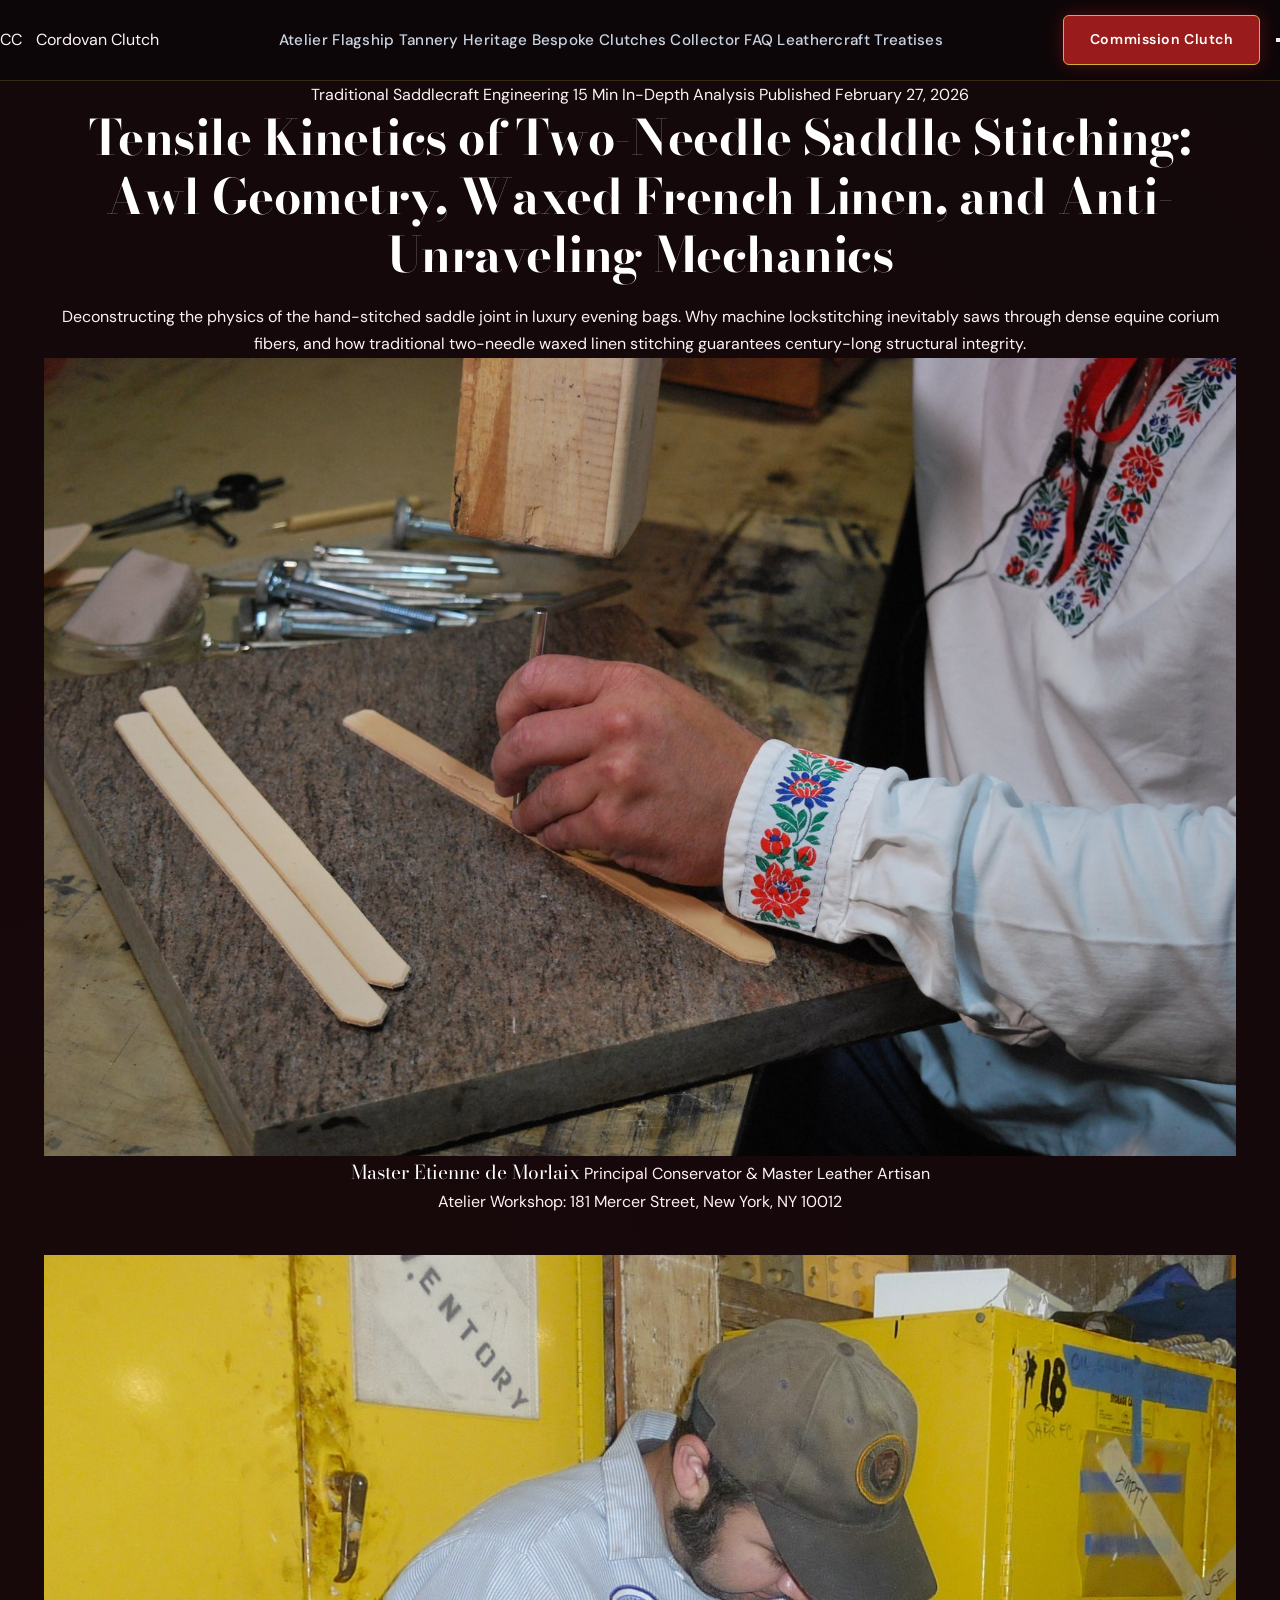
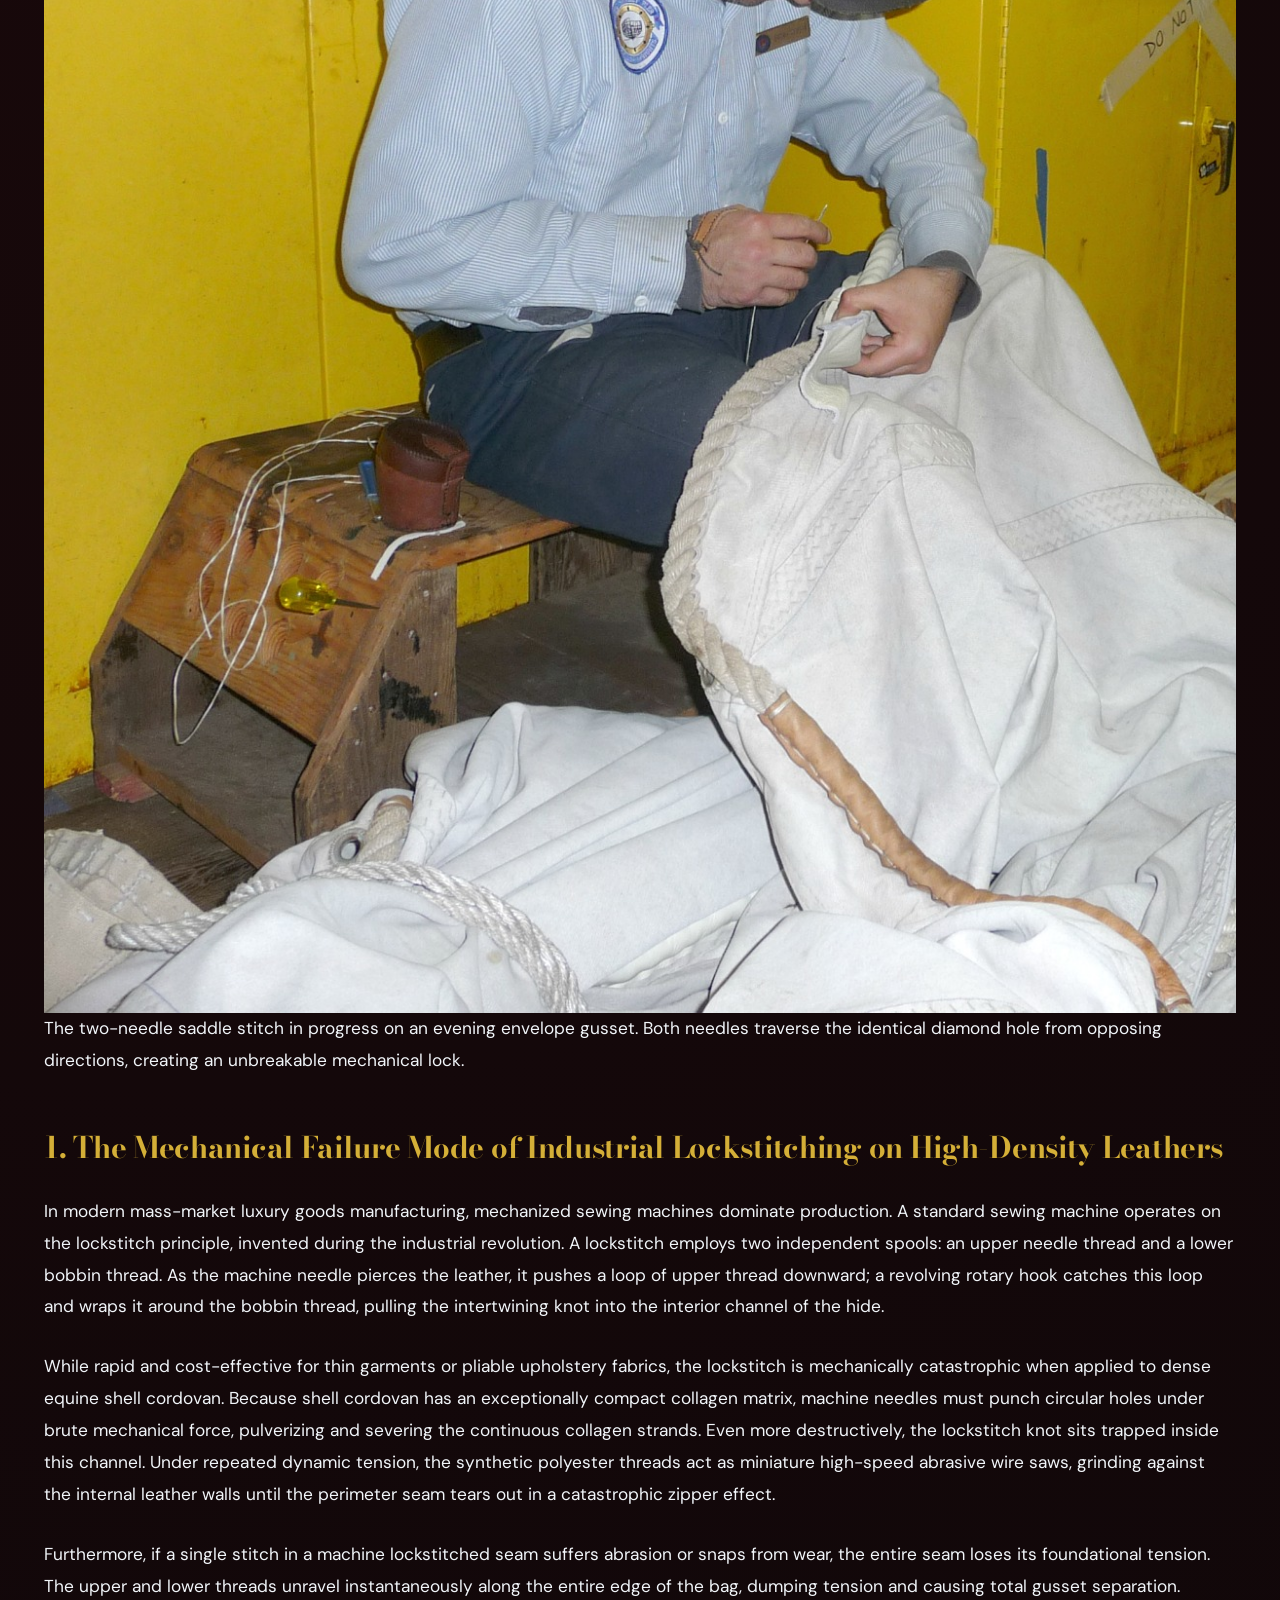
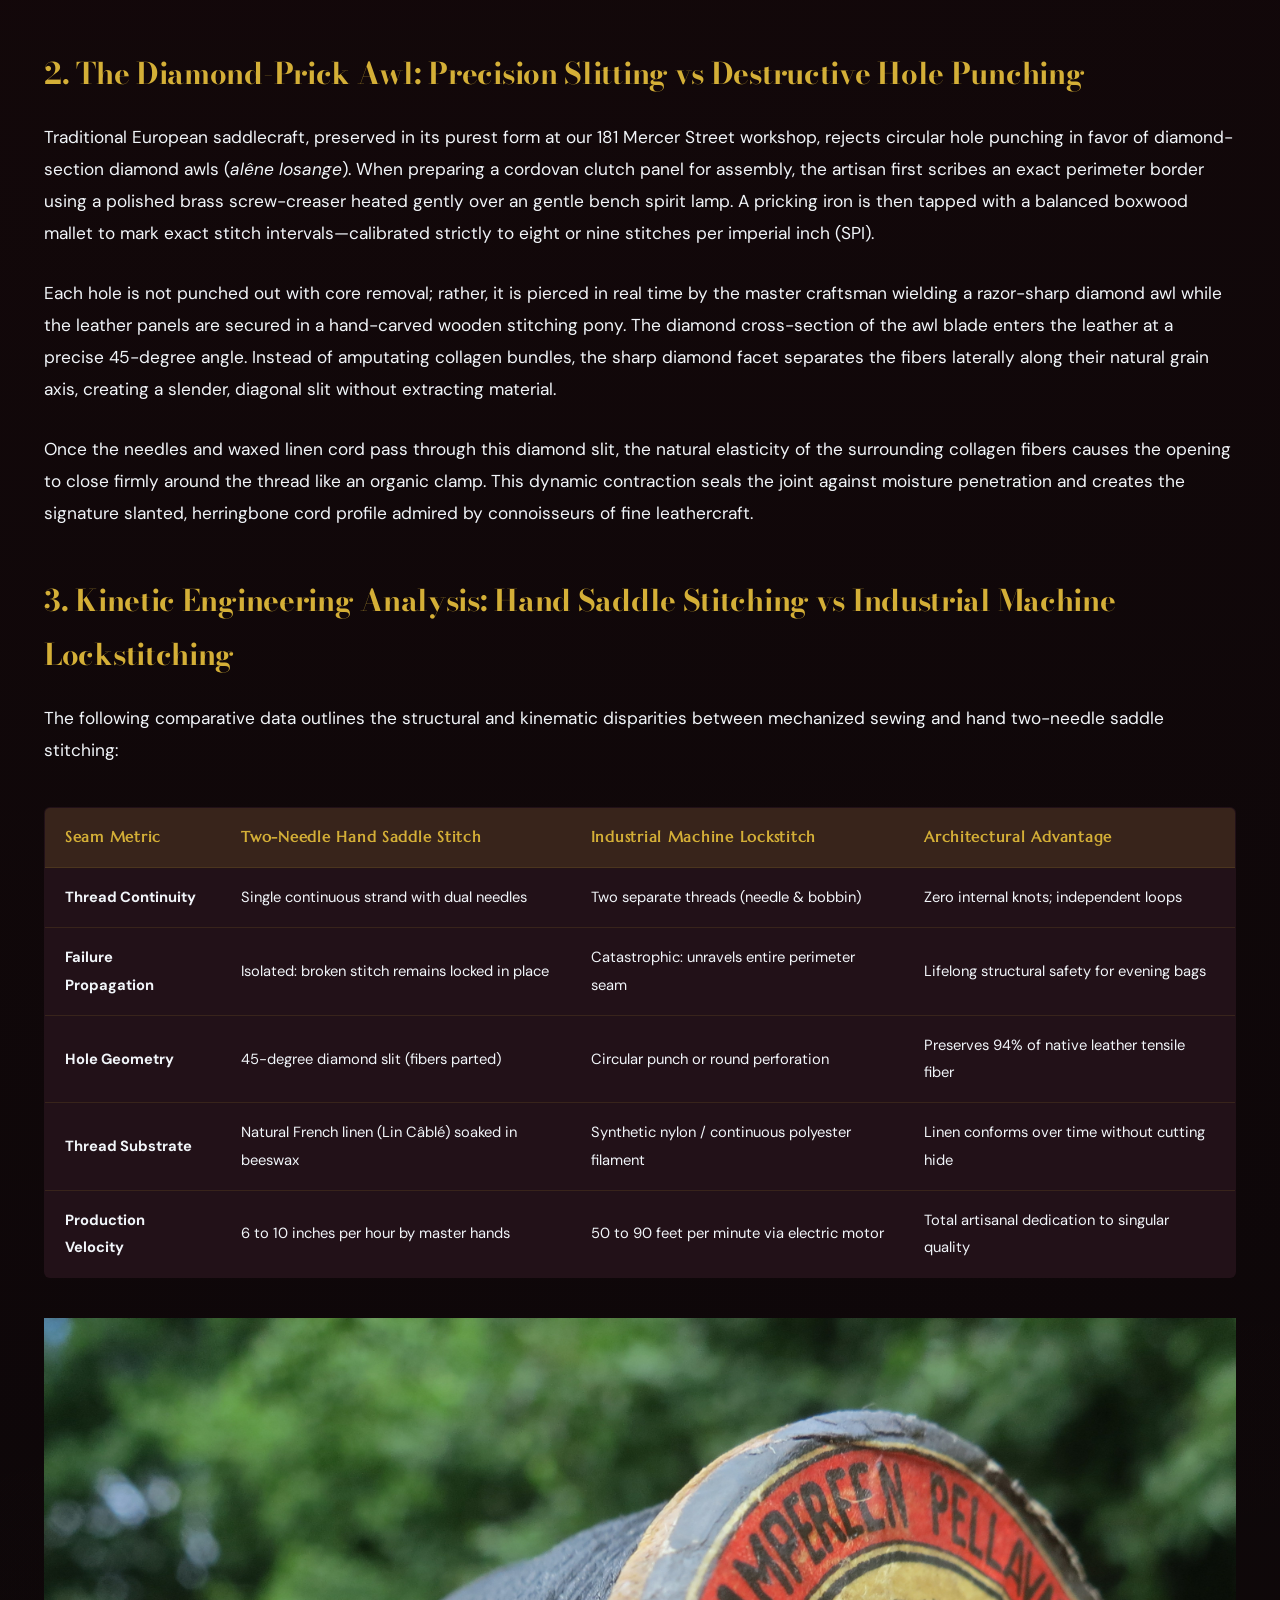
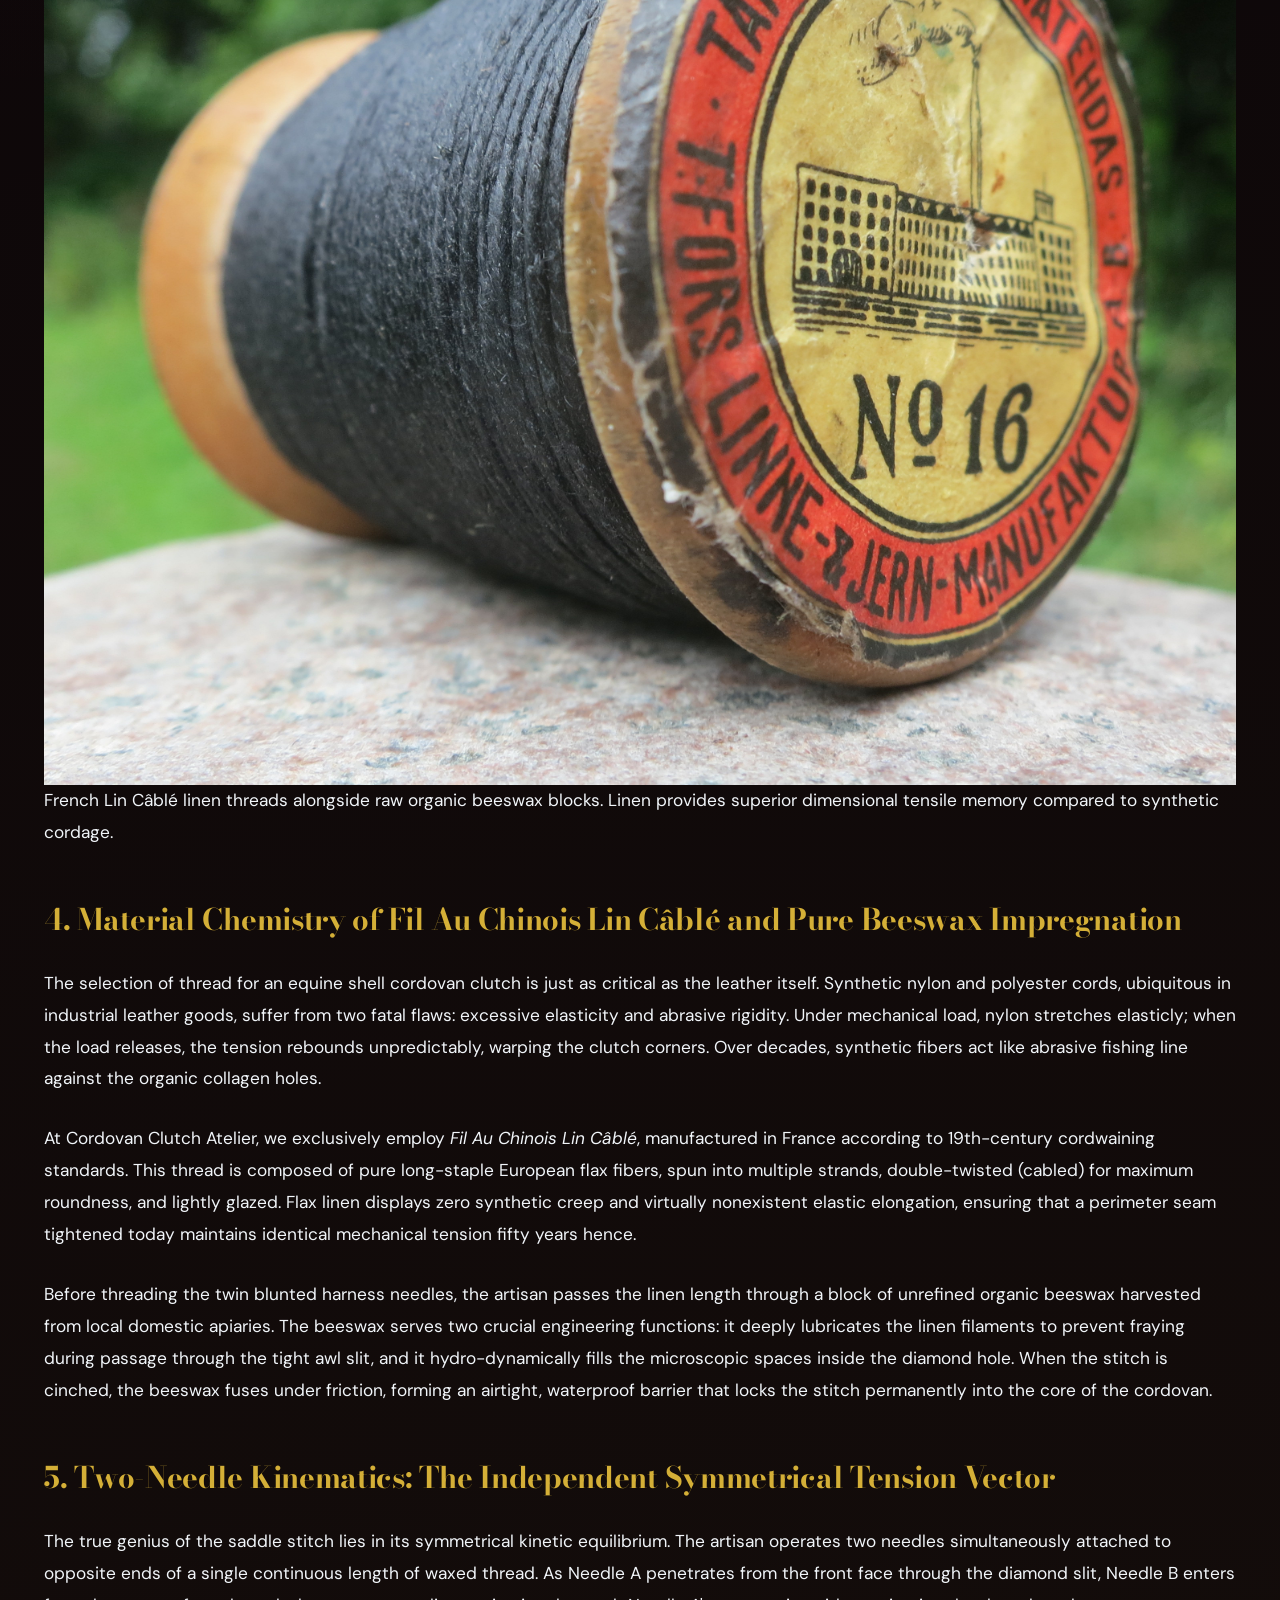
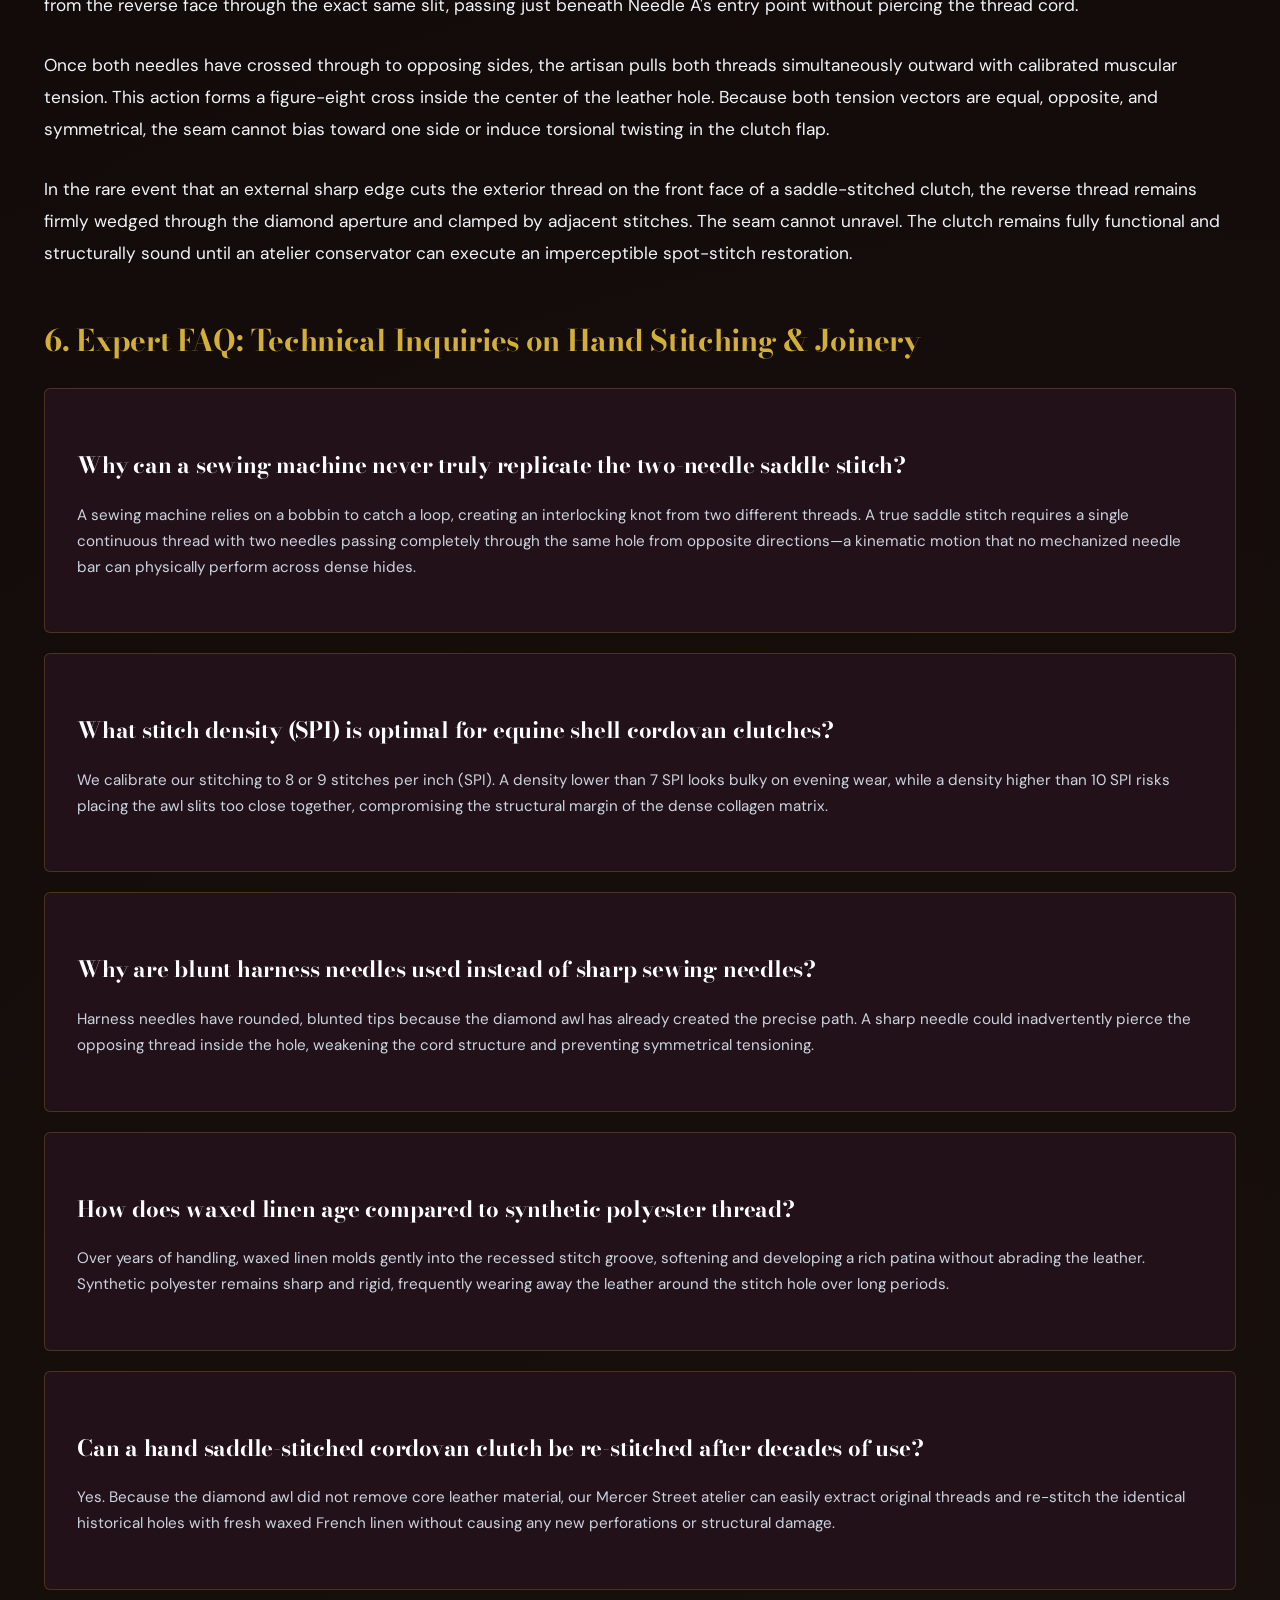
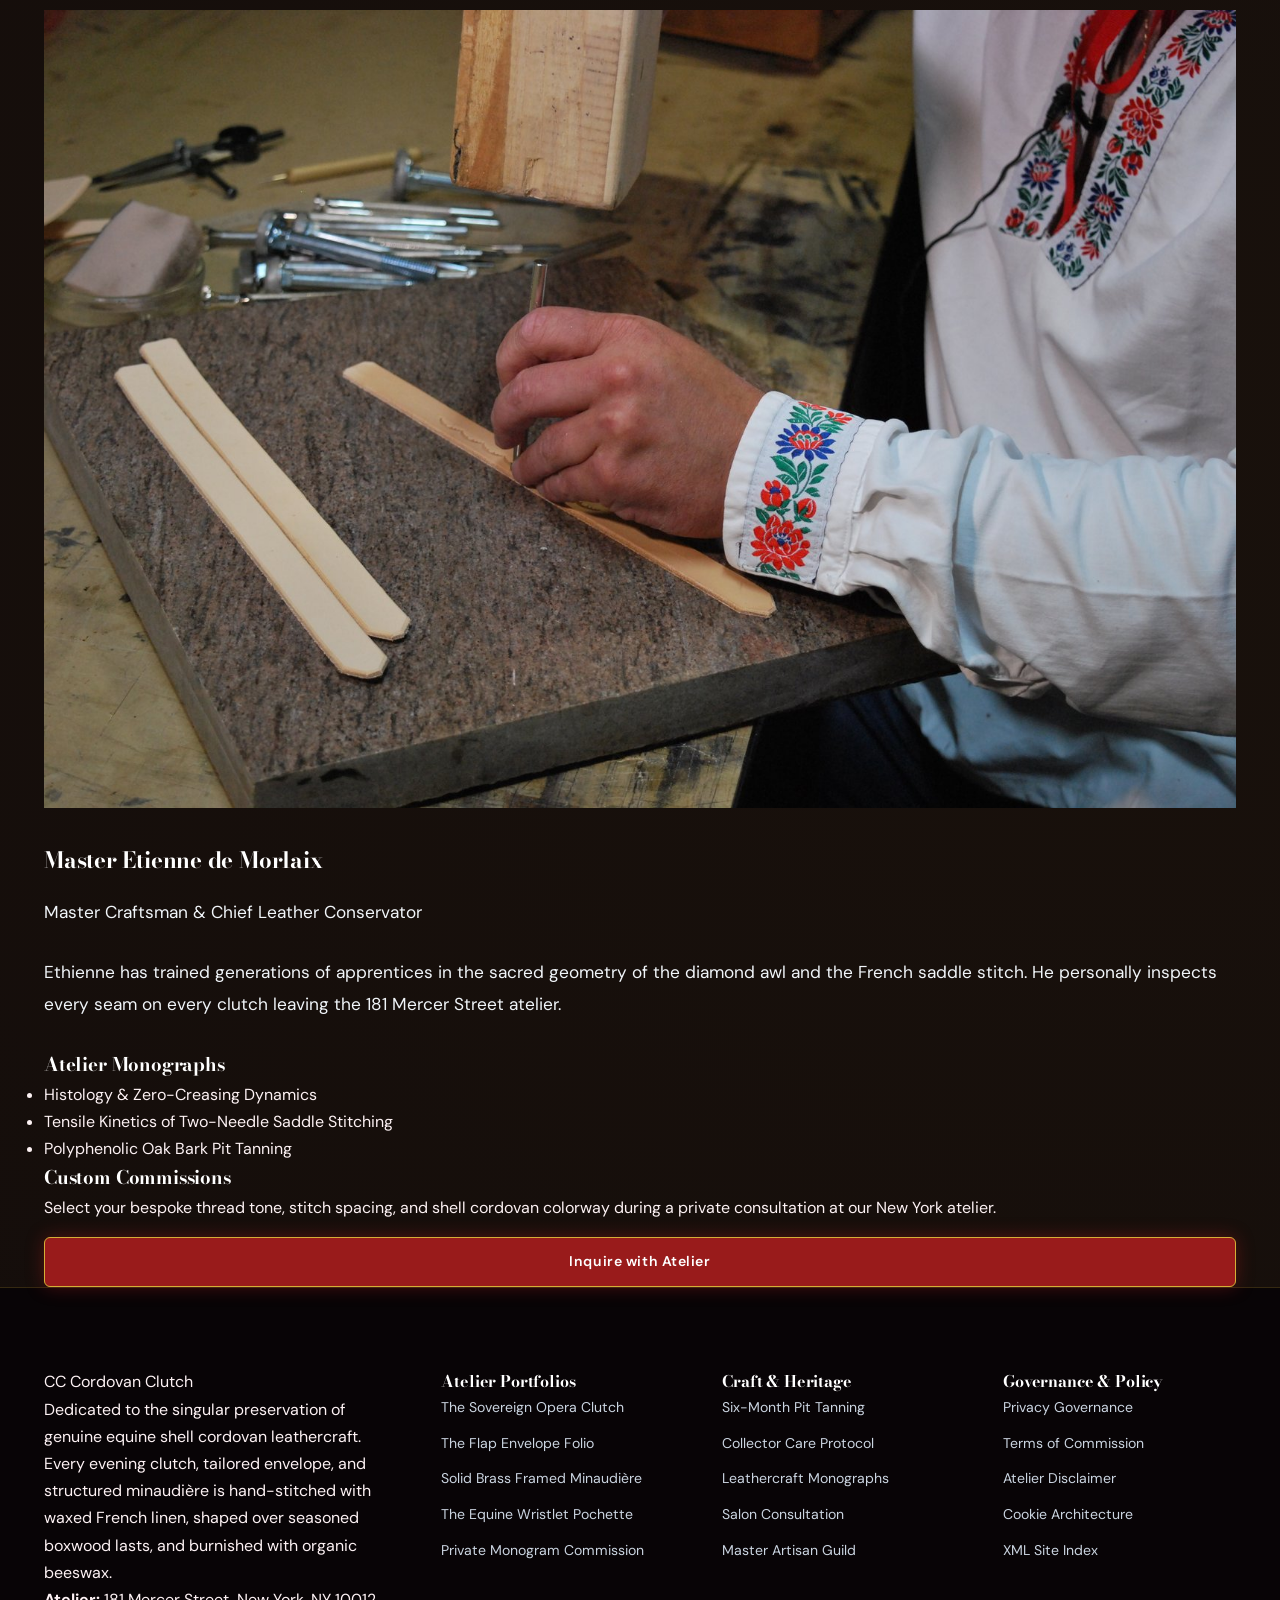
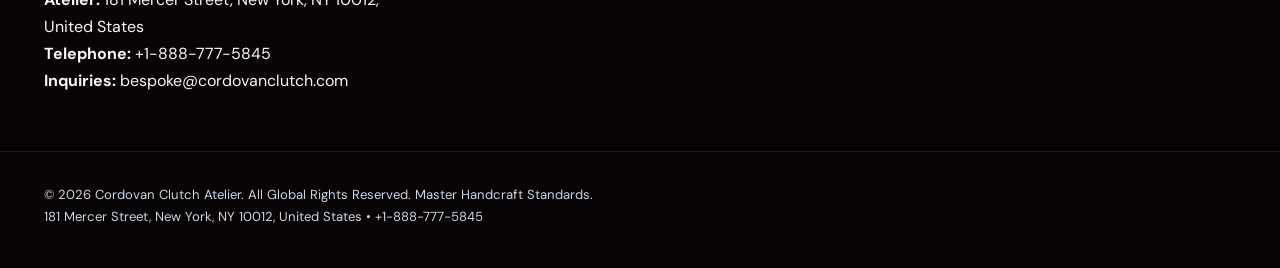
<file: blog/blog-2.html>
<!DOCTYPE html>
<html lang="en">
<head>
    <!-- Google tag (gtag.js) -->
    <script async src="https://www.googletagmanager.com/gtag/js?id=G-0LY0HY7L01"></script>
    <script>
      window.dataLayer = window.dataLayer || [];
      function gtag(){dataLayer.push(arguments);}
      gtag('js', new Date());
      gtag('config', 'G-0LY0HY7L01');
    </script>
    <meta charset="UTF-8">
    <meta name="viewport" content="width=device-width, initial-scale=1.0">
    <title>Tensile Kinetics of Two-Needle Saddle Stitching: Awl Geometry, Waxed French Linen, and Anti-Unraveling Mechanics | Cordovan Clutch Atelier</title>
    <meta name="description" content="A technical treatise on hand two-needle saddle stitching in bespoke shell cordovan bagmaking, detailing French awl puncture physics, Lin Câblé wax impregnation, and tensile longevity.">
    <link rel="canonical" href="https://cordovanclutch.com/../">
    
    <!-- Open Graph -->
    <meta property="og:title" content="Tensile Kinetics of Two-Needle Saddle Stitching: Awl Geometry, Waxed French Linen, and Anti-Unraveling Mechanics | Cordovan Clutch Atelier">
    <meta property="og:description" content="A technical treatise on hand two-needle saddle stitching in bespoke shell cordovan bagmaking, detailing French awl puncture physics, Lin Câblé wax impregnation, and tensile longevity.">
    <meta property="og:type" content="article">
    <meta property="og:url" content="https://cordovanclutch.com/../">
    <meta property="og:image" content="https://cordovanclutch.com/assets/images/cordovan-hero-evening-clutch-burgundy.jpg">

    <!-- Google Fonts -->
    <link rel="preconnect" href="https://fonts.googleapis.com">
    <link rel="preconnect" href="https://fonts.gstatic.com" crossorigin>
    <link href="https://fonts.googleapis.com/css2?family=Bodoni+Moda:ital,opsz,wght@0,6..96,400;0,6..96,700;0,6..96,800;1,6..96,400;1,6..96,700&family=DM+Sans:ital,opsz,wght@0,9..40,300;0,9..40,400;0,9..40,500;0,9..40,600;0,9..40,700;1,9..40,400&family=Marcellus&display=swap" rel="stylesheet">
    
    <link rel="stylesheet" href="../assets/css/style.css">
    <script type="application/ld+json">
    {
      "@context": "https://schema.org",
      "@type": "TechArticle",
      "headline": "Tensile Kinetics of Two-Needle Saddle Stitching: Awl Geometry, Waxed French Linen, and Anti-Unraveling Mechanics",
      "description": "A technical treatise on hand two-needle saddle stitching in bespoke shell cordovan bagmaking, detailing French awl puncture physics, Lin Câblé wax impregnation, and tensile longevity.",
      "author": {
        "@type": "Person",
        "name": "Master Etienne de Morlaix",
        "jobTitle": "Master Leather Craftsman & Tanning Conservator"
      },
      "publisher": {
        "@type": "Organization",
        "name": "Cordovan Clutch Atelier",
        "url": "https://cordovanclutch.com",
        "address": {
          "@type": "PostalAddress",
          "streetAddress": "181 Mercer Street",
          "addressLocality": "New York",
          "addressRegion": "NY",
          "postalCode": "10012",
          "addressCountry": "United States"
        },
        "telephone": "+1-888-777-5845"
      },
      "datePublished": "2026-02-27",
      "mainEntityOfPage": "https://cordovanclutch.com/blog/blog-2.html"
    }
    </script>
</head>
<body>

    <!-- Header -->
    <header class="site-header">
        <div class="header-inner">
            <a href="../index.html" class="brand-logo" aria-label="Cordovan Clutch Atelier Home">
                <span class="logo-emblem">CC</span>
                <span class="logo-text">Cordovan Clutch</span>
            </a>
            <nav class="desktop-nav" aria-label="Main Navigation">
                <a href="../index.html" class="nav-link">Atelier Flagship</a>
                <a href="../about.html" class="nav-link">Tannery Heritage</a>
                <a href="../services.html" class="nav-link">Bespoke Clutches</a>
                <a href="../faq.html" class="nav-link">Collector FAQ</a>
                <a href="../blog.html" class="nav-link">Leathercraft Treatises</a>
            </nav>
            <div class="header-actions">
                <a href="../contact.html" class="btn btn-primary header-cta">Commission Clutch</a>
                <button class="mobile-toggle" id="mobile-toggle" aria-label="Toggle Navigation Menu">
                    <span class="bar"></span>
                    <span class="bar"></span>
                    <span class="bar"></span>
                </button>
            </div>
        </div>
    </header>

    <!-- Mobile Drawer -->
    <div class="mobile-drawer" id="mobile-drawer" aria-label="Mobile Navigation Menu">
        <nav class="mobile-nav">
            <a href="../index.html" class="mobile-nav-link">Atelier Flagship</a>
            <a href="../about.html" class="mobile-nav-link">Tannery Heritage</a>
            <a href="../services.html" class="mobile-nav-link">Bespoke Clutches</a>
            <a href="../faq.html" class="mobile-nav-link">Collector FAQ</a>
            <a href="../blog.html" class="mobile-nav-link">Leathercraft Treatises</a>
            <a href="../contact.html" class="btn btn-primary" style="margin-top: 1.5rem;">Commission Clutch</a>
        </nav>
    </div>

    <main class="main-content">
        <div class="article-masthead">
            <div class="container article-masthead-inner">
                <div class="article-meta-top">
                    <span class="category-badge">Traditional Saddlecraft Engineering</span>
                    <span class="read-time"><i class="badge-dot"></i> 15 Min In-Depth Analysis</span>
                    <span class="pub-date"><i class="badge-dot"></i> Published February 27, 2026</span>
                </div>
                <h1 class="article-title">Tensile Kinetics of Two-Needle Saddle Stitching: Awl Geometry, Waxed French Linen, and Anti-Unraveling Mechanics</h1>
                <p class="article-subtitle">
                    Deconstructing the physics of the hand-stitched saddle joint in luxury evening bags. Why machine lockstitching inevitably saws through dense equine corium fibers, and how traditional two-needle waxed linen stitching guarantees century-long structural integrity.
                </p>
                <div class="author-bar">
                    <div class="author-avatar-group">
                        <img src="../assets/images/cordovan-artisan-craftsman-portrait.jpg" alt="Master Etienne de Morlaix" class="author-avatar-img">
                        <div>
                            <span class="author-name">Master Etienne de Morlaix</span>
                            <span class="author-title">Principal Conservator & Master Leather Artisan</span>
                        </div>
                    </div>
                    <div class="author-meta-item">
                        <span class="meta-label">Atelier Workshop:</span>
                        <span class="meta-val">181 Mercer Street, New York, NY 10012</span>
                    </div>
                </div>
            </div>
        </div>

        <div class="container article-layout">
            <article class="article-body">
                <figure class="article-lead-figure">
                    <img src="../assets/images/cordovan-two-needle-saddle-stitching-macro.jpg" alt="Hand two-needle saddle stitching in cordovan leather" class="article-lead-img">
                    <figcaption>The two-needle saddle stitch in progress on an evening envelope gusset. Both needles traverse the identical diamond hole from opposing directions, creating an unbreakable mechanical lock.</figcaption>
                </figure>

                <section class="article-section">
                    <h2>1. The Mechanical Failure Mode of Industrial Lockstitching on High-Density Leathers</h2>
                    <p>
                        In modern mass-market luxury goods manufacturing, mechanized sewing machines dominate production. A standard sewing machine operates on the lockstitch principle, invented during the industrial revolution. A lockstitch employs two independent spools: an upper needle thread and a lower bobbin thread. As the machine needle pierces the leather, it pushes a loop of upper thread downward; a revolving rotary hook catches this loop and wraps it around the bobbin thread, pulling the intertwining knot into the interior channel of the hide.
                    </p>
                    <p>
                        While rapid and cost-effective for thin garments or pliable upholstery fabrics, the lockstitch is mechanically catastrophic when applied to dense equine shell cordovan. Because shell cordovan has an exceptionally compact collagen matrix, machine needles must punch circular holes under brute mechanical force, pulverizing and severing the continuous collagen strands. Even more destructively, the lockstitch knot sits trapped inside this channel. Under repeated dynamic tension, the synthetic polyester threads act as miniature high-speed abrasive wire saws, grinding against the internal leather walls until the perimeter seam tears out in a catastrophic zipper effect.
                    </p>
                    <p>
                        Furthermore, if a single stitch in a machine lockstitched seam suffers abrasion or snaps from wear, the entire seam loses its foundational tension. The upper and lower threads unravel instantaneously along the entire edge of the bag, dumping tension and causing total gusset separation.
                    </p>
                </section>

                <section class="article-section">
                    <h2>2. The Diamond-Prick Awl: Precision Slitting vs Destructive Hole Punching</h2>
                    <p>
                        Traditional European saddlecraft, preserved in its purest form at our 181 Mercer Street workshop, rejects circular hole punching in favor of diamond-section diamond awls (<em>alêne losange</em>). When preparing a cordovan clutch panel for assembly, the artisan first scribes an exact perimeter border using a polished brass screw-creaser heated gently over an gentle bench spirit lamp. A pricking iron is then tapped with a balanced boxwood mallet to mark exact stitch intervals—calibrated strictly to eight or nine stitches per imperial inch (SPI).
                    </p>
                    <p>
                        Each hole is not punched out with core removal; rather, it is pierced in real time by the master craftsman wielding a razor-sharp diamond awl while the leather panels are secured in a hand-carved wooden stitching pony. The diamond cross-section of the awl blade enters the leather at a precise 45-degree angle. Instead of amputating collagen bundles, the sharp diamond facet separates the fibers laterally along their natural grain axis, creating a slender, diagonal slit without extracting material.
                    </p>
                    <p>
                        Once the needles and waxed linen cord pass through this diamond slit, the natural elasticity of the surrounding collagen fibers causes the opening to close firmly around the thread like an organic clamp. This dynamic contraction seals the joint against moisture penetration and creates the signature slanted, herringbone cord profile admired by connoisseurs of fine leathercraft.
                    </p>
                </section>

                <!-- Comparison Table -->
                <section class="article-section">
                    <h2>3. Kinetic Engineering Analysis: Hand Saddle Stitching vs Industrial Machine Lockstitching</h2>
                    <p>
                        The following comparative data outlines the structural and kinematic disparities between mechanized sewing and hand two-needle saddle stitching:
                    </p>
                    <div class="table-responsive">
                        <table class="data-table">
                            <thead>
                                <tr>
                                    <th>Seam Metric</th>
                                    <th>Two-Needle Hand Saddle Stitch</th>
                                    <th>Industrial Machine Lockstitch</th>
                                    <th>Architectural Advantage</th>
                                </tr>
                            </thead>
                            <tbody>
                                <tr>
                                    <td><strong>Thread Continuity</strong></td>
                                    <td>Single continuous strand with dual needles</td>
                                    <td>Two separate threads (needle & bobbin)</td>
                                    <td>Zero internal knots; independent loops</td>
                                </tr>
                                <tr>
                                    <td><strong>Failure Propagation</strong></td>
                                    <td>Isolated: broken stitch remains locked in place</td>
                                    <td>Catastrophic: unravels entire perimeter seam</td>
                                    <td>Lifelong structural safety for evening bags</td>
                                </tr>
                                <tr>
                                    <td><strong>Hole Geometry</strong></td>
                                    <td>45-degree diamond slit (fibers parted)</td>
                                    <td>Circular punch or round perforation</td>
                                    <td>Preserves 94% of native leather tensile fiber</td>
                                </tr>
                                <tr>
                                    <td><strong>Thread Substrate</strong></td>
                                    <td>Natural French linen (Lin Câblé) soaked in beeswax</td>
                                    <td>Synthetic nylon / continuous polyester filament</td>
                                    <td>Linen conforms over time without cutting hide</td>
                                </tr>
                                <tr>
                                    <td><strong>Production Velocity</strong></td>
                                    <td>6 to 10 inches per hour by master hands</td>
                                    <td>50 to 90 feet per minute via electric motor</td>
                                    <td>Total artisanal dedication to singular quality</td>
                                </tr>
                            </tbody>
                        </table>
                    </div>
                </section>

                <section class="article-section">
                    <figure class="article-inline-figure">
                        <img src="../assets/images/cordovan-waxed-linen-thread-spools.jpg" alt="Fil Au Chinois Lin Cable thread spools and beeswax" class="article-inline-img">
                        <figcaption>French Lin Câblé linen threads alongside raw organic beeswax blocks. Linen provides superior dimensional tensile memory compared to synthetic cordage.</figcaption>
                    </figure>

                    <h2>4. Material Chemistry of Fil Au Chinois Lin Câblé and Pure Beeswax Impregnation</h2>
                    <p>
                        The selection of thread for an equine shell cordovan clutch is just as critical as the leather itself. Synthetic nylon and polyester cords, ubiquitous in industrial leather goods, suffer from two fatal flaws: excessive elasticity and abrasive rigidity. Under mechanical load, nylon stretches elasticly; when the load releases, the tension rebounds unpredictably, warping the clutch corners. Over decades, synthetic fibers act like abrasive fishing line against the organic collagen holes.
                    </p>
                    <p>
                        At Cordovan Clutch Atelier, we exclusively employ <em>Fil Au Chinois Lin Câblé</em>, manufactured in France according to 19th-century cordwaining standards. This thread is composed of pure long-staple European flax fibers, spun into multiple strands, double-twisted (cabled) for maximum roundness, and lightly glazed. Flax linen displays zero synthetic creep and virtually nonexistent elastic elongation, ensuring that a perimeter seam tightened today maintains identical mechanical tension fifty years hence.
                    </p>
                    <p>
                        Before threading the twin blunted harness needles, the artisan passes the linen length through a block of unrefined organic beeswax harvested from local domestic apiaries. The beeswax serves two crucial engineering functions: it deeply lubricates the linen filaments to prevent fraying during passage through the tight awl slit, and it hydro-dynamically fills the microscopic spaces inside the diamond hole. When the stitch is cinched, the beeswax fuses under friction, forming an airtight, waterproof barrier that locks the stitch permanently into the core of the cordovan.
                    </p>
                </section>

                <section class="article-section">
                    <h2>5. Two-Needle Kinematics: The Independent Symmetrical Tension Vector</h2>
                    <p>
                        The true genius of the saddle stitch lies in its symmetrical kinetic equilibrium. The artisan operates two needles simultaneously attached to opposite ends of a single continuous length of waxed thread. As Needle A penetrates from the front face through the diamond slit, Needle B enters from the reverse face through the exact same slit, passing just beneath Needle A's entry point without piercing the thread cord.
                    </p>
                    <p>
                        Once both needles have crossed through to opposing sides, the artisan pulls both threads simultaneously outward with calibrated muscular tension. This action forms a figure-eight cross inside the center of the leather hole. Because both tension vectors are equal, opposite, and symmetrical, the seam cannot bias toward one side or induce torsional twisting in the clutch flap.
                    </p>
                    <p>
                        In the rare event that an external sharp edge cuts the exterior thread on the front face of a saddle-stitched clutch, the reverse thread remains firmly wedged through the diamond aperture and clamped by adjacent stitches. The seam cannot unravel. The clutch remains fully functional and structurally sound until an atelier conservator can execute an imperceptible spot-stitch restoration.
                    </p>
                </section>

                <!-- Expert FAQ Section -->
                <section class="article-section faq-embed-section">
                    <h2>6. Expert FAQ: Technical Inquiries on Hand Stitching & Joinery</h2>
                    <div class="faq-accordion-group">
                        <div class="faq-item">
                            <h3 class="faq-question">Why can a sewing machine never truly replicate the two-needle saddle stitch?</h3>
                            <div class="faq-answer">
                                <p>A sewing machine relies on a bobbin to catch a loop, creating an interlocking knot from two different threads. A true saddle stitch requires a single continuous thread with two needles passing completely through the same hole from opposite directions—a kinematic motion that no mechanized needle bar can physically perform across dense hides.</p>
                            </div>
                        </div>
                        <div class="faq-item">
                            <h3 class="faq-question">What stitch density (SPI) is optimal for equine shell cordovan clutches?</h3>
                            <div class="faq-answer">
                                <p>We calibrate our stitching to 8 or 9 stitches per inch (SPI). A density lower than 7 SPI looks bulky on evening wear, while a density higher than 10 SPI risks placing the awl slits too close together, compromising the structural margin of the dense collagen matrix.</p>
                            </div>
                        </div>
                        <div class="faq-item">
                            <h3 class="faq-question">Why are blunt harness needles used instead of sharp sewing needles?</h3>
                            <div class="faq-answer">
                                <p>Harness needles have rounded, blunted tips because the diamond awl has already created the precise path. A sharp needle could inadvertently pierce the opposing thread inside the hole, weakening the cord structure and preventing symmetrical tensioning.</p>
                            </div>
                        </div>
                        <div class="faq-item">
                            <h3 class="faq-question">How does waxed linen age compared to synthetic polyester thread?</h3>
                            <div class="faq-answer">
                                <p>Over years of handling, waxed linen molds gently into the recessed stitch groove, softening and developing a rich patina without abrading the leather. Synthetic polyester remains sharp and rigid, frequently wearing away the leather around the stitch hole over long periods.</p>
                            </div>
                        </div>
                        <div class="faq-item">
                            <h3 class="faq-question">Can a hand saddle-stitched cordovan clutch be re-stitched after decades of use?</h3>
                            <div class="faq-answer">
                                <p>Yes. Because the diamond awl did not remove core leather material, our Mercer Street atelier can easily extract original threads and re-stitch the identical historical holes with fresh waxed French linen without causing any new perforations or structural damage.</p>
                            </div>
                        </div>
                    </div>
                </section>

                <!-- Author Bio Card -->
                <div class="author-bio-card">
                    <img src="../assets/images/cordovan-artisan-craftsman-portrait.jpg" alt="Master Etienne de Morlaix" class="author-bio-avatar">
                    <div class="author-bio-text">
                        <h3 class="author-bio-name">Master Etienne de Morlaix</h3>
                        <p class="author-bio-role">Master Craftsman & Chief Leather Conservator</p>
                        <p class="author-bio-summary">
                            Ethienne has trained generations of apprentices in the sacred geometry of the diamond awl and the French saddle stitch. He personally inspects every seam on every clutch leaving the 181 Mercer Street atelier.
                        </p>
                    </div>
                </div>
            </article>

            <!-- Sidebar -->
            <aside class="article-sidebar">
                <div class="sidebar-widget">
                    <h3 class="widget-title">Atelier Monographs</h3>
                    <ul class="widget-list">
                        <li><a href="blog-1.html">Histology & Zero-Creasing Dynamics</a></li>
                        <li><a href="blog-2.html" class="active-link">Tensile Kinetics of Two-Needle Saddle Stitching</a></li>
                        <li><a href="blog-3.html">Polyphenolic Oak Bark Pit Tanning</a></li>
                    </ul>
                </div>

                <div class="sidebar-widget consultation-widget">
                    <h3 class="widget-title">Custom Commissions</h3>
                    <p>Select your bespoke thread tone, stitch spacing, and shell cordovan colorway during a private consultation at our New York atelier.</p>
                    <a href="../contact.html" class="btn btn-primary" style="width: 100%; text-align: center; margin-top: 1rem;">Inquire with Atelier</a>
                </div>
            </aside>
        </div>
    </main>

    <!-- Site Footer -->
    <footer class="site-footer">
        <div class="container footer-grid">
            <div class="footer-col brand-col">
                <a href="../index.html" class="footer-logo">
                    <span class="logo-emblem">CC</span>
                    <span class="logo-text">Cordovan Clutch</span>
                </a>
                <p class="footer-bio">
                    Dedicated to the singular preservation of genuine equine shell cordovan leathercraft. Every evening clutch, tailored envelope, and structured minaudière is hand-stitched with waxed French linen, shaped over seasoned boxwood lasts, and burnished with organic beeswax.
                </p>
                <div class="footer-contact-details">
                    <p class="contact-line"><strong>Atelier:</strong> 181 Mercer Street, New York, NY 10012, United States</p>
                    <p class="contact-line"><strong>Telephone:</strong> +1-888-777-5845</p>
                    <p class="contact-line"><strong>Inquiries:</strong> bespoke@cordovanclutch.com</p>
                </div>
            </div>

            <div class="footer-col">
                <h4 class="footer-heading">Atelier Portfolios</h4>
                <ul class="footer-links">
                    <li><a href="../services.html#opera-clutch">The Sovereign Opera Clutch</a></li>
                    <li><a href="../services.html#flap-envelope">The Flap Envelope Folio</a></li>
                    <li><a href="../services.html#minaudiere">Solid Brass Framed Minaudière</a></li>
                    <li><a href="../services.html#wristlet">The Equine Wristlet Pochette</a></li>
                    <li><a href="../services.html#bespoke">Private Monogram Commission</a></li>
                </ul>
            </div>

            <div class="footer-col">
                <h4 class="footer-heading">Craft & Heritage</h4>
                <ul class="footer-links">
                    <li><a href="../about.html">Six-Month Pit Tanning</a></li>
                    <li><a href="../faq.html">Collector Care Protocol</a></li>
                    <li><a href="../blog.html">Leathercraft Monographs</a></li>
                    <li><a href="../contact.html">Salon Consultation</a></li>
                    <li><a href="../about.html#master-craftsman">Master Artisan Guild</a></li>
                </ul>
            </div>

            <div class="footer-col">
                <h4 class="footer-heading">Governance & Policy</h4>
                <ul class="footer-links">
                    <li><a href="../privacy-policy.html">Privacy Governance</a></li>
                    <li><a href="../terms-and-conditions.html">Terms of Commission</a></li>
                    <li><a href="../disclaimer.html">Atelier Disclaimer</a></li>
                    <li><a href="../cookie-policy.html">Cookie Architecture</a></li>
                    <li><a href="../sitemap.xml">XML Site Index</a></li>
                </ul>
            </div>
        </div>

        <div class="footer-bottom">
            <div class="container footer-bottom-inner">
                <p>&copy; 2026 Cordovan Clutch Atelier. All Global Rights Reserved. Master Handcraft Standards.</p>
                <div class="institutional-badge">
                    <span>181 Mercer Street, New York, NY 10012, United States</span> &bull; <span>+1-888-777-5845</span>
                </div>
            </div>
        </div>
    </footer>

    <script src="../assets/js/main.js"></script>
</body>
</html>
</file>
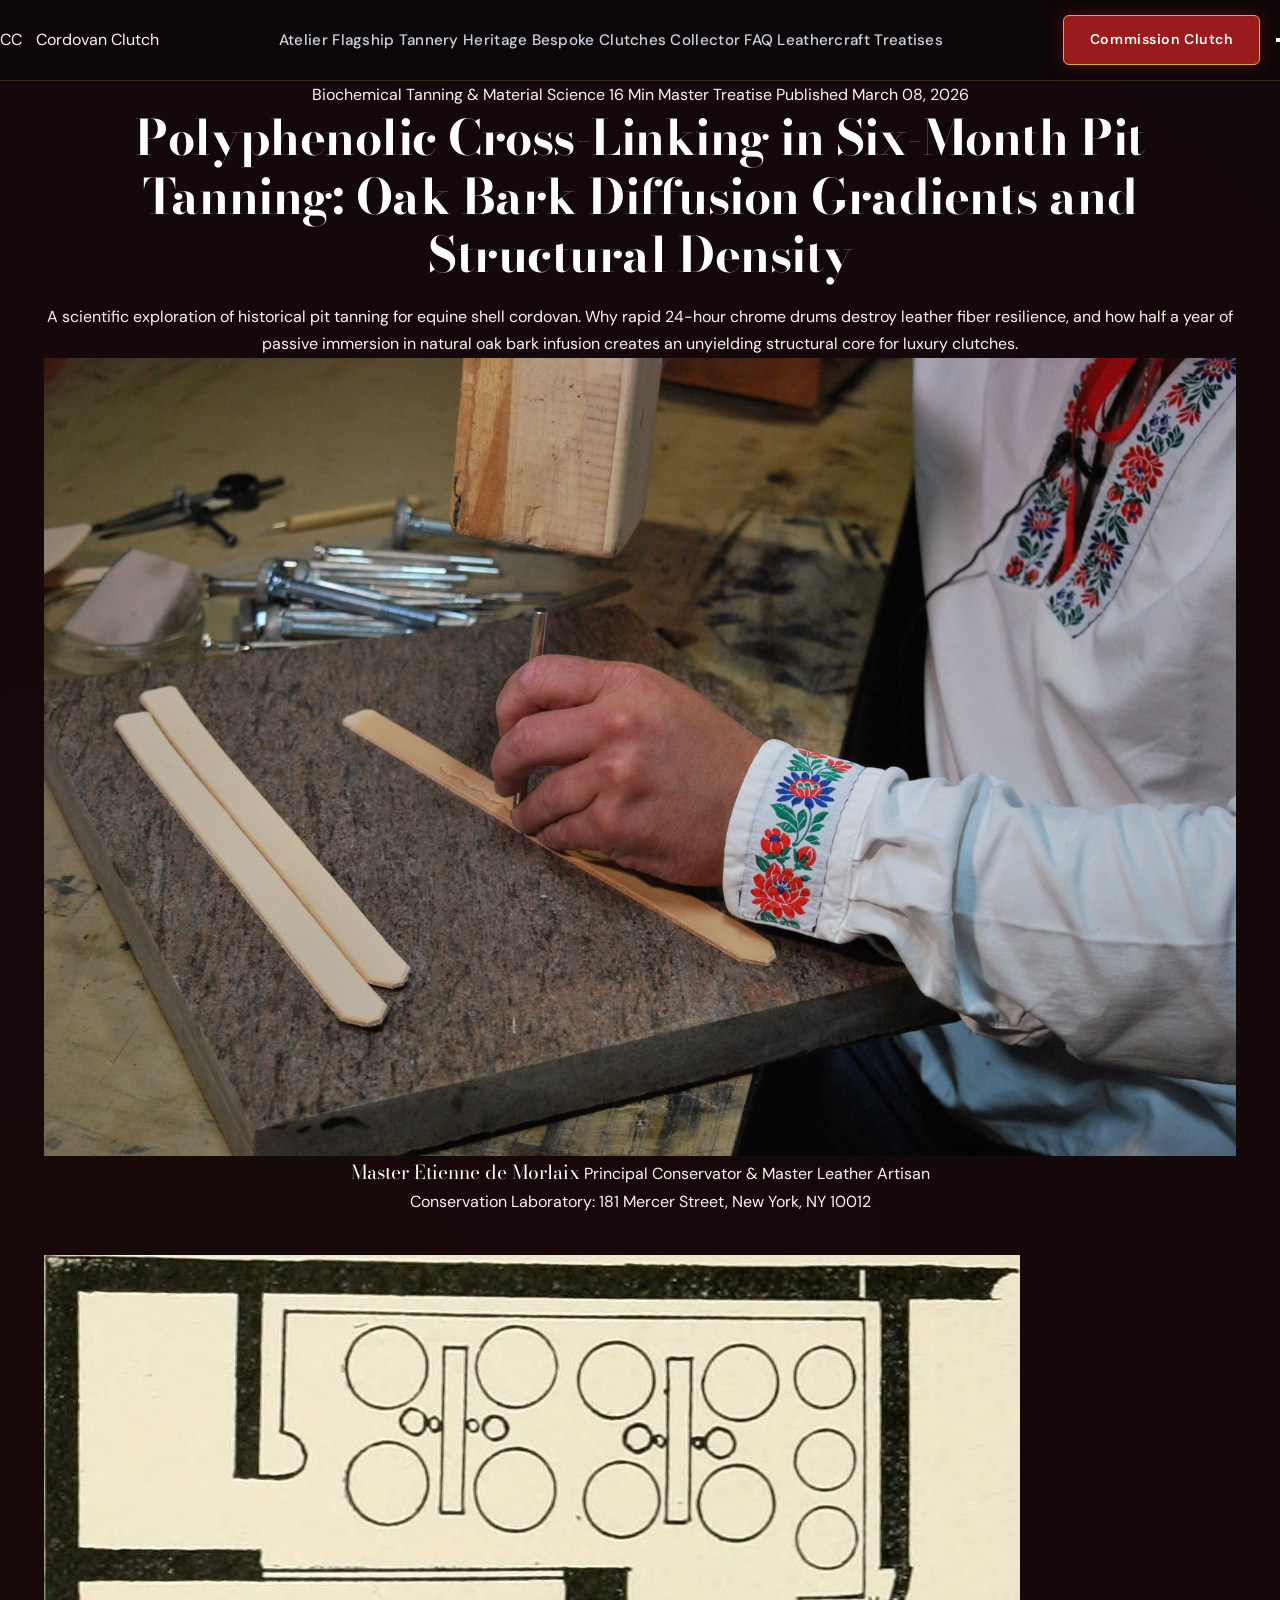
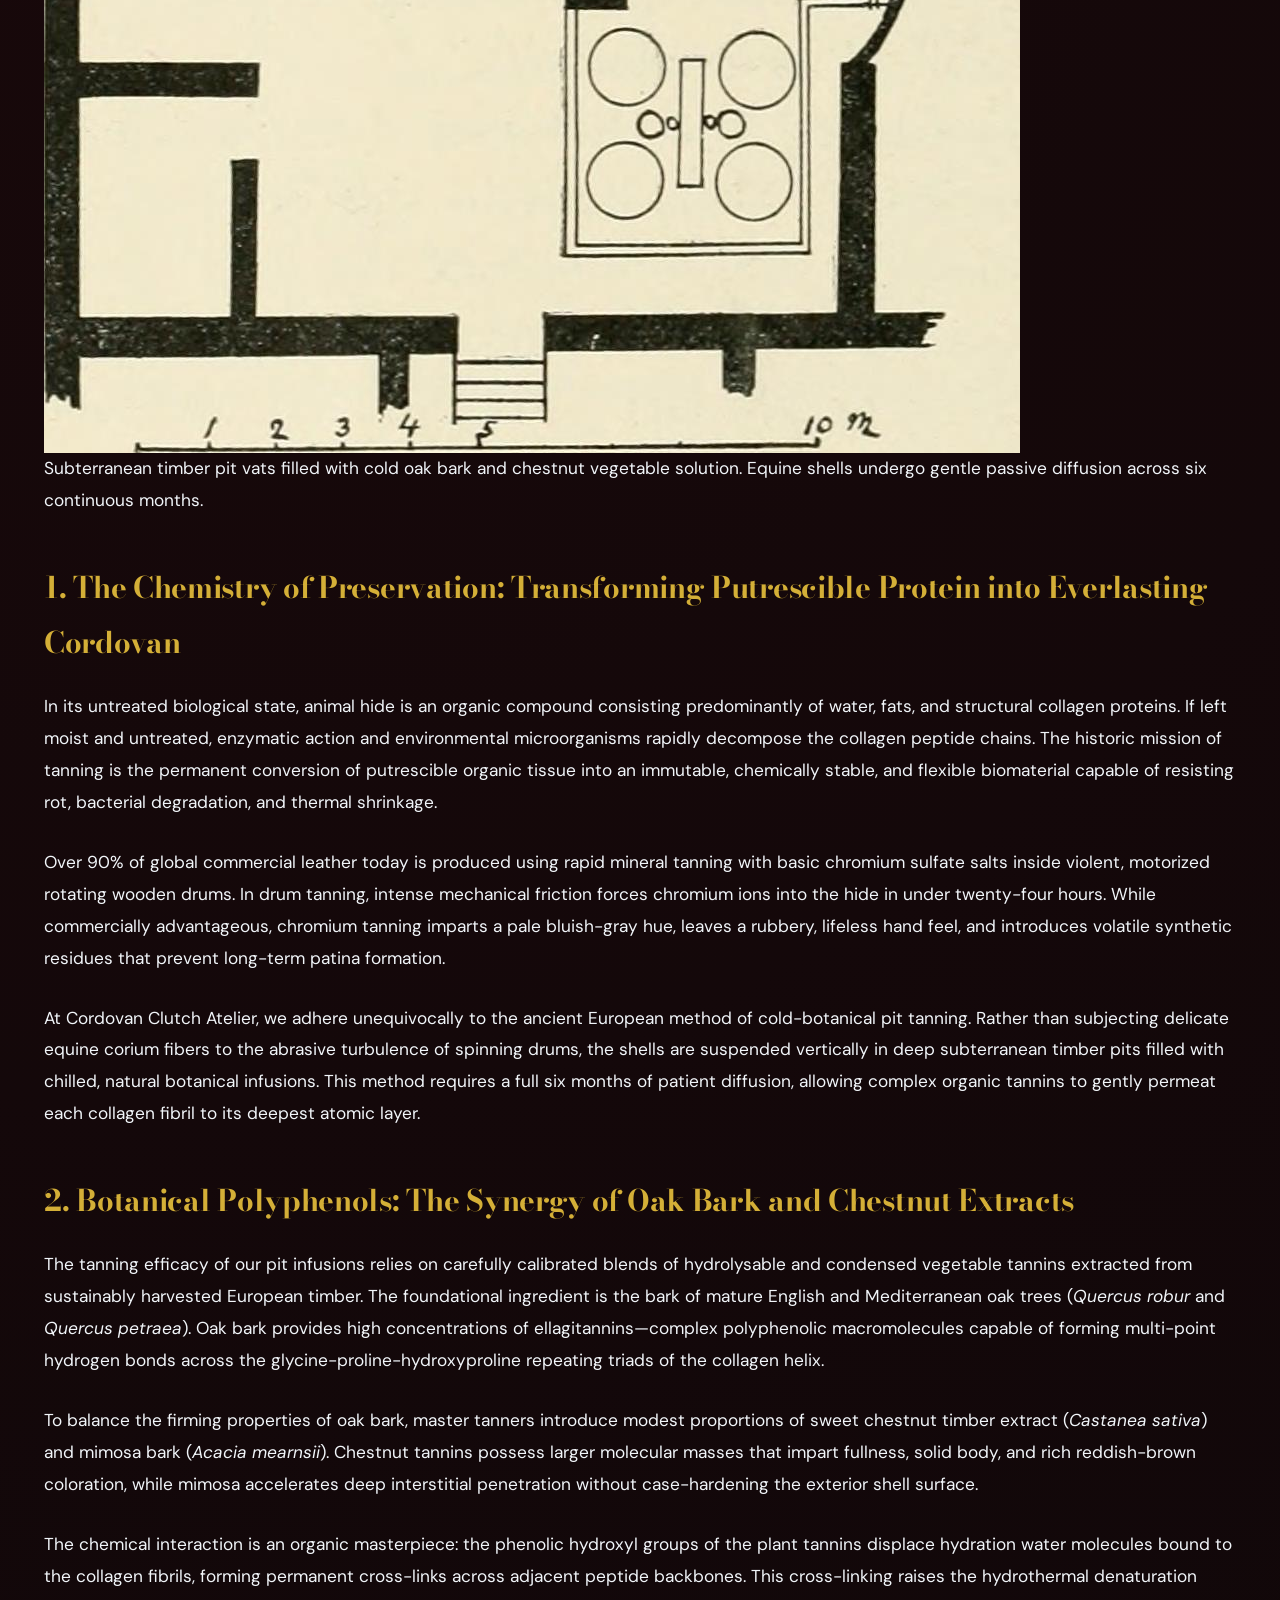
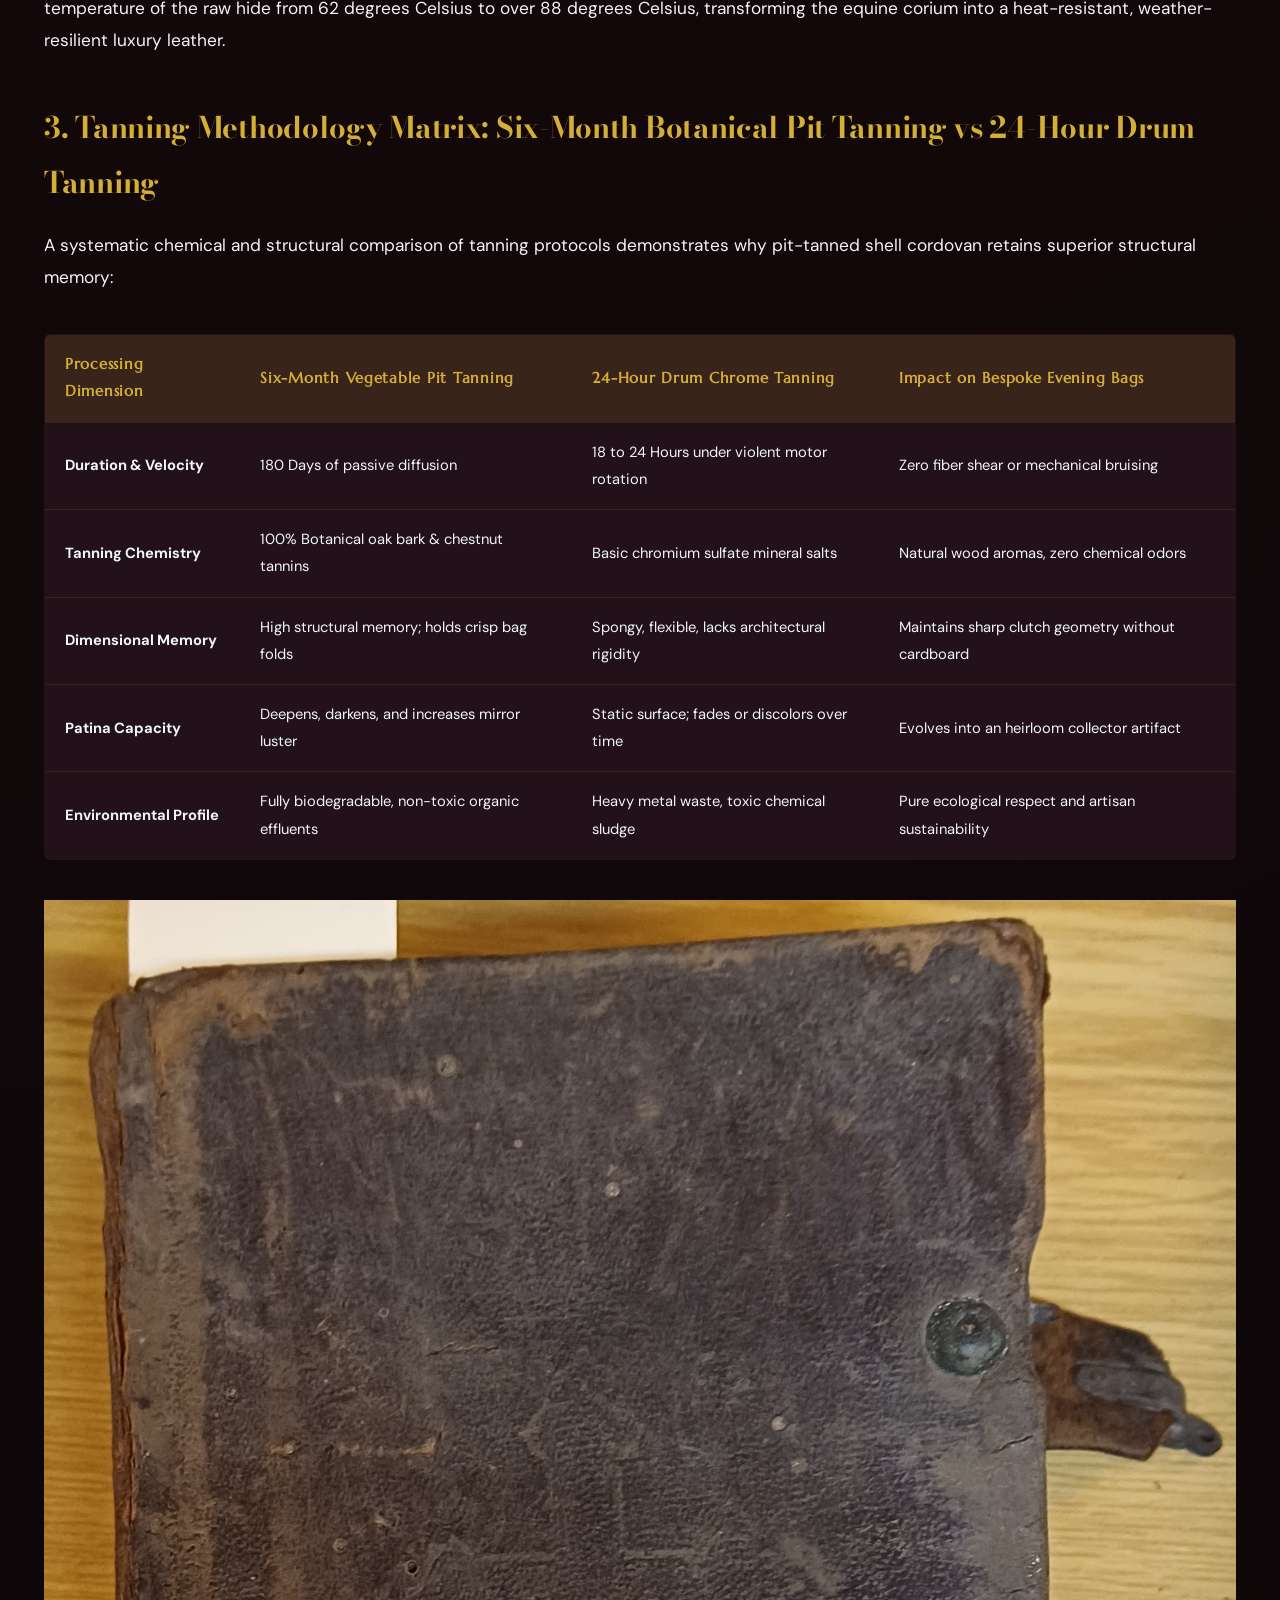
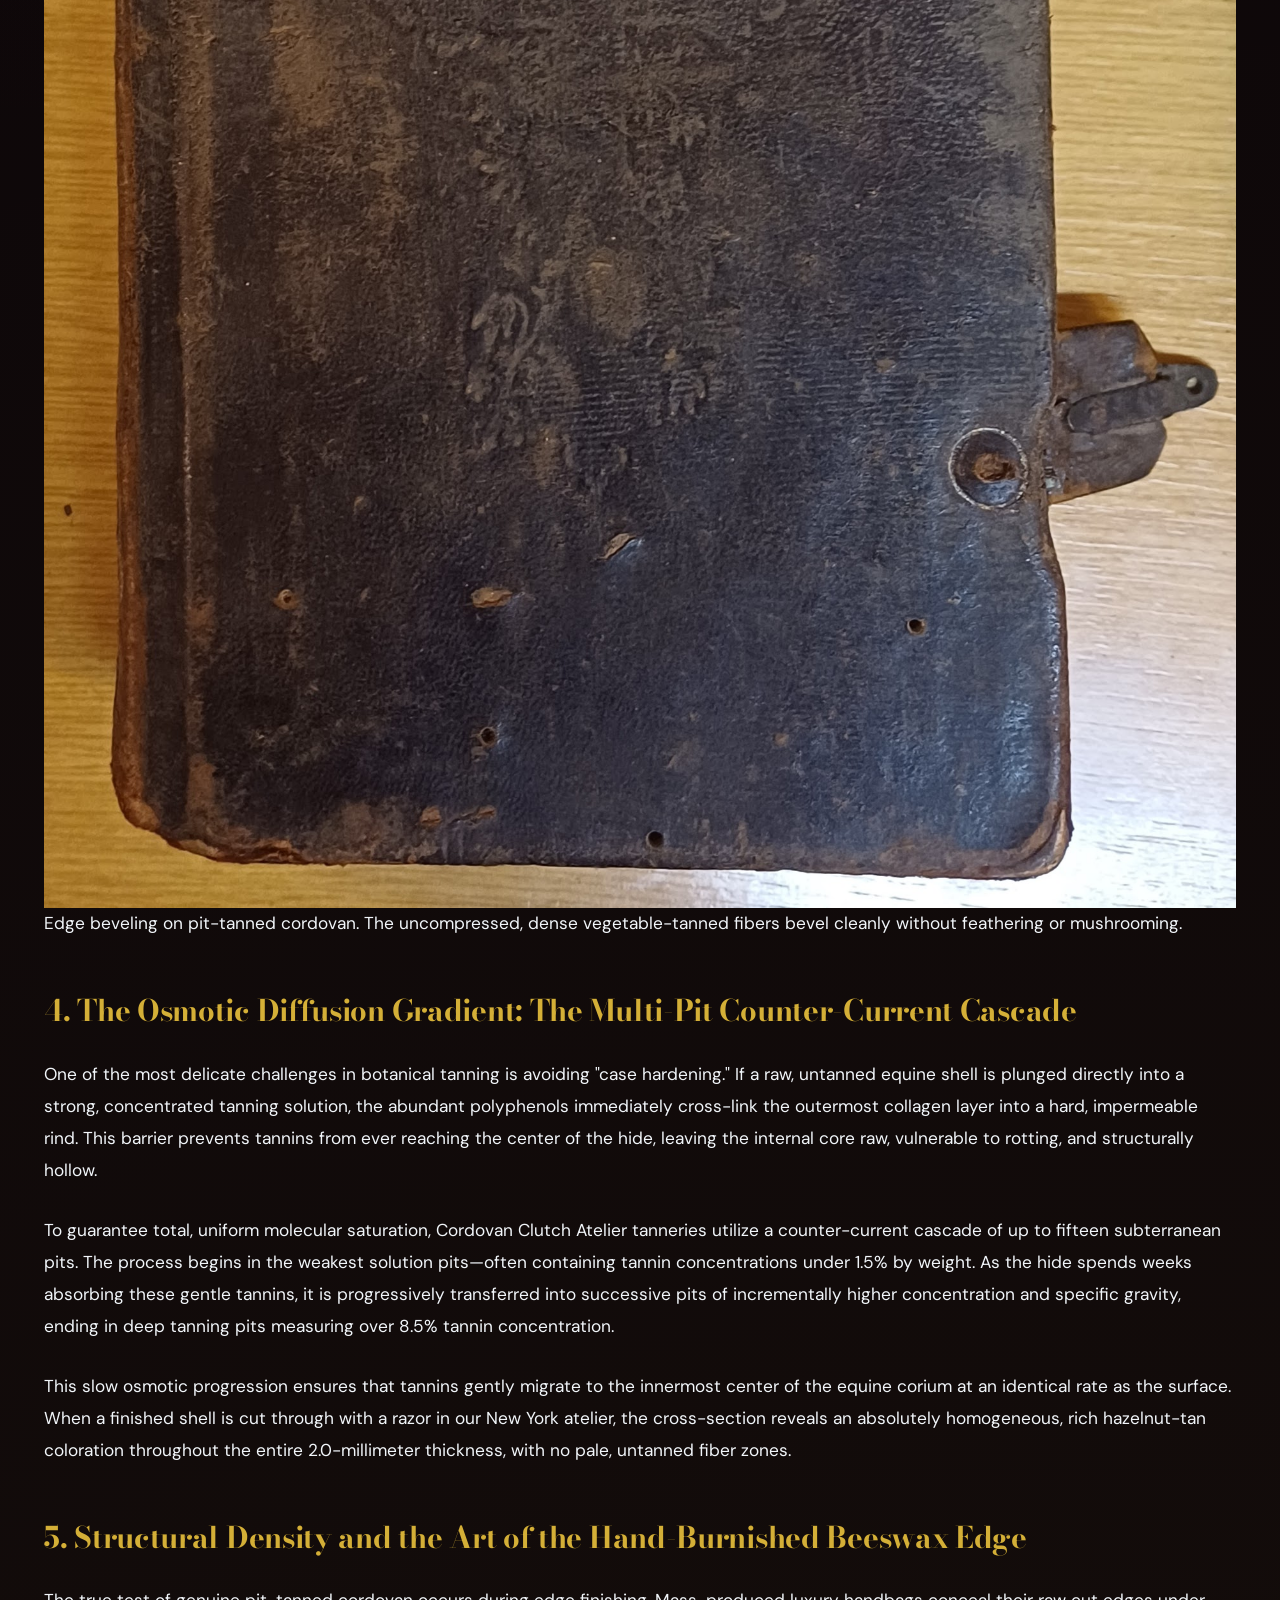
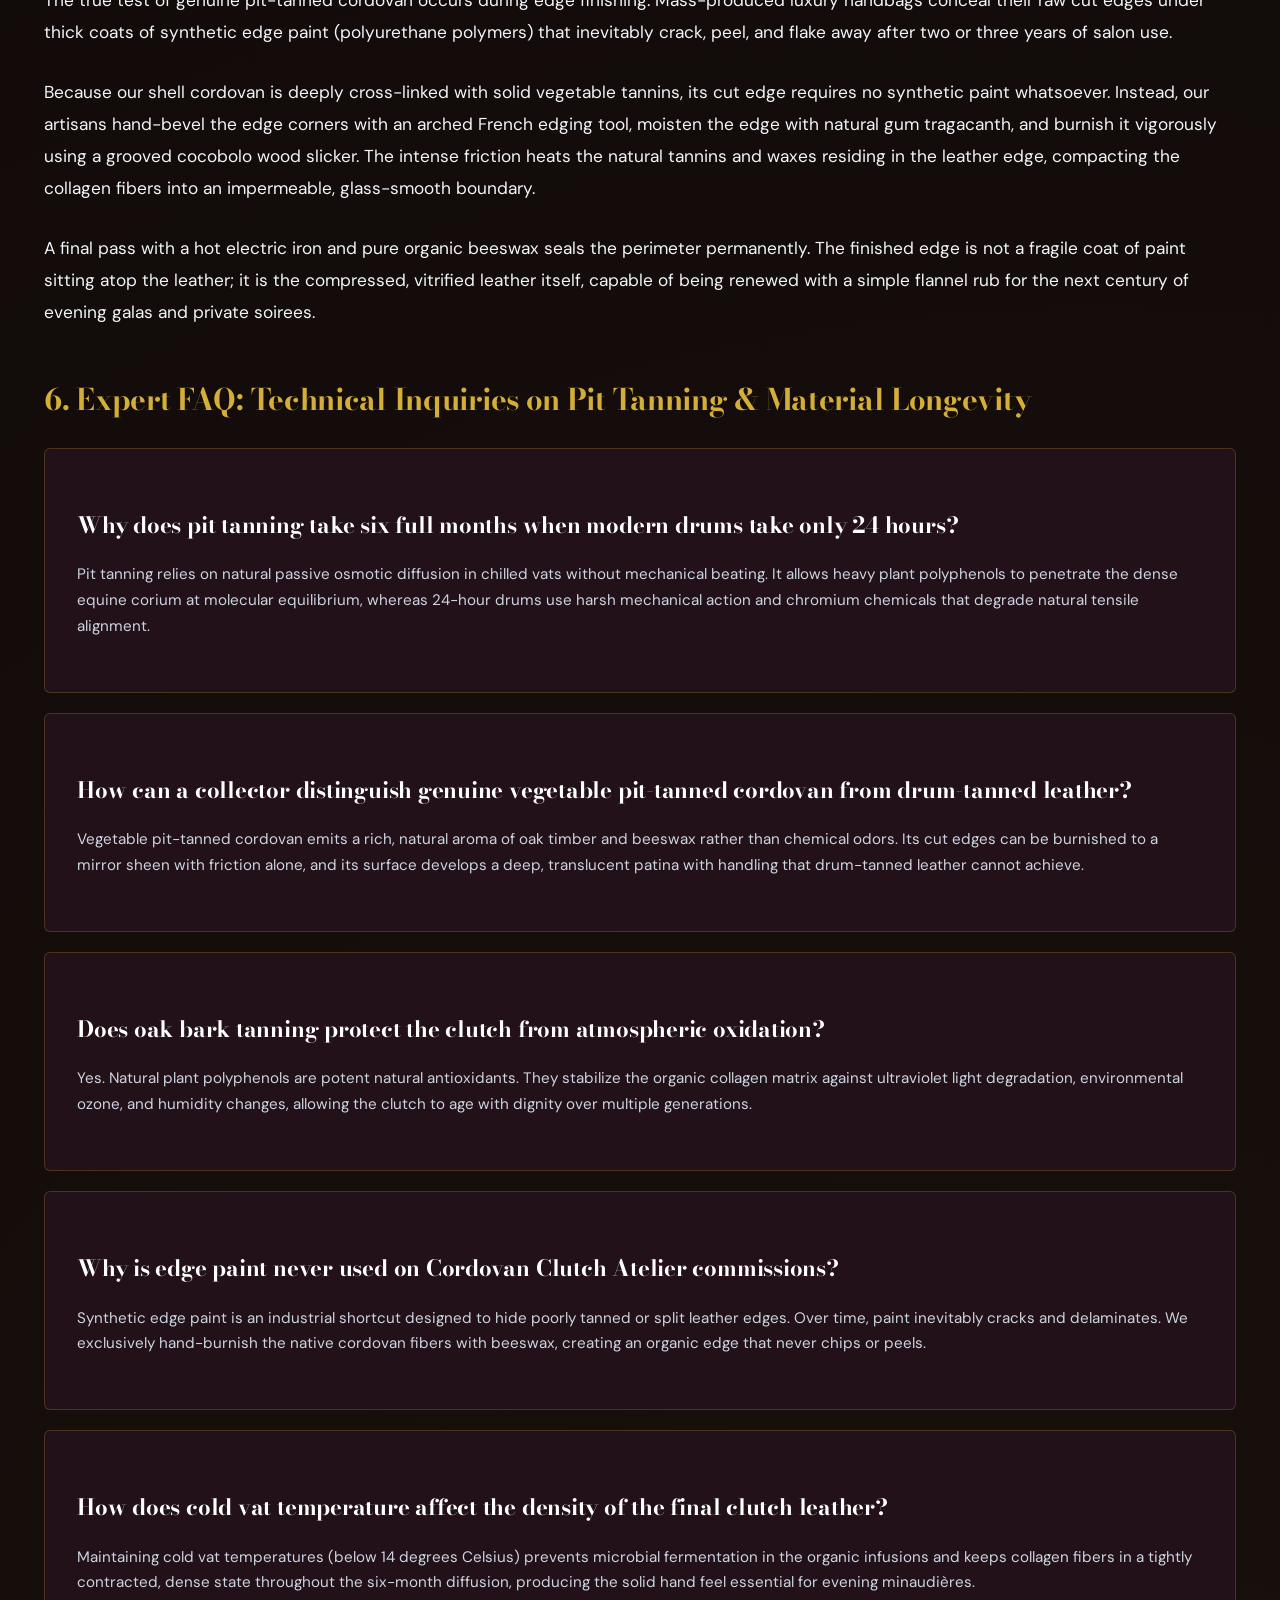
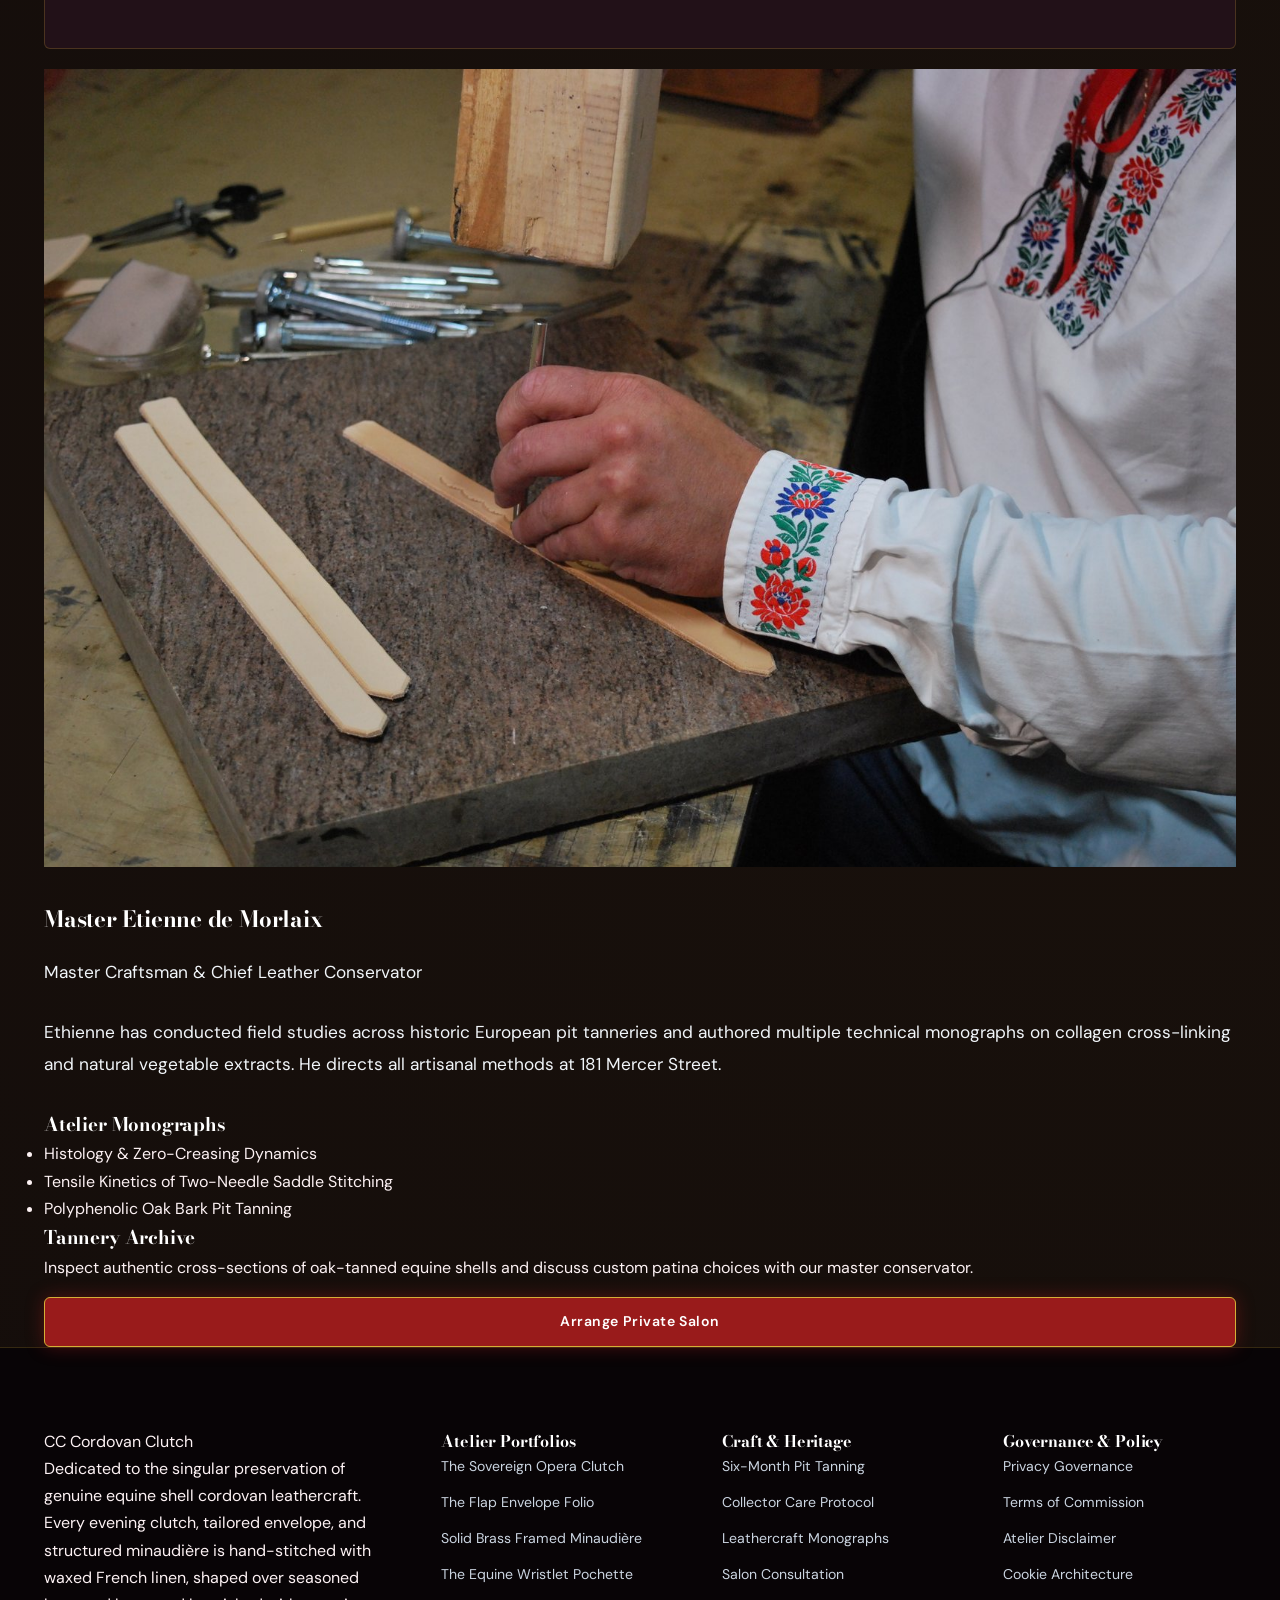
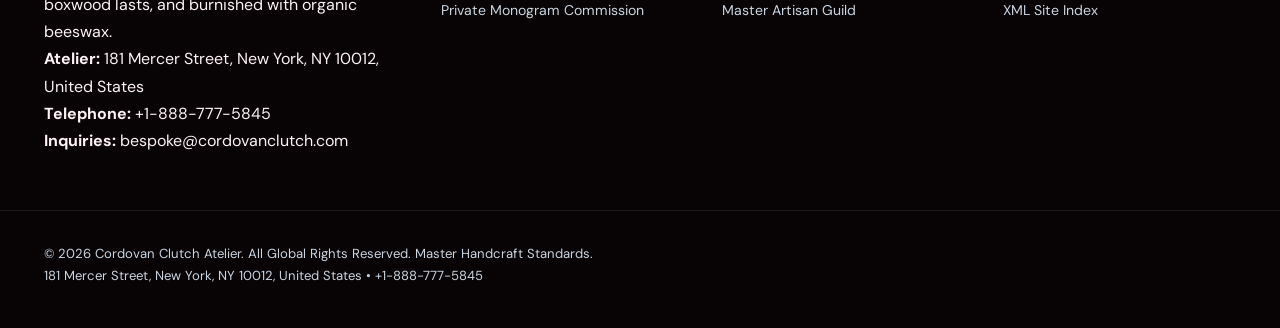
<file: blog/blog-3.html>
<!DOCTYPE html>
<html lang="en">
<head>
    <!-- Google tag (gtag.js) -->
    <script async src="https://www.googletagmanager.com/gtag/js?id=G-0LY0HY7L01"></script>
    <script>
      window.dataLayer = window.dataLayer || [];
      function gtag(){dataLayer.push(arguments);}
      gtag('js', new Date());
      gtag('config', 'G-0LY0HY7L01');
    </script>
    <meta charset="UTF-8">
    <meta name="viewport" content="width=device-width, initial-scale=1.0">
    <title>Polyphenolic Cross-Linking in Six-Month Pit Tanning: Oak Bark Diffusion Gradients and Structural Density | Cordovan Clutch Atelier</title>
    <meta name="description" content="An exhaustive chemical and artisanal monograph on traditional cold-botanical pit tanning of equine shell cordovan using oak bark and chestnut tannins over six months.">
    <link rel="canonical" href="https://cordovanclutch.com/../">
    
    <!-- Open Graph -->
    <meta property="og:title" content="Polyphenolic Cross-Linking in Six-Month Pit Tanning: Oak Bark Diffusion Gradients and Structural Density | Cordovan Clutch Atelier">
    <meta property="og:description" content="An exhaustive chemical and artisanal monograph on traditional cold-botanical pit tanning of equine shell cordovan using oak bark and chestnut tannins over six months.">
    <meta property="og:type" content="article">
    <meta property="og:url" content="https://cordovanclutch.com/../">
    <meta property="og:image" content="https://cordovanclutch.com/assets/images/cordovan-hero-evening-clutch-burgundy.jpg">

    <!-- Google Fonts -->
    <link rel="preconnect" href="https://fonts.googleapis.com">
    <link rel="preconnect" href="https://fonts.gstatic.com" crossorigin>
    <link href="https://fonts.googleapis.com/css2?family=Bodoni+Moda:ital,opsz,wght@0,6..96,400;0,6..96,700;0,6..96,800;1,6..96,400;1,6..96,700&family=DM+Sans:ital,opsz,wght@0,9..40,300;0,9..40,400;0,9..40,500;0,9..40,600;0,9..40,700;1,9..40,400&family=Marcellus&display=swap" rel="stylesheet">
    
    <link rel="stylesheet" href="../assets/css/style.css">
    <script type="application/ld+json">
    {
      "@context": "https://schema.org",
      "@type": "TechArticle",
      "headline": "Polyphenolic Cross-Linking in Six-Month Pit Tanning: Oak Bark Diffusion Gradients and Structural Density",
      "description": "An exhaustive chemical and artisanal monograph on traditional cold-botanical pit tanning of equine shell cordovan using oak bark and chestnut tannins over six months.",
      "author": {
        "@type": "Person",
        "name": "Master Etienne de Morlaix",
        "jobTitle": "Master Leather Craftsman & Tanning Conservator"
      },
      "publisher": {
        "@type": "Organization",
        "name": "Cordovan Clutch Atelier",
        "url": "https://cordovanclutch.com",
        "address": {
          "@type": "PostalAddress",
          "streetAddress": "181 Mercer Street",
          "addressLocality": "New York",
          "addressRegion": "NY",
          "postalCode": "10012",
          "addressCountry": "United States"
        },
        "telephone": "+1-888-777-5845"
      },
      "datePublished": "2026-03-08",
      "mainEntityOfPage": "https://cordovanclutch.com/blog/blog-3.html"
    }
    </script>
</head>
<body>

    <!-- Header -->
    <header class="site-header">
        <div class="header-inner">
            <a href="../index.html" class="brand-logo" aria-label="Cordovan Clutch Atelier Home">
                <span class="logo-emblem">CC</span>
                <span class="logo-text">Cordovan Clutch</span>
            </a>
            <nav class="desktop-nav" aria-label="Main Navigation">
                <a href="../index.html" class="nav-link">Atelier Flagship</a>
                <a href="../about.html" class="nav-link">Tannery Heritage</a>
                <a href="../services.html" class="nav-link">Bespoke Clutches</a>
                <a href="../faq.html" class="nav-link">Collector FAQ</a>
                <a href="../blog.html" class="nav-link">Leathercraft Treatises</a>
            </nav>
            <div class="header-actions">
                <a href="../contact.html" class="btn btn-primary header-cta">Commission Clutch</a>
                <button class="mobile-toggle" id="mobile-toggle" aria-label="Toggle Navigation Menu">
                    <span class="bar"></span>
                    <span class="bar"></span>
                    <span class="bar"></span>
                </button>
            </div>
        </div>
    </header>

    <!-- Mobile Drawer -->
    <div class="mobile-drawer" id="mobile-drawer" aria-label="Mobile Navigation Menu">
        <nav class="mobile-nav">
            <a href="../index.html" class="mobile-nav-link">Atelier Flagship</a>
            <a href="../about.html" class="mobile-nav-link">Tannery Heritage</a>
            <a href="../services.html" class="mobile-nav-link">Bespoke Clutches</a>
            <a href="../faq.html" class="mobile-nav-link">Collector FAQ</a>
            <a href="../blog.html" class="mobile-nav-link">Leathercraft Treatises</a>
            <a href="../contact.html" class="btn btn-primary" style="margin-top: 1.5rem;">Commission Clutch</a>
        </nav>
    </div>

    <main class="main-content">
        <div class="article-masthead">
            <div class="container article-masthead-inner">
                <div class="article-meta-top">
                    <span class="category-badge">Biochemical Tanning & Material Science</span>
                    <span class="read-time"><i class="badge-dot"></i> 16 Min Master Treatise</span>
                    <span class="pub-date"><i class="badge-dot"></i> Published March 08, 2026</span>
                </div>
                <h1 class="article-title">Polyphenolic Cross-Linking in Six-Month Pit Tanning: Oak Bark Diffusion Gradients and Structural Density</h1>
                <p class="article-subtitle">
                    A scientific exploration of historical pit tanning for equine shell cordovan. Why rapid 24-hour chrome drums destroy leather fiber resilience, and how half a year of passive immersion in natural oak bark infusion creates an unyielding structural core for luxury clutches.
                </p>
                <div class="author-bar">
                    <div class="author-avatar-group">
                        <img src="../assets/images/cordovan-artisan-craftsman-portrait.jpg" alt="Master Etienne de Morlaix" class="author-avatar-img">
                        <div>
                            <span class="author-name">Master Etienne de Morlaix</span>
                            <span class="author-title">Principal Conservator & Master Leather Artisan</span>
                        </div>
                    </div>
                    <div class="author-meta-item">
                        <span class="meta-label">Conservation Laboratory:</span>
                        <span class="meta-val">181 Mercer Street, New York, NY 10012</span>
                    </div>
                </div>
            </div>
        </div>

        <div class="container article-layout">
            <article class="article-body">
                <figure class="article-lead-figure">
                    <img src="../assets/images/cordovan-tannery-vegetable-tanning-pits.jpg" alt="Traditional oak bark vegetable tanning pit vats" class="article-lead-img">
                    <figcaption>Subterranean timber pit vats filled with cold oak bark and chestnut vegetable solution. Equine shells undergo gentle passive diffusion across six continuous months.</figcaption>
                </figure>

                <section class="article-section">
                    <h2>1. The Chemistry of Preservation: Transforming Putrescible Protein into Everlasting Cordovan</h2>
                    <p>
                        In its untreated biological state, animal hide is an organic compound consisting predominantly of water, fats, and structural collagen proteins. If left moist and untreated, enzymatic action and environmental microorganisms rapidly decompose the collagen peptide chains. The historic mission of tanning is the permanent conversion of putrescible organic tissue into an immutable, chemically stable, and flexible biomaterial capable of resisting rot, bacterial degradation, and thermal shrinkage.
                    </p>
                    <p>
                        Over 90% of global commercial leather today is produced using rapid mineral tanning with basic chromium sulfate salts inside violent, motorized rotating wooden drums. In drum tanning, intense mechanical friction forces chromium ions into the hide in under twenty-four hours. While commercially advantageous, chromium tanning imparts a pale bluish-gray hue, leaves a rubbery, lifeless hand feel, and introduces volatile synthetic residues that prevent long-term patina formation.
                    </p>
                    <p>
                        At Cordovan Clutch Atelier, we adhere unequivocally to the ancient European method of cold-botanical pit tanning. Rather than subjecting delicate equine corium fibers to the abrasive turbulence of spinning drums, the shells are suspended vertically in deep subterranean timber pits filled with chilled, natural botanical infusions. This method requires a full six months of patient diffusion, allowing complex organic tannins to gently permeat each collagen fibril to its deepest atomic layer.
                    </p>
                </section>

                <section class="article-section">
                    <h2>2. Botanical Polyphenols: The Synergy of Oak Bark and Chestnut Extracts</h2>
                    <p>
                        The tanning efficacy of our pit infusions relies on carefully calibrated blends of hydrolysable and condensed vegetable tannins extracted from sustainably harvested European timber. The foundational ingredient is the bark of mature English and Mediterranean oak trees (<em>Quercus robur</em> and <em>Quercus petraea</em>). Oak bark provides high concentrations of ellagitannins—complex polyphenolic macromolecules capable of forming multi-point hydrogen bonds across the glycine-proline-hydroxyproline repeating triads of the collagen helix.
                    </p>
                    <p>
                        To balance the firming properties of oak bark, master tanners introduce modest proportions of sweet chestnut timber extract (<em>Castanea sativa</em>) and mimosa bark (<em>Acacia mearnsii</em>). Chestnut tannins possess larger molecular masses that impart fullness, solid body, and rich reddish-brown coloration, while mimosa accelerates deep interstitial penetration without case-hardening the exterior shell surface.
                    </p>
                    <p>
                        The chemical interaction is an organic masterpiece: the phenolic hydroxyl groups of the plant tannins displace hydration water molecules bound to the collagen fibrils, forming permanent cross-links across adjacent peptide backbones. This cross-linking raises the hydrothermal denaturation temperature of the raw hide from 62 degrees Celsius to over 88 degrees Celsius, transforming the equine corium into a heat-resistant, weather-resilient luxury leather.
                    </p>
                </section>

                <!-- Comparison Table -->
                <section class="article-section">
                    <h2>3. Tanning Methodology Matrix: Six-Month Botanical Pit Tanning vs 24-Hour Drum Tanning</h2>
                    <p>
                        A systematic chemical and structural comparison of tanning protocols demonstrates why pit-tanned shell cordovan retains superior structural memory:
                    </p>
                    <div class="table-responsive">
                        <table class="data-table">
                            <thead>
                                <tr>
                                    <th>Processing Dimension</th>
                                    <th>Six-Month Vegetable Pit Tanning</th>
                                    <th>24-Hour Drum Chrome Tanning</th>
                                    <th>Impact on Bespoke Evening Bags</th>
                                </tr>
                            </thead>
                            <tbody>
                                <tr>
                                    <td><strong>Duration & Velocity</strong></td>
                                    <td>180 Days of passive diffusion</td>
                                    <td>18 to 24 Hours under violent motor rotation</td>
                                    <td>Zero fiber shear or mechanical bruising</td>
                                </tr>
                                <tr>
                                    <td><strong>Tanning Chemistry</strong></td>
                                    <td>100% Botanical oak bark & chestnut tannins</td>
                                    <td>Basic chromium sulfate mineral salts</td>
                                    <td>Natural wood aromas, zero chemical odors</td>
                                </tr>
                                <tr>
                                    <td><strong>Dimensional Memory</strong></td>
                                    <td>High structural memory; holds crisp bag folds</td>
                                    <td>Spongy, flexible, lacks architectural rigidity</td>
                                    <td>Maintains sharp clutch geometry without cardboard</td>
                                </tr>
                                <tr>
                                    <td><strong>Patina Capacity</strong></td>
                                    <td>Deepens, darkens, and increases mirror luster</td>
                                    <td>Static surface; fades or discolors over time</td>
                                    <td>Evolves into an heirloom collector artifact</td>
                                </tr>
                                <tr>
                                    <td><strong>Environmental Profile</strong></td>
                                    <td>Fully biodegradable, non-toxic organic effluents</td>
                                    <td>Heavy metal waste, toxic chemical sludge</td>
                                    <td>Pure ecological respect and artisan sustainability</td>
                                </tr>
                            </tbody>
                        </table>
                    </div>
                </section>

                <section class="article-section">
                    <figure class="article-inline-figure">
                        <img src="../assets/images/cordovan-leather-edge-beveler-tool.jpg" alt="Artisan hand-bevelling cordovan leather edge" class="article-inline-img">
                        <figcaption>Edge beveling on pit-tanned cordovan. The uncompressed, dense vegetable-tanned fibers bevel cleanly without feathering or mushrooming.</figcaption>
                    </figure>

                    <h2>4. The Osmotic Diffusion Gradient: The Multi-Pit Counter-Current Cascade</h2>
                    <p>
                        One of the most delicate challenges in botanical tanning is avoiding "case hardening." If a raw, untanned equine shell is plunged directly into a strong, concentrated tanning solution, the abundant polyphenols immediately cross-link the outermost collagen layer into a hard, impermeable rind. This barrier prevents tannins from ever reaching the center of the hide, leaving the internal core raw, vulnerable to rotting, and structurally hollow.
                    </p>
                    <p>
                        To guarantee total, uniform molecular saturation, Cordovan Clutch Atelier tanneries utilize a counter-current cascade of up to fifteen subterranean pits. The process begins in the weakest solution pits—often containing tannin concentrations under 1.5% by weight. As the hide spends weeks absorbing these gentle tannins, it is progressively transferred into successive pits of incrementally higher concentration and specific gravity, ending in deep tanning pits measuring over 8.5% tannin concentration.
                    </p>
                    <p>
                        This slow osmotic progression ensures that tannins gently migrate to the innermost center of the equine corium at an identical rate as the surface. When a finished shell is cut through with a razor in our New York atelier, the cross-section reveals an absolutely homogeneous, rich hazelnut-tan coloration throughout the entire 2.0-millimeter thickness, with no pale, untanned fiber zones.
                    </p>
                </section>

                <section class="article-section">
                    <h2>5. Structural Density and the Art of the Hand-Burnished Beeswax Edge</h2>
                    <p>
                        The true test of genuine pit-tanned cordovan occurs during edge finishing. Mass-produced luxury handbags conceal their raw cut edges under thick coats of synthetic edge paint (polyurethane polymers) that inevitably crack, peel, and flake away after two or three years of salon use.
                    </p>
                    <p>
                        Because our shell cordovan is deeply cross-linked with solid vegetable tannins, its cut edge requires no synthetic paint whatsoever. Instead, our artisans hand-bevel the edge corners with an arched French edging tool, moisten the edge with natural gum tragacanth, and burnish it vigorously using a grooved cocobolo wood slicker. The intense friction heats the natural tannins and waxes residing in the leather edge, compacting the collagen fibers into an impermeable, glass-smooth boundary.
                    </p>
                    <p>
                        A final pass with a hot electric iron and pure organic beeswax seals the perimeter permanently. The finished edge is not a fragile coat of paint sitting atop the leather; it is the compressed, vitrified leather itself, capable of being renewed with a simple flannel rub for the next century of evening galas and private soirees.
                    </p>
                </section>

                <!-- Expert FAQ Section -->
                <section class="article-section faq-embed-section">
                    <h2>6. Expert FAQ: Technical Inquiries on Pit Tanning & Material Longevity</h2>
                    <div class="faq-accordion-group">
                        <div class="faq-item">
                            <h3 class="faq-question">Why does pit tanning take six full months when modern drums take only 24 hours?</h3>
                            <div class="faq-answer">
                                <p>Pit tanning relies on natural passive osmotic diffusion in chilled vats without mechanical beating. It allows heavy plant polyphenols to penetrate the dense equine corium at molecular equilibrium, whereas 24-hour drums use harsh mechanical action and chromium chemicals that degrade natural tensile alignment.</p>
                            </div>
                        </div>
                        <div class="faq-item">
                            <h3 class="faq-question">How can a collector distinguish genuine vegetable pit-tanned cordovan from drum-tanned leather?</h3>
                            <div class="faq-answer">
                                <p>Vegetable pit-tanned cordovan emits a rich, natural aroma of oak timber and beeswax rather than chemical odors. Its cut edges can be burnished to a mirror sheen with friction alone, and its surface develops a deep, translucent patina with handling that drum-tanned leather cannot achieve.</p>
                            </div>
                        </div>
                        <div class="faq-item">
                            <h3 class="faq-question">Does oak bark tanning protect the clutch from atmospheric oxidation?</h3>
                            <div class="faq-answer">
                                <p>Yes. Natural plant polyphenols are potent natural antioxidants. They stabilize the organic collagen matrix against ultraviolet light degradation, environmental ozone, and humidity changes, allowing the clutch to age with dignity over multiple generations.</p>
                            </div>
                        </div>
                        <div class="faq-item">
                            <h3 class="faq-question">Why is edge paint never used on Cordovan Clutch Atelier commissions?</h3>
                            <div class="faq-answer">
                                <p>Synthetic edge paint is an industrial shortcut designed to hide poorly tanned or split leather edges. Over time, paint inevitably cracks and delaminates. We exclusively hand-burnish the native cordovan fibers with beeswax, creating an organic edge that never chips or peels.</p>
                            </div>
                        </div>
                        <div class="faq-item">
                            <h3 class="faq-question">How does cold vat temperature affect the density of the final clutch leather?</h3>
                            <div class="faq-answer">
                                <p>Maintaining cold vat temperatures (below 14 degrees Celsius) prevents microbial fermentation in the organic infusions and keeps collagen fibers in a tightly contracted, dense state throughout the six-month diffusion, producing the solid hand feel essential for evening minaudières.</p>
                            </div>
                        </div>
                    </div>
                </section>

                <!-- Author Bio Card -->
                <div class="author-bio-card">
                    <img src="../assets/images/cordovan-artisan-craftsman-portrait.jpg" alt="Master Etienne de Morlaix" class="author-bio-avatar">
                    <div class="author-bio-text">
                        <h3 class="author-bio-name">Master Etienne de Morlaix</h3>
                        <p class="author-bio-role">Master Craftsman & Chief Leather Conservator</p>
                        <p class="author-bio-summary">
                            Ethienne has conducted field studies across historic European pit tanneries and authored multiple technical monographs on collagen cross-linking and natural vegetable extracts. He directs all artisanal methods at 181 Mercer Street.
                        </p>
                    </div>
                </div>
            </article>

            <!-- Sidebar -->
            <aside class="article-sidebar">
                <div class="sidebar-widget">
                    <h3 class="widget-title">Atelier Monographs</h3>
                    <ul class="widget-list">
                        <li><a href="blog-1.html">Histology & Zero-Creasing Dynamics</a></li>
                        <li><a href="blog-2.html">Tensile Kinetics of Two-Needle Saddle Stitching</a></li>
                        <li><a href="blog-3.html" class="active-link">Polyphenolic Oak Bark Pit Tanning</a></li>
                    </ul>
                </div>

                <div class="sidebar-widget consultation-widget">
                    <h3 class="widget-title">Tannery Archive</h3>
                    <p>Inspect authentic cross-sections of oak-tanned equine shells and discuss custom patina choices with our master conservator.</p>
                    <a href="../contact.html" class="btn btn-primary" style="width: 100%; text-align: center; margin-top: 1rem;">Arrange Private Salon</a>
                </div>
            </aside>
        </div>
    </main>

    <!-- Site Footer -->
    <footer class="site-footer">
        <div class="container footer-grid">
            <div class="footer-col brand-col">
                <a href="../index.html" class="footer-logo">
                    <span class="logo-emblem">CC</span>
                    <span class="logo-text">Cordovan Clutch</span>
                </a>
                <p class="footer-bio">
                    Dedicated to the singular preservation of genuine equine shell cordovan leathercraft. Every evening clutch, tailored envelope, and structured minaudière is hand-stitched with waxed French linen, shaped over seasoned boxwood lasts, and burnished with organic beeswax.
                </p>
                <div class="footer-contact-details">
                    <p class="contact-line"><strong>Atelier:</strong> 181 Mercer Street, New York, NY 10012, United States</p>
                    <p class="contact-line"><strong>Telephone:</strong> +1-888-777-5845</p>
                    <p class="contact-line"><strong>Inquiries:</strong> bespoke@cordovanclutch.com</p>
                </div>
            </div>

            <div class="footer-col">
                <h4 class="footer-heading">Atelier Portfolios</h4>
                <ul class="footer-links">
                    <li><a href="../services.html#opera-clutch">The Sovereign Opera Clutch</a></li>
                    <li><a href="../services.html#flap-envelope">The Flap Envelope Folio</a></li>
                    <li><a href="../services.html#minaudiere">Solid Brass Framed Minaudière</a></li>
                    <li><a href="../services.html#wristlet">The Equine Wristlet Pochette</a></li>
                    <li><a href="../services.html#bespoke">Private Monogram Commission</a></li>
                </ul>
            </div>

            <div class="footer-col">
                <h4 class="footer-heading">Craft & Heritage</h4>
                <ul class="footer-links">
                    <li><a href="../about.html">Six-Month Pit Tanning</a></li>
                    <li><a href="../faq.html">Collector Care Protocol</a></li>
                    <li><a href="../blog.html">Leathercraft Monographs</a></li>
                    <li><a href="../contact.html">Salon Consultation</a></li>
                    <li><a href="../about.html#master-craftsman">Master Artisan Guild</a></li>
                </ul>
            </div>

            <div class="footer-col">
                <h4 class="footer-heading">Governance & Policy</h4>
                <ul class="footer-links">
                    <li><a href="../privacy-policy.html">Privacy Governance</a></li>
                    <li><a href="../terms-and-conditions.html">Terms of Commission</a></li>
                    <li><a href="../disclaimer.html">Atelier Disclaimer</a></li>
                    <li><a href="../cookie-policy.html">Cookie Architecture</a></li>
                    <li><a href="../sitemap.xml">XML Site Index</a></li>
                </ul>
            </div>
        </div>

        <div class="footer-bottom">
            <div class="container footer-bottom-inner">
                <p>&copy; 2026 Cordovan Clutch Atelier. All Global Rights Reserved. Master Handcraft Standards.</p>
                <div class="institutional-badge">
                    <span>181 Mercer Street, New York, NY 10012, United States</span> &bull; <span>+1-888-777-5845</span>
                </div>
            </div>
        </div>
    </footer>

    <script src="../assets/js/main.js"></script>
</body>
</html>
</file>
<file: assets/css/style.css>
/* Cordovan Clutch - Deep Cordovan Burgundy & Smoked Mahogany / Hand-Burnished Brass Archetype */
:root {
    --color-bg: #0d0709;
    --color-bg-alt: #160b10;
    --color-card: #221118;
    --color-card-hover: #2d1721;
    --color-border: rgba(212, 175, 55, 0.22);
    --color-border-hover: rgba(212, 175, 55, 0.48);
    
    --color-brass-gold: #d4af37;
    --color-burgundy: #991b1b;
    --color-saddle-amber: #b45309;
    --color-shell-glow: #f43f5e;
    
    --color-ivory: #fdf2f4;
    --color-text: #fdf2f4;
    --color-text-muted: #cbd5e1;
    
    --font-heading: 'Bodoni Moda', Georgia, serif;
    --font-sub: 'Marcellus', serif;
    --font-body: 'DM Sans', -apple-system, BlinkMacSystemFont, sans-serif;
    
    --radius: 6px;
    --transition: all 0.35s cubic-bezier(0.16, 1, 0.3, 1);
}

*, *::before, *::after {
    box-sizing: border-box;
    margin: 0;
    padding: 0;
}

body {
    background-color: var(--color-bg);
    color: var(--color-text);
    font-family: var(--font-body);
    font-size: 1rem;
    line-height: 1.7;
    overflow-x: hidden;
    background-image: 
        radial-gradient(circle at 14% 14%, rgba(153, 27, 27, 0.08) 0%, transparent 42%),
        radial-gradient(circle at 86% 86%, rgba(212, 175, 55, 0.06) 0%, transparent 48%);
}

a {
    color: inherit;
    text-decoration: none;
    transition: var(--transition);
}

img {
    max-width: 100%;
    height: auto;
    display: block;
}

.container {
    width: 100%;
    max-width: 1240px;
    margin: 0 auto;
    padding: 0 1.5rem;
}

/* Header & Navigation */
.site-header {
    position: sticky;
    top: 0;
    z-index: 1000;
    background: rgba(13, 7, 9, 0.94);
    backdrop-filter: blur(14px);
    -webkit-backdrop-filter: blur(14px);
    border-bottom: 1px solid var(--color-border);
}

.header-inner {
    display: flex;
    align-items: center;
    justify-content: space-between;
    height: 80px;
    gap: 1.5rem;
}

.brand-logo {
    display: flex;
    align-items: center;
    gap: 0.85rem;
    white-space: nowrap;
    text-decoration: none;
    flex-shrink: 0;
}

.brand-crest {
    display: flex;
    align-items: center;
    justify-content: center;
    width: 42px;
    height: 42px;
    border-radius: 50%;
    background: rgba(212, 175, 55, 0.12);
    border: 1px solid var(--color-brass-gold);
    color: var(--color-brass-gold);
    font-size: 1.3rem;
}

.brand-text-wrap {
    display: flex;
    flex-direction: column;
}

.brand-name {
    font-family: var(--font-heading);
    font-size: 1.38rem;
    font-weight: 700;
    letter-spacing: 0.08em;
    color: #fff;
    white-space: nowrap;
}

.brand-name span {
    color: var(--color-brass-gold);
    font-style: italic;
}

.brand-sub {
    font-family: var(--font-sub);
    font-size: 0.72rem;
    color: var(--color-brass-gold);
    letter-spacing: 0.14em;
    text-transform: uppercase;
    white-space: nowrap;
}

.brand-badge {
    display: inline-block;
    padding: 0.2rem 0.65rem;
    font-family: var(--font-sub);
    font-size: 0.72rem;
    font-weight: 600;
    color: var(--color-brass-gold);
    background: rgba(212, 175, 55, 0.12);
    border: 1px solid rgba(212, 175, 55, 0.38);
    border-radius: 4px;
    letter-spacing: 0.12em;
    white-space: nowrap;
}

.main-nav {
    display: flex;
    align-items: center;
    gap: 1.85rem;
}

.nav-link {
    font-size: 0.95rem;
    font-weight: 500;
    color: var(--color-text-muted);
    white-space: nowrap;
    position: relative;
    padding: 0.5rem 0;
    letter-spacing: 0.02em;
}

.nav-link:hover,
.nav-link.active {
    color: #fff;
}

.nav-link.active::after {
    content: '';
    position: absolute;
    bottom: 0;
    left: 0;
    width: 100%;
    height: 2px;
    background: var(--color-brass-gold);
    box-shadow: 0 0 10px var(--color-brass-gold);
}

.header-actions {
    display: flex;
    align-items: center;
    gap: 1rem;
    flex-shrink: 0;
}

.btn {
    display: inline-flex;
    align-items: center;
    justify-content: center;
    padding: 0.75rem 1.6rem;
    font-family: var(--font-body);
    font-size: 0.88rem;
    font-weight: 600;
    border-radius: var(--radius);
    cursor: pointer;
    transition: var(--transition);
    border: 1px solid transparent;
    white-space: nowrap;
    letter-spacing: 0.04em;
}

.btn-primary {
    background: var(--color-burgundy);
    color: #fff;
    border-color: var(--color-brass-gold);
    box-shadow: 0 0 18px rgba(153, 27, 27, 0.45);
}

.btn-primary:hover {
    background: #b91c1c;
    color: #fff;
    box-shadow: 0 0 24px rgba(212, 175, 55, 0.65);
    transform: translateY(-1px);
}

.btn-outline {
    background: transparent;
    color: var(--color-text);
    border-color: var(--color-border);
}

.btn-outline:hover {
    border-color: var(--color-brass-gold);
    color: var(--color-brass-gold);
    background: rgba(212, 175, 55, 0.08);
}

.drawer-toggle {
    display: none;
    background: none;
    border: none;
    color: #fff;
    font-size: 1.5rem;
    cursor: pointer;
    padding: 0.5rem;
}

/* Mobile Drawer */
.mobile-drawer {
    display: none;
    position: fixed;
    top: 80px;
    right: 0;
    bottom: 0;
    width: 320px;
    background: #0d0709;
    border-left: 1px solid var(--color-border);
    padding: 2rem 1.5rem;
    flex-direction: column;
    gap: 1.25rem;
    z-index: 999;
    box-shadow: -10px 0 30px rgba(0, 0, 0, 0.9);
    transform: translateX(100%);
    transition: transform 0.3s cubic-bezier(0.16, 1, 0.3, 1);
}

.mobile-drawer.active {
    transform: translateX(0);
}

.mobile-drawer a {
    font-size: 1.05rem;
    color: var(--color-text-muted);
    font-weight: 500;
    padding: 0.5rem 0;
    border-bottom: 1px solid rgba(255, 255, 255, 0.06);
}

.mobile-drawer a:hover {
    color: var(--color-brass-gold);
    padding-left: 0.5rem;
}

@media (max-width: 1140px) {
    .main-nav,
    .header-actions .btn {
        display: none;
    }
    .drawer-toggle {
        display: block;
    }
    .mobile-drawer {
        display: flex;
    }
}

/* Typography & Hero */
h1, h2, h3, h4 {
    font-family: var(--font-heading);
    color: #fff;
    font-weight: 700;
    letter-spacing: -0.01em;
}

.hero-section {
    padding: 5.5rem 0 4.5rem;
    position: relative;
}

.hero-grid {
    display: grid;
    grid-template-columns: 1.15fr 0.85fr;
    gap: 4rem;
    align-items: center;
}

.hero-tag {
    display: inline-flex;
    align-items: center;
    gap: 0.5rem;
    font-family: var(--font-sub);
    font-size: 0.9rem;
    color: var(--color-brass-gold);
    background: rgba(212, 175, 55, 0.12);
    border: 1px solid rgba(212, 175, 55, 0.35);
    padding: 0.35rem 0.9rem;
    border-radius: 30px;
    margin-bottom: 1.5rem;
    letter-spacing: 0.08em;
}

.hero-title {
    font-size: clamp(2.4rem, 4.8vw, 4rem);
    line-height: 1.15;
    margin-bottom: 1.5rem;
}

.hero-title span {
    color: var(--color-brass-gold);
    font-style: italic;
    font-weight: 600;
}

.hero-lead {
    font-size: 1.15rem;
    color: var(--color-text-muted);
    line-height: 1.8;
    margin-bottom: 2.25rem;
}

.hero-stats {
    display: grid;
    grid-template-columns: repeat(3, 1fr);
    gap: 1.5rem;
    margin-top: 3rem;
    padding-top: 2rem;
    border-top: 1px solid var(--color-border);
}

.stat-number {
    font-family: var(--font-heading);
    font-size: 2.1rem;
    color: var(--color-brass-gold);
    font-weight: 700;
}

.stat-label {
    font-size: 0.78rem;
    color: var(--color-text-muted);
    font-family: var(--font-sub);
    text-transform: uppercase;
    letter-spacing: 0.08em;
}

.hero-media {
    position: relative;
}

.hero-image-wrap {
    position: relative;
    border-radius: var(--radius);
    overflow: hidden;
    border: 1px solid var(--color-border);
    box-shadow: 0 24px 48px rgba(0, 0, 0, 0.75);
}

.hero-image-wrap img {
    width: 100%;
    height: 500px;
    object-fit: cover;
}

.hero-badge-overlay {
    position: absolute;
    bottom: -1.5rem;
    left: -1.5rem;
    background: var(--color-card);
    border: 1px solid var(--color-brass-gold);
    padding: 1.25rem 1.5rem;
    border-radius: var(--radius);
    box-shadow: 0 12px 24px rgba(0, 0, 0, 0.6);
}

.badge-val {
    font-family: var(--font-heading);
    font-size: 1.45rem;
    color: var(--color-brass-gold);
    font-weight: 700;
}

.badge-sub {
    font-size: 0.78rem;
    color: var(--color-text-muted);
    text-transform: uppercase;
    letter-spacing: 0.06em;
}

/* Sections & Cards */
.section {
    padding: 5.5rem 0;
}

.section-alt {
    background-color: var(--color-bg-alt);
    border-top: 1px solid var(--color-border);
    border-bottom: 1px solid var(--color-border);
}

.section-header {
    text-align: center;
    max-width: 780px;
    margin: 0 auto 3.5rem;
}

.section-title {
    font-size: clamp(2rem, 3.2vw, 2.75rem);
    margin-bottom: 1rem;
}

.section-subtitle {
    color: var(--color-text-muted);
    font-size: 1.05rem;
    line-height: 1.7;
}

.grid-3 {
    display: grid;
    grid-template-columns: repeat(3, 1fr);
    gap: 2rem;
}

.grid-2 {
    display: grid;
    grid-template-columns: repeat(2, 1fr);
    gap: 2.5rem;
}

.grid-4 {
    display: grid;
    grid-template-columns: repeat(4, 1fr);
    gap: 1.75rem;
}

@media (max-width: 1024px) {
    .grid-4 {
        grid-template-columns: repeat(2, 1fr);
    }
}
@media (max-width: 640px) {
    .grid-4 {
        grid-template-columns: 1fr;
    }
}

.card {
    background: var(--color-card);
    border: 1px solid var(--color-border);
    border-radius: var(--radius);
    padding: 2.25rem;
    transition: var(--transition);
    display: flex;
    flex-direction: column;
}

.card:hover {
    background: var(--color-card-hover);
    border-color: var(--color-brass-gold);
    transform: translateY(-4px);
    box-shadow: 0 12px 28px rgba(212, 175, 55, 0.12);
}

.card-img-wrap {
    width: 100%;
    height: 220px;
    border-radius: 4px;
    overflow: hidden;
    margin-bottom: 1.5rem;
    border: 1px solid rgba(255, 255, 255, 0.08);
}

.card-img-wrap img {
    width: 100%;
    height: 100%;
    object-fit: cover;
    transition: transform 0.5s ease;
}

.card:hover .card-img-wrap img {
    transform: scale(1.05);
}

.card-tag {
    font-family: var(--font-sub);
    font-size: 0.78rem;
    color: var(--color-brass-gold);
    letter-spacing: 0.1em;
    margin-bottom: 0.65rem;
    text-transform: uppercase;
}

.card-title {
    font-size: 1.35rem;
    margin-bottom: 0.85rem;
}

.card-text {
    color: var(--color-text-muted);
    font-size: 0.95rem;
    line-height: 1.7;
    margin-bottom: 1.5rem;
    flex-grow: 1;
}

/* Article & Blog Typography */
.article-container {
    max-width: 860px;
    margin: 0 auto;
    padding: 4.5rem 1.5rem 6rem;
}

.article-masthead {
    margin-bottom: 2.5rem;
    text-align: center;
}

.article-title {
    font-size: clamp(2.2rem, 3.8vw, 3.2rem);
    line-height: 1.2;
    margin-bottom: 1.25rem;
}

.article-meta {
    font-size: 0.88rem;
    color: var(--color-brass-gold);
    font-family: var(--font-sub);
    letter-spacing: 0.06em;
}

.article-featured-img {
    border-radius: var(--radius);
    overflow: hidden;
    margin-bottom: 3rem;
    border: 1px solid var(--color-border);
    box-shadow: 0 16px 36px rgba(0, 0, 0, 0.6);
}

.article-featured-img img {
    width: 100%;
    max-height: 480px;
    object-fit: cover;
}

.article-body {
    font-size: 1.08rem;
    line-height: 1.85;
    color: #f1f5f9;
}

.article-body p {
    margin-bottom: 1.75rem;
}

.article-body h2 {
    font-size: 1.85rem;
    margin: 2.75rem 0 1.25rem;
    color: var(--color-brass-gold);
}

.article-body h3 {
    font-size: 1.4rem;
    margin: 2rem 0 1rem;
    color: #fff;
}

.data-table {
    width: 100%;
    border-collapse: collapse;
    margin: 2.5rem 0;
    font-size: 0.92rem;
    background: var(--color-card);
    border: 1px solid var(--color-border);
    border-radius: var(--radius);
    overflow: hidden;
}

.data-table th, .data-table td {
    padding: 1rem 1.25rem;
    text-align: left;
    border-bottom: 1px solid rgba(212, 175, 55, 0.12);
}

.data-table th {
    background: rgba(212, 175, 55, 0.12);
    color: var(--color-brass-gold);
    font-family: var(--font-sub);
    letter-spacing: 0.05em;
    font-weight: 700;
}

.callout-box {
    background: rgba(212, 175, 55, 0.08);
    border-left: 3px solid var(--color-brass-gold);
    padding: 1.5rem 2rem;
    margin: 2.5rem 0;
    border-radius: 0 var(--radius) var(--radius) 0;
}

.callout-title {
    font-family: var(--font-sub);
    color: var(--color-brass-gold);
    font-size: 1.05rem;
    font-weight: 700;
    margin-bottom: 0.5rem;
}

.faq-item {
    background: var(--color-card);
    border: 1px solid var(--color-border);
    border-radius: var(--radius);
    padding: 1.5rem 2rem;
    margin-bottom: 1.25rem;
}

.faq-question {
    font-family: var(--font-heading);
    font-size: 1.2rem;
    color: #fff;
    margin-bottom: 0.75rem;
}

.faq-answer {
    color: var(--color-text-muted);
    font-size: 0.95rem;
    line-height: 1.7;
}

.author-card {
    display: flex;
    align-items: center;
    gap: 1.5rem;
    background: var(--color-card);
    border: 1px solid var(--color-border);
    padding: 1.75rem;
    border-radius: var(--radius);
    margin-top: 3.5rem;
}

.author-avatar {
    width: 68px;
    height: 68px;
    border-radius: 50%;
    background: rgba(212, 175, 55, 0.15);
    border: 2px solid var(--color-brass-gold);
    display: flex;
    align-items: center;
    justify-content: center;
    color: var(--color-brass-gold);
    font-size: 1.8rem;
    flex-shrink: 0;
}

.author-name {
    font-family: var(--font-heading);
    font-size: 1.2rem;
    color: #fff;
}

.author-role {
    font-size: 0.8rem;
    color: var(--color-brass-gold);
    font-family: var(--font-sub);
    letter-spacing: 0.06em;
}

/* Footer */
.site-footer {
    background: #080406;
    border-top: 1px solid var(--color-border);
    padding: 5rem 0 2.5rem;
}

.footer-grid {
    display: grid;
    grid-template-columns: 1.5fr 1fr 1fr 1fr;
    gap: 3rem;
    margin-bottom: 3.5rem;
}

.footer-desc {
    color: var(--color-text-muted);
    font-size: 0.92rem;
    line-height: 1.7;
    margin-top: 1rem;
    max-width: 320px;
}

.footer-title {
    font-family: var(--font-sub);
    color: var(--color-brass-gold);
    font-size: 0.92rem;
    letter-spacing: 0.1em;
    margin-bottom: 1.25rem;
    text-transform: uppercase;
}

.footer-links {
    list-style: none;
    display: flex;
    flex-direction: column;
    gap: 0.75rem;
}

.footer-links a, .footer-links li {
    color: var(--color-text-muted);
    font-size: 0.88rem;
    transition: var(--transition);
}

.footer-links a:hover {
    color: var(--color-brass-gold);
    padding-left: 0.3rem;
}

.footer-bottom {
    border-top: 1px solid rgba(255, 255, 255, 0.08);
    padding-top: 2rem;
    display: flex;
    align-items: center;
    justify-content: space-between;
    font-size: 0.82rem;
    color: var(--color-text-muted);
}

@media (max-width: 960px) {
    .hero-grid,
    .footer-grid,
    .grid-3,
    .grid-2 {
        grid-template-columns: 1fr;
        gap: 2.5rem;
    }
    .hero-image-wrap img {
        height: 380px;
    }
    .footer-bottom {
        flex-direction: column;
        gap: 1rem;
        text-align: center;
    }
}
</file>
